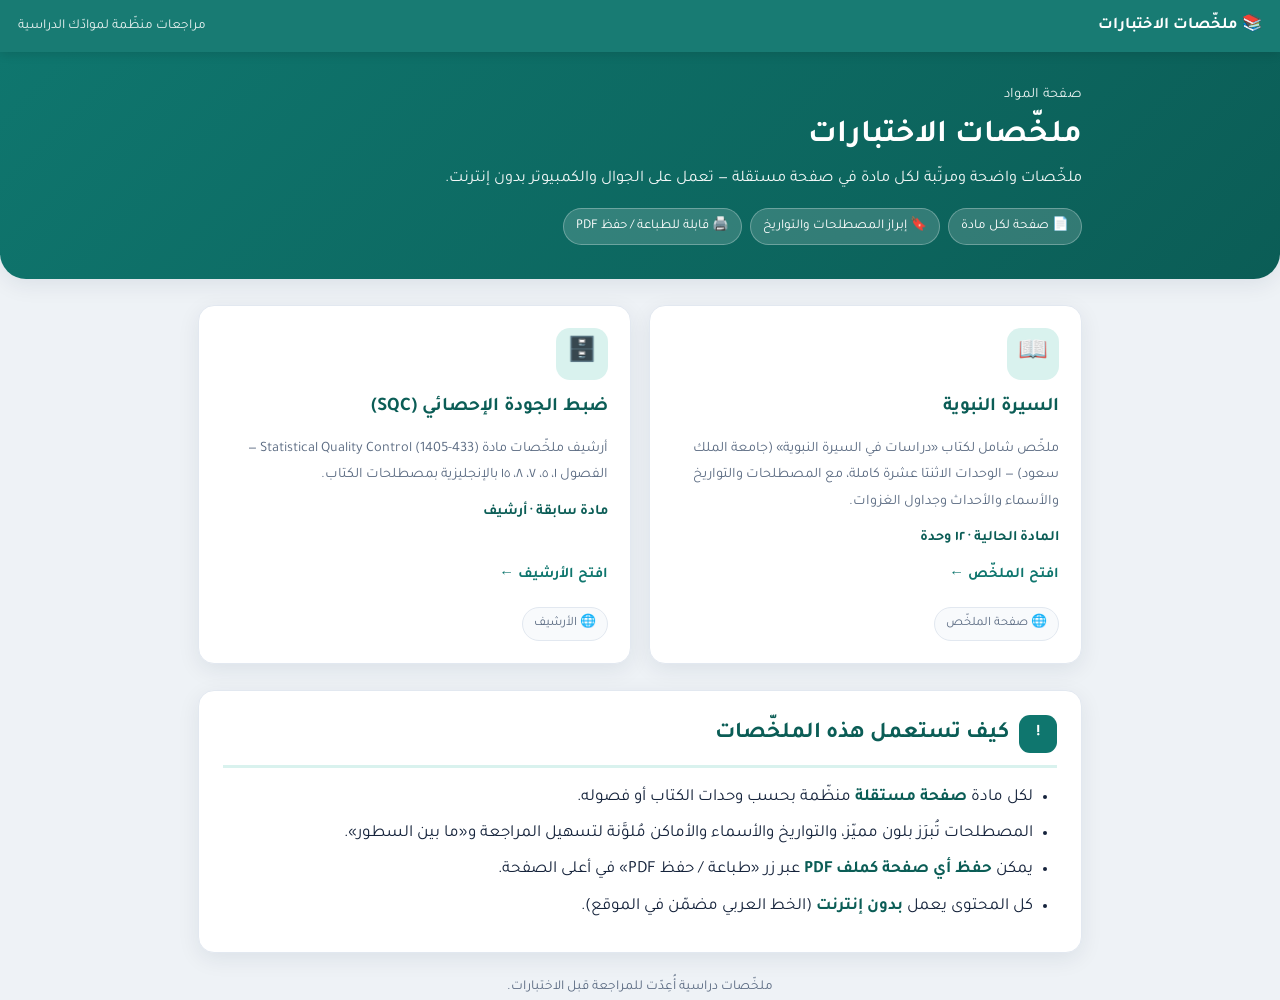
<file: docs/index.html>
<!DOCTYPE html>
<html lang="ar" dir="rtl">
<head>
<meta charset="utf-8">
<meta name="viewport" content="width=device-width, initial-scale=1">
<title>ملخّصات الاختبارات</title>
<meta name="description" content="ملخّصات دراسية منظّمة لموادّ الاختبارات: السيرة النبوية (دراسات في السيرة النبوية)، وأرشيف ضبط الجودة الإحصائي (SQC).">
<link rel="stylesheet" href="assets/fonts.css">
<link rel="stylesheet" href="assets/styles.css">
</head>
<body dir="rtl">
<div class="topbar">
  <span class="brand">📚 ملخّصات الاختبارات</span>
  <span style="font-size:.85rem;opacity:.9">مراجعات منظّمة لموادّك الدراسية</span>
</div>

<header class="hero">
  <div class="wrap">
    <p class="eyebrow">صفحة المواد</p>
    <h1>ملخّصات الاختبارات</h1>
    <p class="sub">ملخّصات واضحة ومرتّبة لكل مادة في صفحة مستقلة — تعمل على الجوال والكمبيوتر بدون إنترنت.</p>
    <div class="chips">
      <span class="chip">📄 صفحة لكل مادة</span>
      <span class="chip">🔖 إبراز المصطلحات والتواريخ</span>
      <span class="chip">🖨️ قابلة للطباعة / حفظ PDF</span>
    </div>
  </div>
</header>

<main class="wrap">
  <div class="cards">

    <div class="card">
      <a class="card-main" href="seerah.html">
        <span class="ico">📖</span>
        <h3>السيرة النبوية</h3>
        <p class="meta">ملخّص شامل لكتاب «دراسات في السيرة النبوية» (جامعة الملك سعود) — الوحدات الاثنتا عشرة كاملة، مع المصطلحات والتواريخ والأسماء والأحداث وجداول الغزوات.</p>
        <p class="meta accent">المادة الحالية · ١٢ وحدة</p>
        <span class="go">افتح الملخّص ←</span>
      </a>
      <div class="dl-row no-print">
        <a class="dl" href="seerah.html">🌐 صفحة الملخّص</a>
      </div>
    </div>

    <div class="card">
      <a class="card-main" href="sqc.html">
        <span class="ico">🗄️</span>
        <h3>ضبط الجودة الإحصائي (SQC)</h3>
        <p class="meta">أرشيف ملخّصات مادة Statistical Quality Control (1405-433) — الفصول ١، ٥، ٧، ٨، ١٥ بالإنجليزية بمصطلحات الكتاب.</p>
        <p class="meta accent">مادة سابقة · أرشيف</p>
        <span class="go">افتح الأرشيف ←</span>
      </a>
      <div class="dl-row no-print">
        <a class="dl" href="sqc.html">🌐 الأرشيف</a>
      </div>
    </div>

  </div>

  <section>
    <h2><span class="num">!</span> كيف تستعمل هذه الملخّصات</h2>
    <ul>
      <li>لكل مادة <strong>صفحة مستقلة</strong> منظّمة بحسب وحدات الكتاب أو فصوله.</li>
      <li>المصطلحات تُبرَز بلون مميّز، والتواريخ والأسماء والأماكن مُلوَّنة لتسهيل المراجعة و«ما بين السطور».</li>
      <li>يمكن <strong>حفظ أي صفحة كملف PDF</strong> عبر زر «طباعة / حفظ PDF» في أعلى الصفحة.</li>
      <li>كل المحتوى يعمل <strong>بدون إنترنت</strong> (الخط العربي مضمّن في الموقع).</li>
    </ul>
  </section>
</main>

<footer class="wrap">
  ملخّصات دراسية أُعِدّت للمراجعة قبل الاختبارات.
</footer>
</body>
</html>
</file>
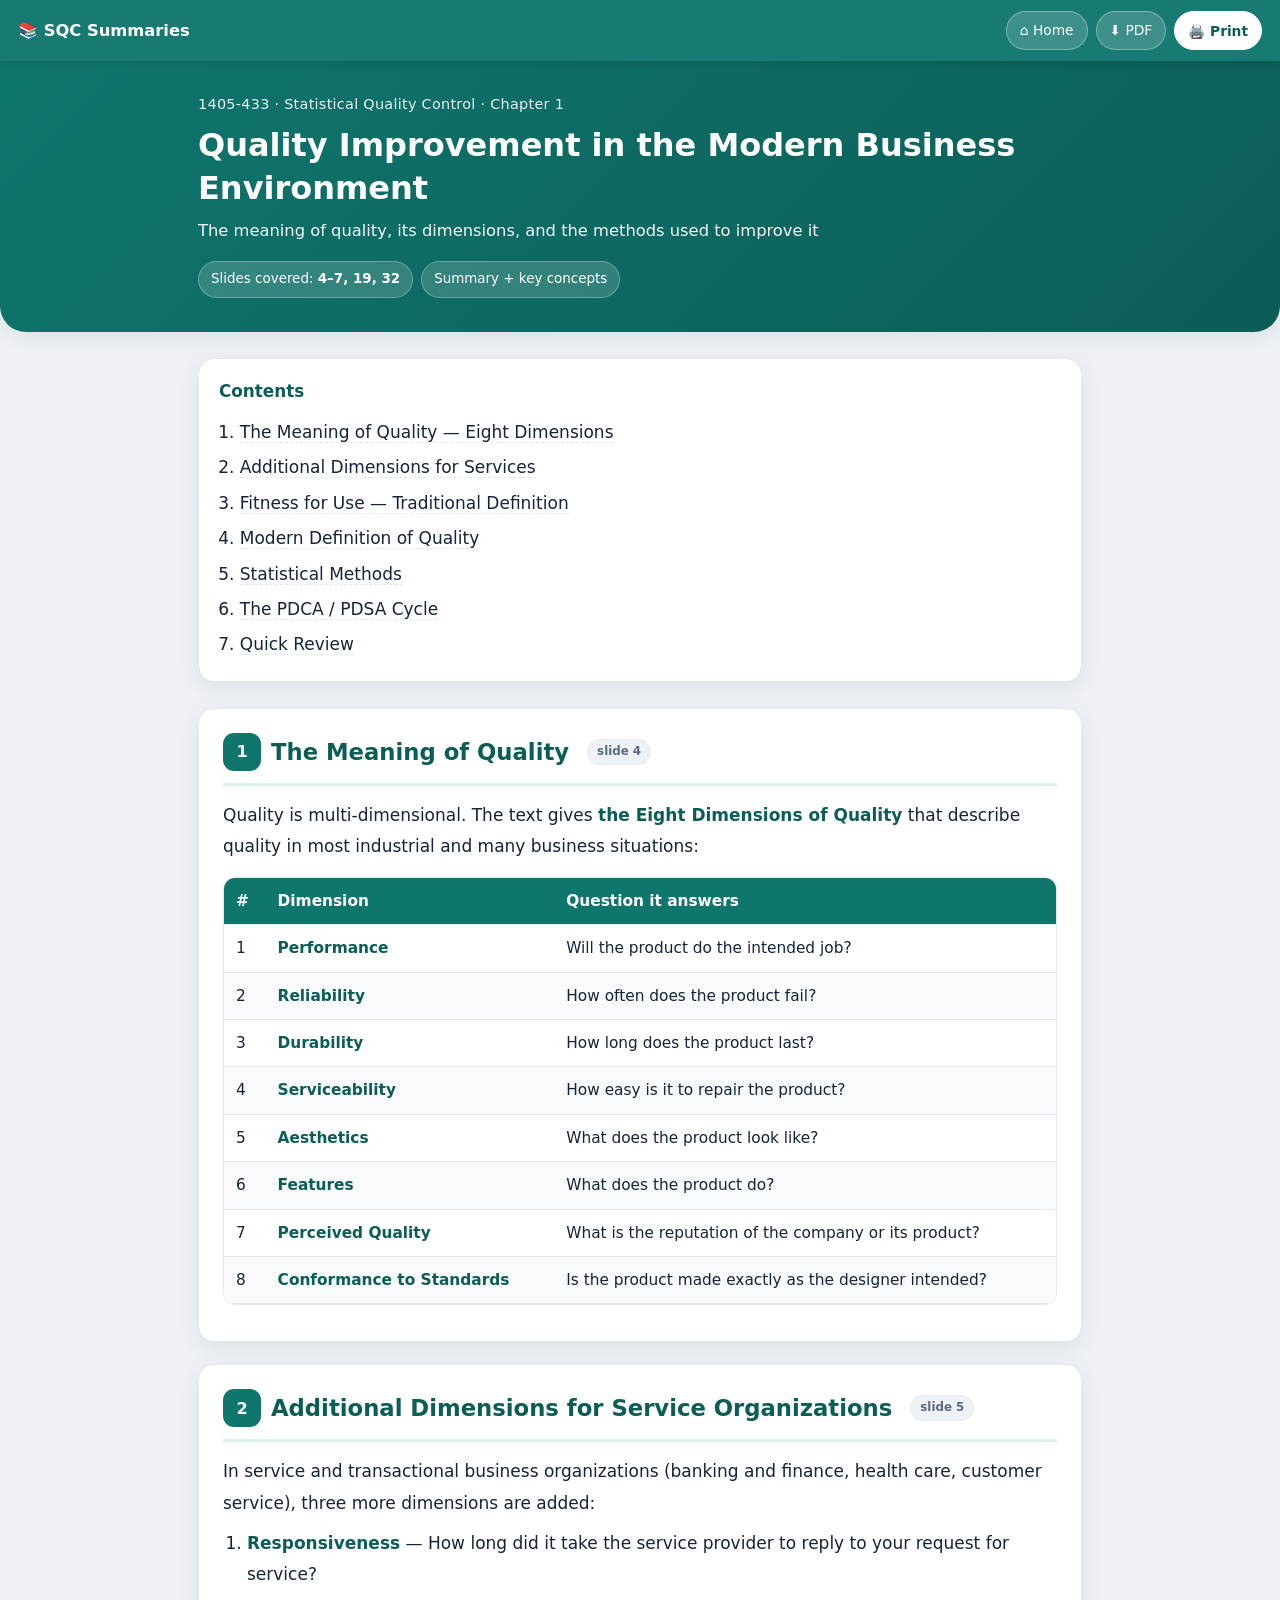
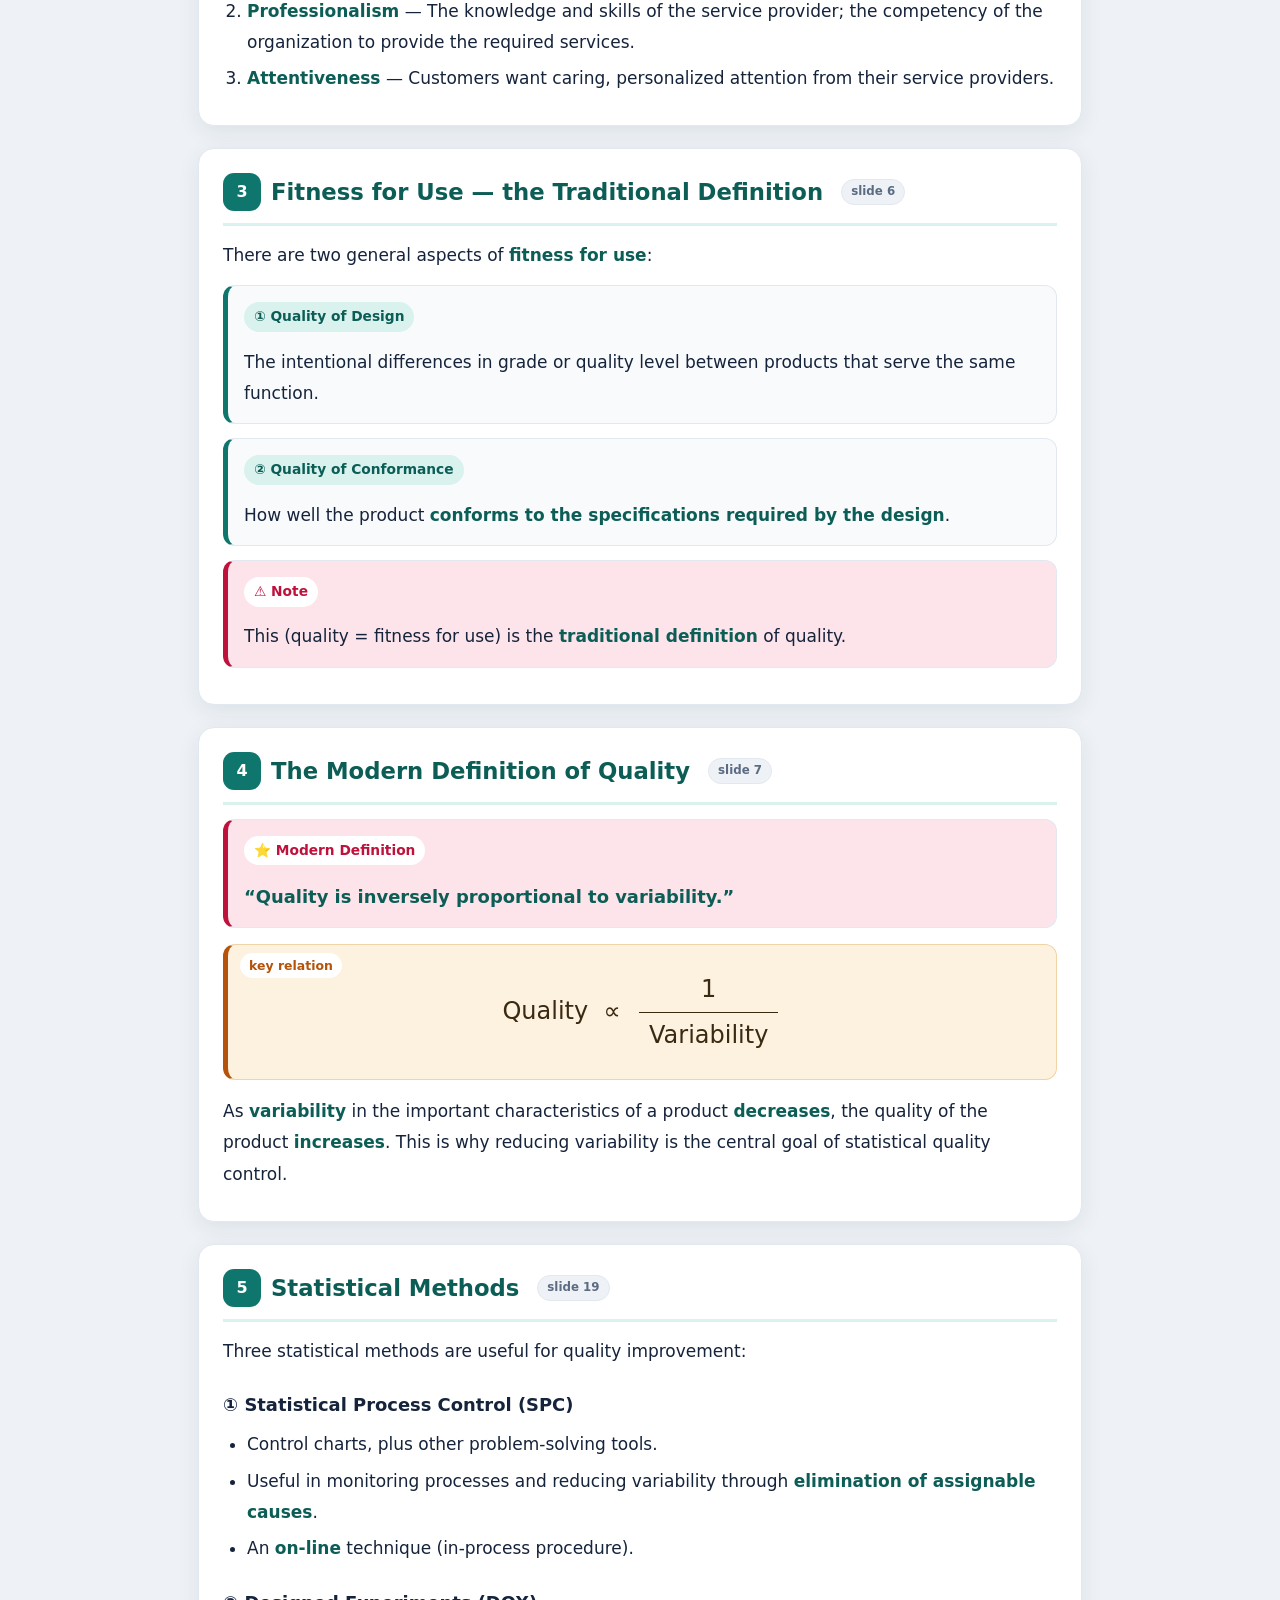
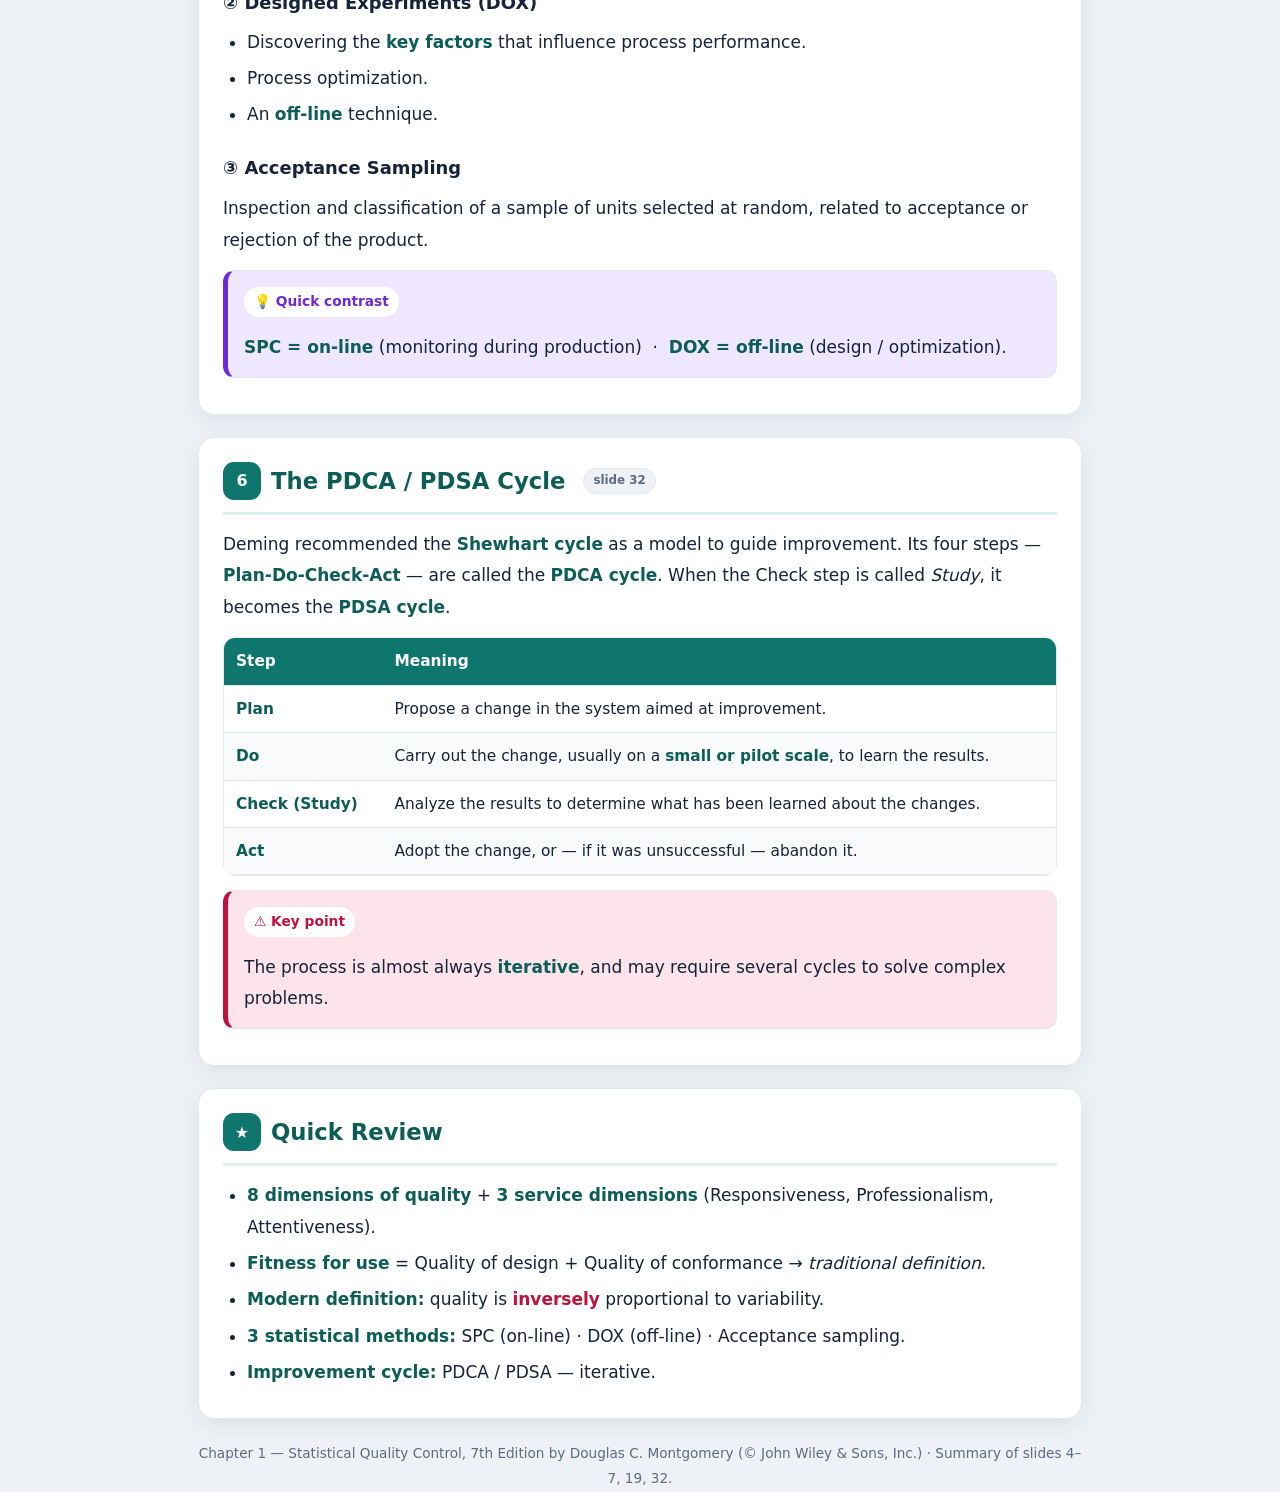
<file: docs/chapter1.html>
<!DOCTYPE html>
<html lang="en" dir="ltr">
<head>
<meta charset="utf-8">
<meta name="viewport" content="width=device-width, initial-scale=1">
<title>Chapter 1 — Quality Improvement (Summary)</title>
<meta name="description" content="Summary of Chapter 1: meaning and dimensions of quality, fitness for use, modern definition, statistical methods, and the PDCA cycle. Slides 4–7, 19, 32.">
<link rel="stylesheet" href="assets/fonts.css">
<link rel="stylesheet" href="assets/styles.css">
</head>
<body dir="ltr">
<div class="topbar">
  <a class="brand" href="sqc.html">📚 SQC Summaries</a>
  <span class="actions no-print">
    <a class="btn" href="sqc.html">⌂ Home</a>
    <a class="btn" href="chapter1.pdf">⬇️ PDF</a>
    <button class="btn btn-solid" onclick="window.print()">🖨️ Print</button>
  </span>
</div>

<header class="hero">
  <div class="wrap">
    <p class="eyebrow">1405-433 · Statistical Quality Control · Chapter 1</p>
    <h1>Quality Improvement in the Modern Business Environment</h1>
    <p class="sub">The meaning of quality, its dimensions, and the methods used to improve it</p>
    <div class="chips">
      <span class="chip">Slides covered: <b>4–7, 19, 32</b></span>
      <span class="chip">Summary + key concepts</span>
    </div>
  </div>
</header>

<main class="wrap">
  <nav class="toc">
    <h2>Contents</h2>
    <ol>
      <li><a href="#s1">The Meaning of Quality — Eight Dimensions</a></li>
      <li><a href="#s2">Additional Dimensions for Services</a></li>
      <li><a href="#s3">Fitness for Use — Traditional Definition</a></li>
      <li><a href="#s4">Modern Definition of Quality</a></li>
      <li><a href="#s5">Statistical Methods</a></li>
      <li><a href="#s6">The PDCA / PDSA Cycle</a></li>
      <li><a href="#s7">Quick Review</a></li>
    </ol>
  </nav>

  <!-- ===== 1 ===== -->
  <section id="s1">
    <h2><span class="num">1</span> The Meaning of Quality <span class="slide-ref">slide 4</span></h2>
    <p>Quality is multi-dimensional. The text gives <strong>the Eight Dimensions of Quality</strong> that describe quality in most industrial and many business situations:</p>
    <div class="tablewrap">
      <table>
        <thead><tr><th>#</th><th>Dimension</th><th>Question it answers</th></tr></thead>
        <tbody>
          <tr><td>1</td><td><strong>Performance</strong></td><td>Will the product do the intended job?</td></tr>
          <tr><td>2</td><td><strong>Reliability</strong></td><td>How often does the product fail?</td></tr>
          <tr><td>3</td><td><strong>Durability</strong></td><td>How long does the product last?</td></tr>
          <tr><td>4</td><td><strong>Serviceability</strong></td><td>How easy is it to repair the product?</td></tr>
          <tr><td>5</td><td><strong>Aesthetics</strong></td><td>What does the product look like?</td></tr>
          <tr><td>6</td><td><strong>Features</strong></td><td>What does the product do?</td></tr>
          <tr><td>7</td><td><strong>Perceived Quality</strong></td><td>What is the reputation of the company or its product?</td></tr>
          <tr><td>8</td><td><strong>Conformance to Standards</strong></td><td>Is the product made exactly as the designer intended?</td></tr>
        </tbody>
      </table>
    </div>
  </section>

  <!-- ===== 2 ===== -->
  <section id="s2">
    <h2><span class="num">2</span> Additional Dimensions for Service Organizations <span class="slide-ref">slide 5</span></h2>
    <p>In service and transactional business organizations (banking and finance, health care, customer service), three more dimensions are added:</p>
    <ol>
      <li><strong>Responsiveness</strong> — How long did it take the service provider to reply to your request for service?</li>
      <li><strong>Professionalism</strong> — The knowledge and skills of the service provider; the competency of the organization to provide the required services.</li>
      <li><strong>Attentiveness</strong> — Customers want caring, personalized attention from their service providers.</li>
    </ol>
  </section>

  <!-- ===== 3 ===== -->
  <section id="s3">
    <h2><span class="num">3</span> Fitness for Use — the Traditional Definition <span class="slide-ref">slide 6</span></h2>
    <p>There are two general aspects of <strong>fitness for use</strong>:</p>
    <div class="box def">
      <span class="tag">① Quality of Design</span>
      <p>The intentional differences in grade or quality level between products that serve the same function.</p>
    </div>
    <div class="box def">
      <span class="tag">② Quality of Conformance</span>
      <p>How well the product <strong>conforms to the specifications required by the design</strong>.</p>
    </div>
    <div class="box important">
      <span class="tag">⚠ Note</span>
      <p>This (quality = fitness for use) is the <strong>traditional definition</strong> of quality.</p>
    </div>
  </section>

  <!-- ===== 4 ===== -->
  <section id="s4">
    <h2><span class="num">4</span> The Modern Definition of Quality <span class="slide-ref">slide 7</span></h2>
    <div class="box important">
      <span class="tag">⭐ Modern Definition</span>
      <p style="font-size:1.12rem"><strong>“Quality is inversely proportional to variability.”</strong></p>
    </div>
    <div class="formula">
      <span class="tag">key relation</span>
      <span class="eq">Quality &nbsp;∝&nbsp; <span class="frac"><span>1</span><span>Variability</span></span></span>
    </div>
    <p>As <strong>variability</strong> in the important characteristics of a product <strong>decreases</strong>, the quality of the product <strong>increases</strong>. This is why reducing variability is the central goal of statistical quality control.</p>
  </section>

  <!-- ===== 5 ===== -->
  <section id="s5">
    <h2><span class="num">5</span> Statistical Methods <span class="slide-ref">slide 19</span></h2>
    <p>Three statistical methods are useful for quality improvement:</p>

    <h3>① Statistical Process Control (SPC)</h3>
    <ul>
      <li>Control charts, plus other problem-solving tools.</li>
      <li>Useful in monitoring processes and reducing variability through <strong>elimination of assignable causes</strong>.</li>
      <li>An <strong>on-line</strong> technique (in-process procedure).</li>
    </ul>

    <h3>② Designed Experiments (DOX)</h3>
    <ul>
      <li>Discovering the <strong>key factors</strong> that influence process performance.</li>
      <li>Process optimization.</li>
      <li>An <strong>off-line</strong> technique.</li>
    </ul>

    <h3>③ Acceptance Sampling</h3>
    <p>Inspection and classification of a sample of units selected at random, related to acceptance or rejection of the product.</p>

    <div class="box tip">
      <span class="tag">💡 Quick contrast</span>
      <p><strong>SPC = on-line</strong> (monitoring during production) &nbsp;·&nbsp; <strong>DOX = off-line</strong> (design / optimization).</p>
    </div>
  </section>

  <!-- ===== 6 ===== -->
  <section id="s6">
    <h2><span class="num">6</span> The PDCA / PDSA Cycle <span class="slide-ref">slide 32</span></h2>
    <p>Deming recommended the <strong>Shewhart cycle</strong> as a model to guide improvement. Its four steps — <strong>Plan-Do-Check-Act</strong> — are called the <strong>PDCA cycle</strong>. When the Check step is called <em>Study</em>, it becomes the <strong>PDSA cycle</strong>.</p>
    <div class="tablewrap">
      <table>
        <thead><tr><th>Step</th><th>Meaning</th></tr></thead>
        <tbody>
          <tr><td><strong>Plan</strong></td><td>Propose a change in the system aimed at improvement.</td></tr>
          <tr><td><strong>Do</strong></td><td>Carry out the change, usually on a <strong>small or pilot scale</strong>, to learn the results.</td></tr>
          <tr><td><strong>Check (Study)</strong></td><td>Analyze the results to determine what has been learned about the changes.</td></tr>
          <tr><td><strong>Act</strong></td><td>Adopt the change, or — if it was unsuccessful — abandon it.</td></tr>
        </tbody>
      </table>
    </div>
    <div class="box important">
      <span class="tag">⚠ Key point</span>
      <p>The process is almost always <strong>iterative</strong>, and may require several cycles to solve complex problems.</p>
    </div>
  </section>

  <!-- ===== 7 ===== -->
  <section id="s7">
    <h2><span class="num">★</span> Quick Review</h2>
    <ul>
      <li><strong>8 dimensions of quality</strong> + <strong>3 service dimensions</strong> (Responsiveness, Professionalism, Attentiveness).</li>
      <li><strong>Fitness for use</strong> = Quality of design + Quality of conformance → <em>traditional definition</em>.</li>
      <li><strong>Modern definition:</strong> quality is <span style="color:var(--rose);font-weight:700">inversely</span> proportional to variability.</li>
      <li><strong>3 statistical methods:</strong> SPC (on-line) · DOX (off-line) · Acceptance sampling.</li>
      <li><strong>Improvement cycle:</strong> PDCA / PDSA — iterative.</li>
    </ul>
  </section>
</main>

<footer class="wrap">
  Chapter 1 — Statistical Quality Control, 7th Edition by Douglas C. Montgomery (© John Wiley &amp; Sons, Inc.) · Summary of slides 4–7, 19, 32.
</footer>
</body>
</html>
</file>
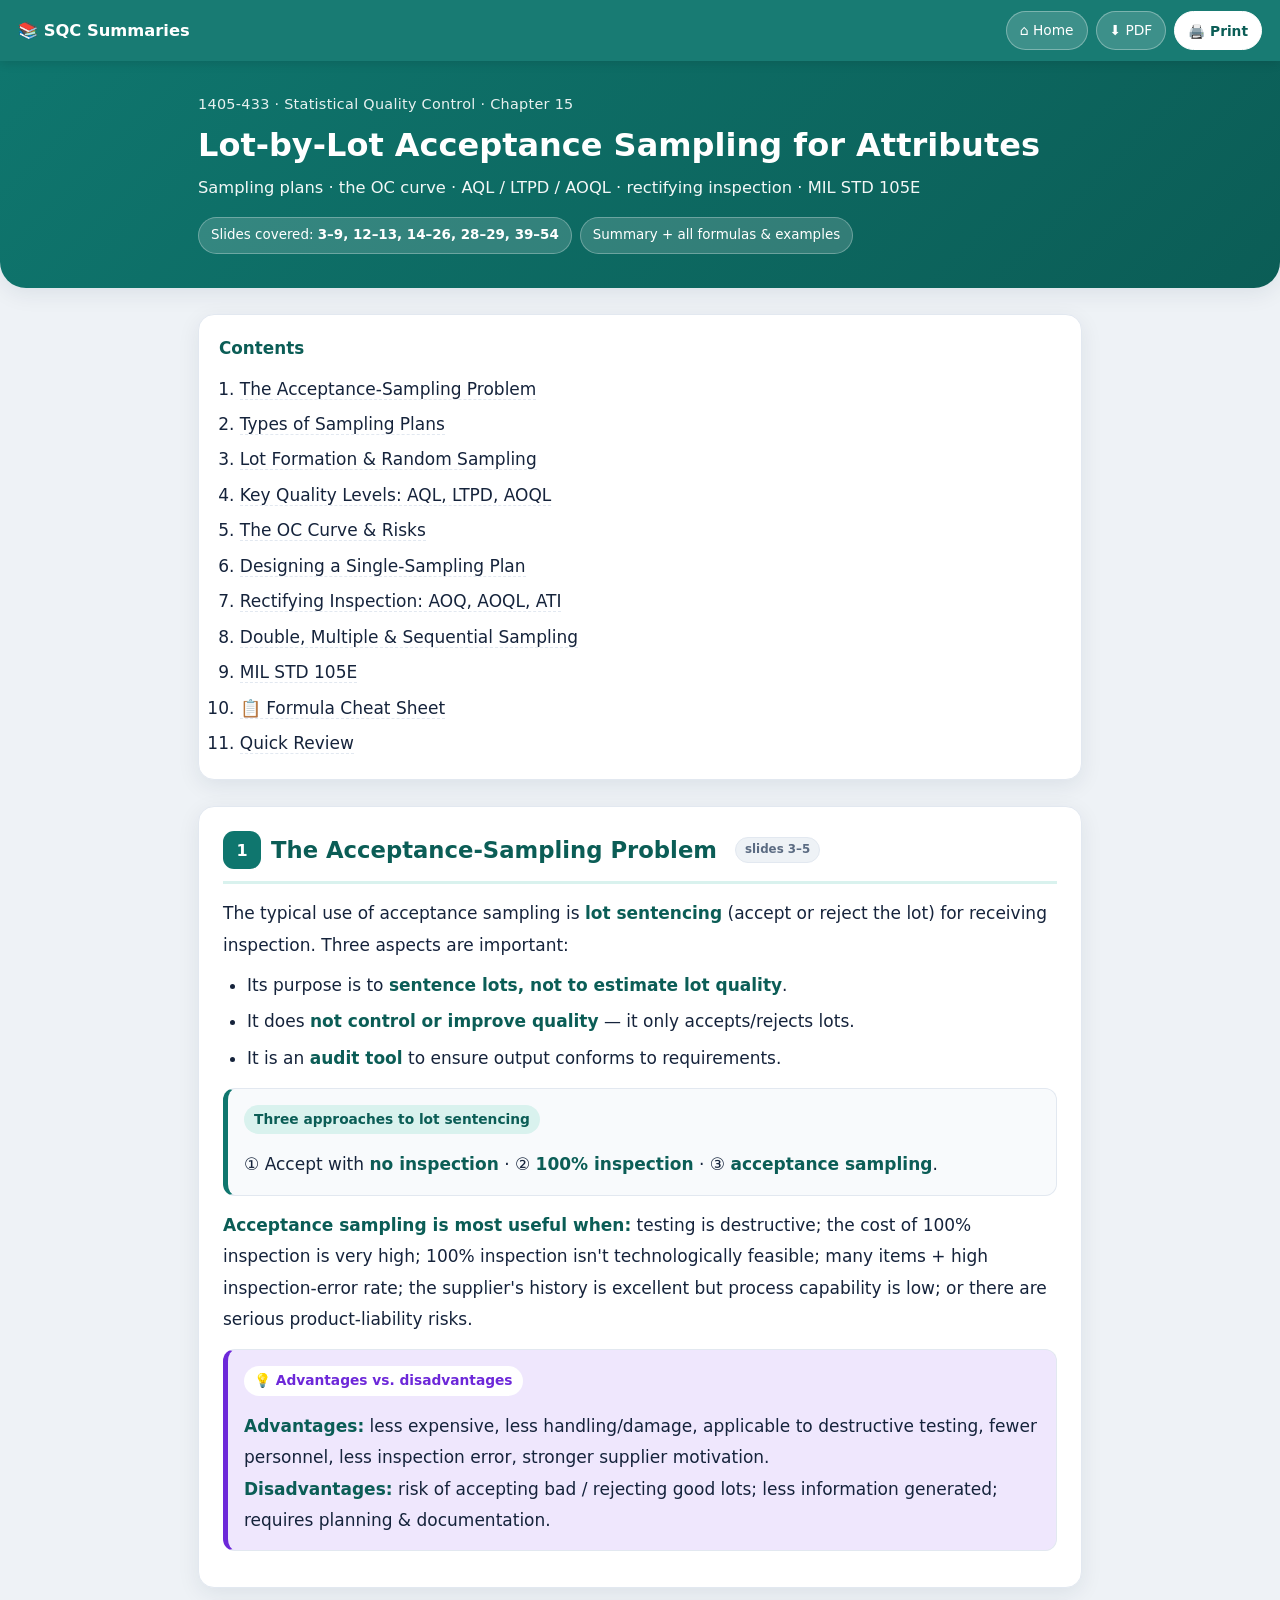
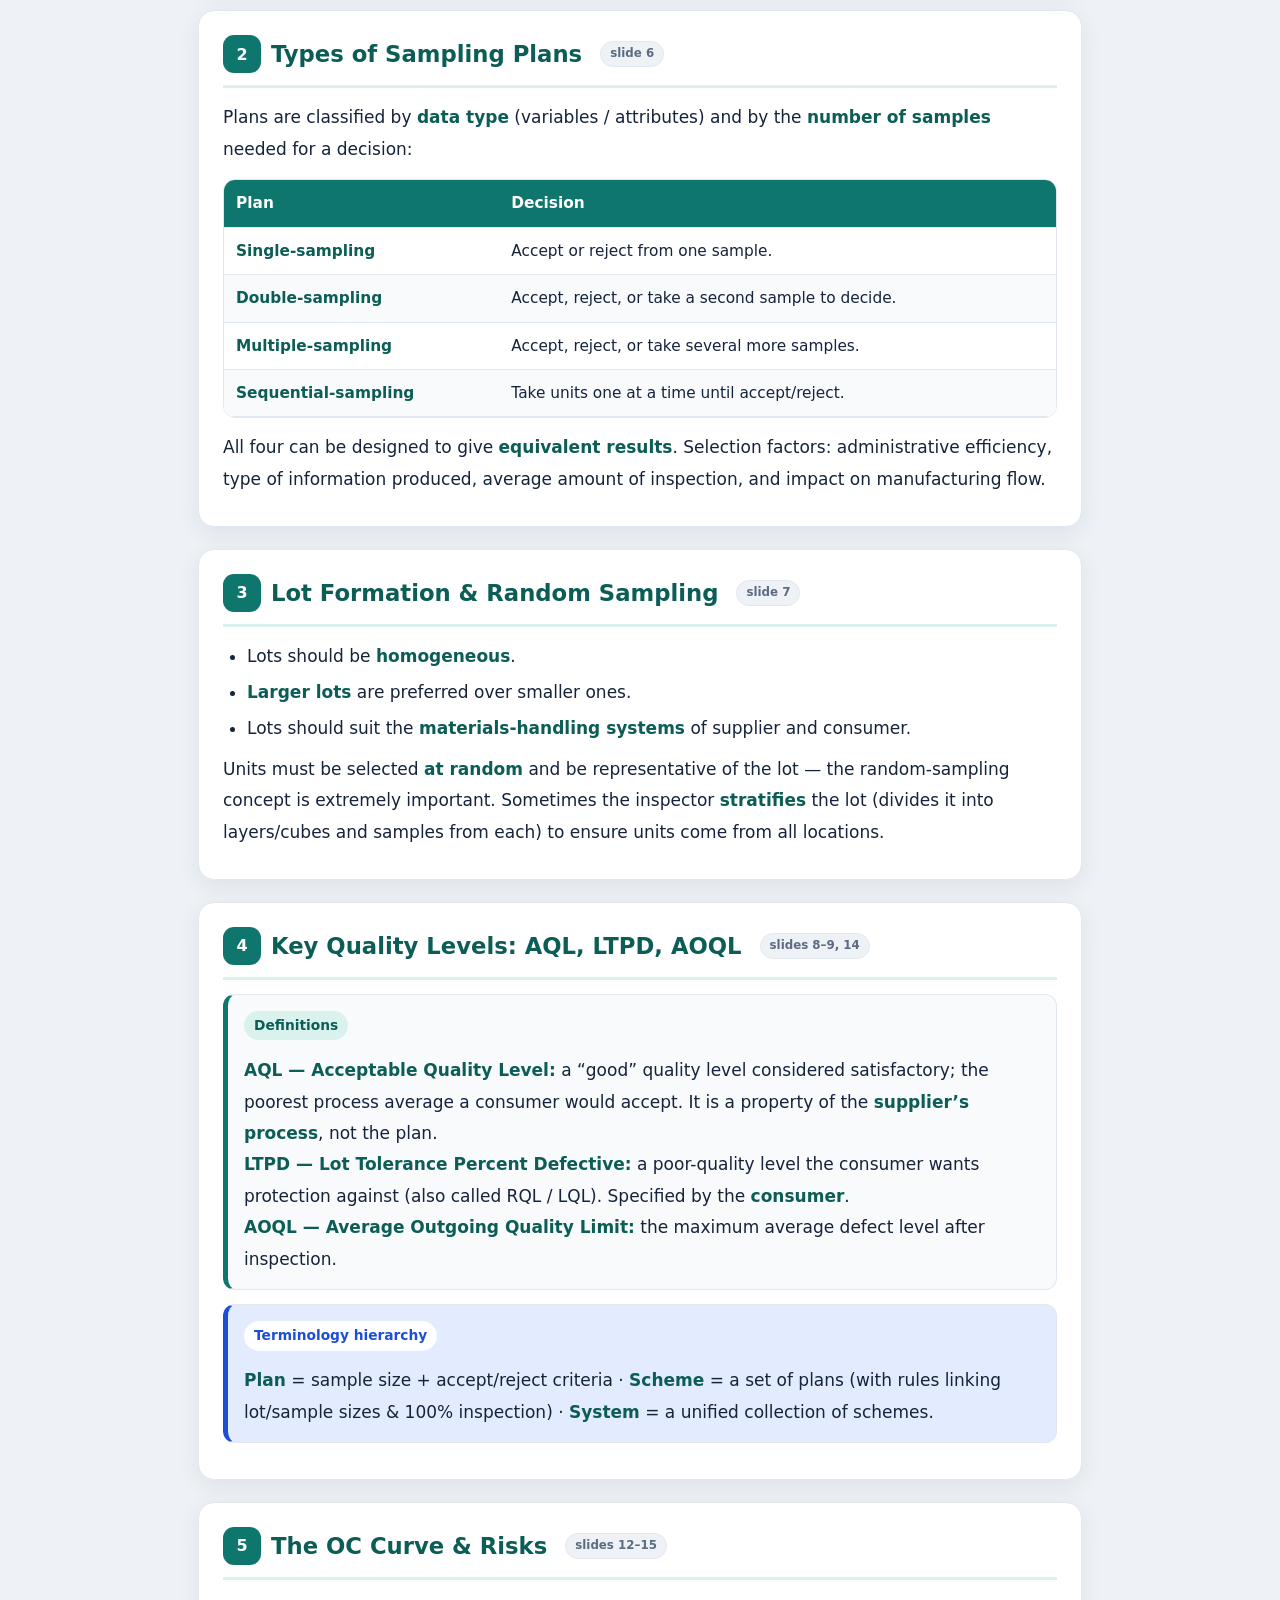
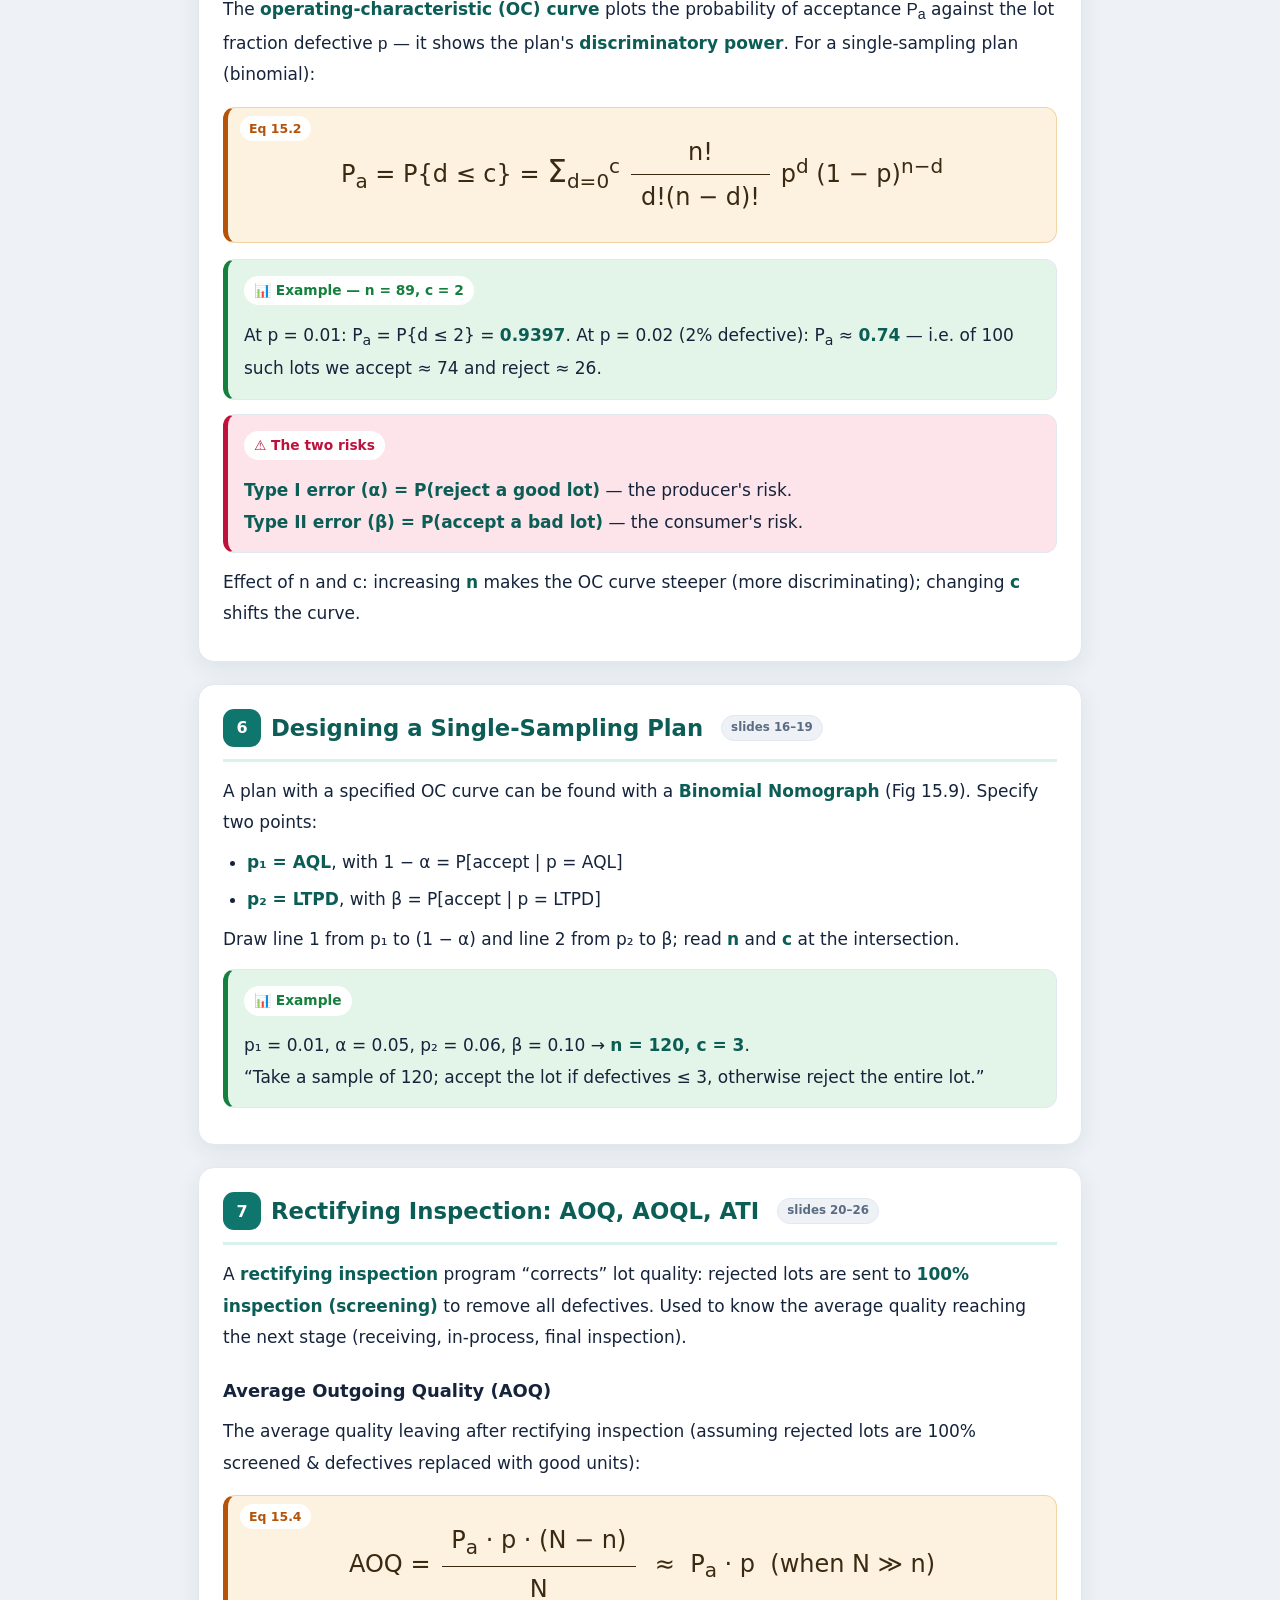
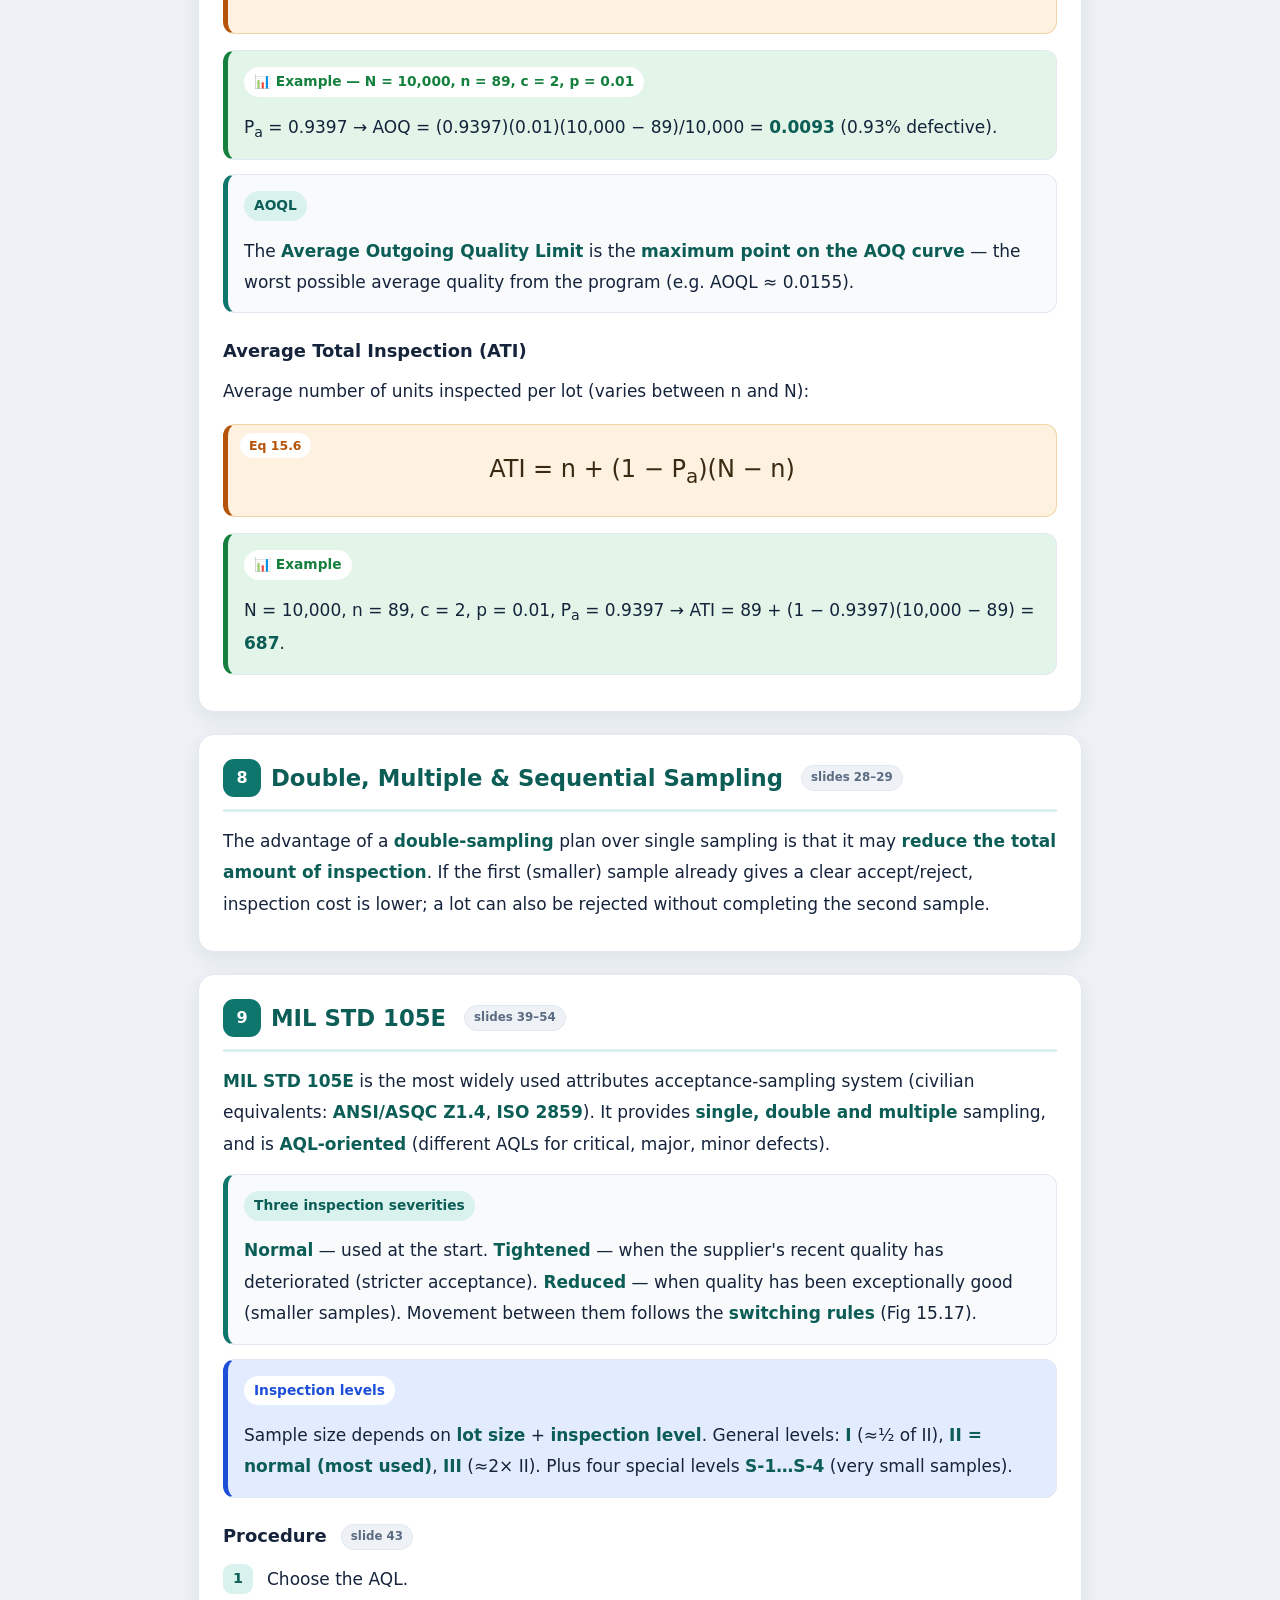
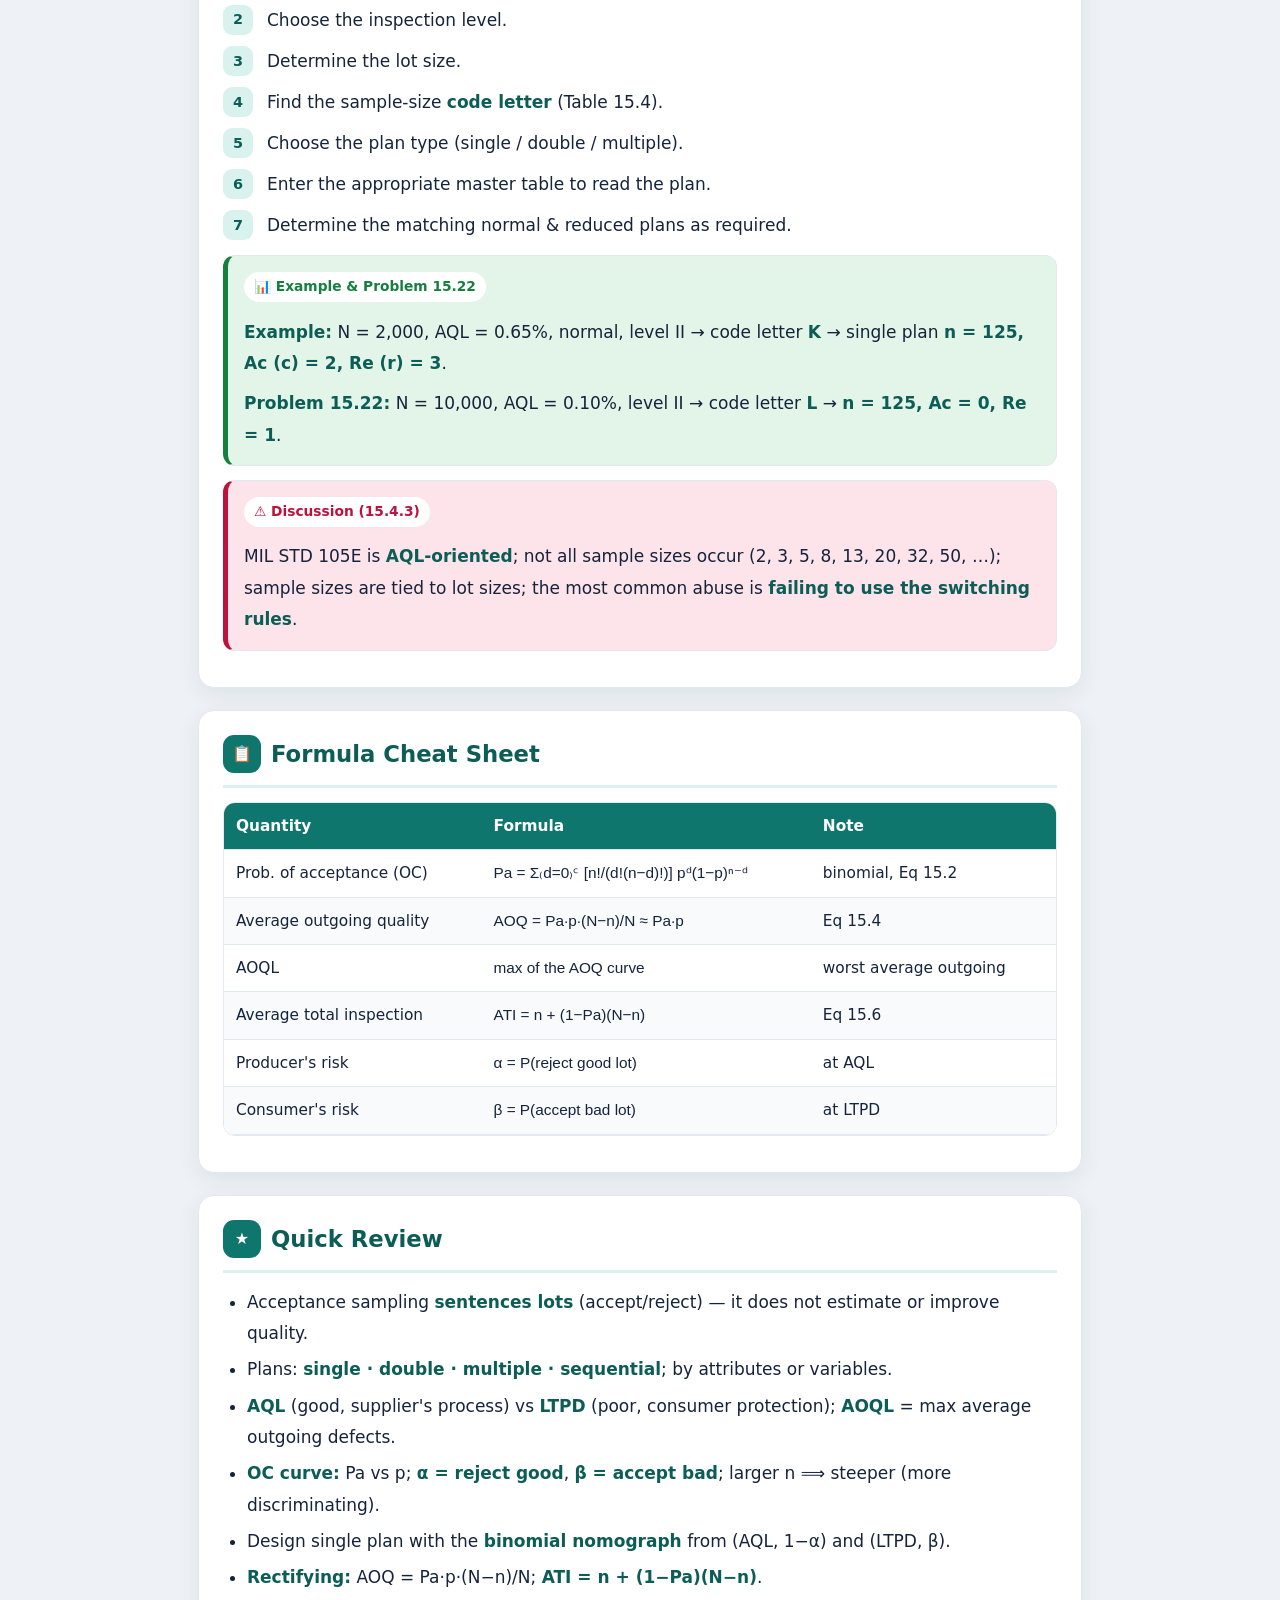
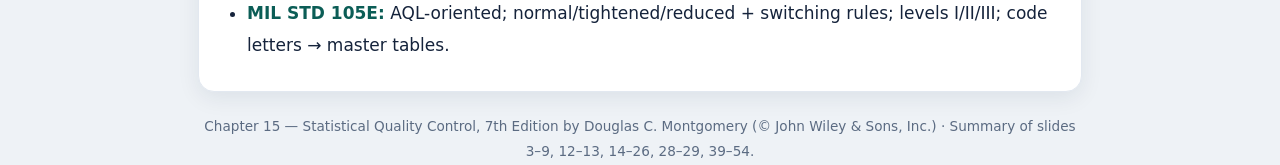
<file: docs/chapter15.html>
<!DOCTYPE html>
<html lang="en" dir="ltr">
<head>
<meta charset="utf-8">
<meta name="viewport" content="width=device-width, initial-scale=1">
<title>Chapter 15 — Lot-by-Lot Acceptance Sampling (Summary)</title>
<meta name="description" content="Summary of Chapter 15: acceptance sampling for attributes — sampling plans, OC curve, AQL/LTPD/AOQL, single-sampling plan design, rectifying inspection (AOQ, ATI), double/multiple/sequential sampling, and MIL STD 105E. Slides 3–9, 12–26, 28–29, 39–54.">
<link rel="stylesheet" href="assets/fonts.css">
<link rel="stylesheet" href="assets/styles.css">
</head>
<body dir="ltr">
<div class="topbar">
  <a class="brand" href="sqc.html">📚 SQC Summaries</a>
  <span class="actions no-print">
    <a class="btn" href="sqc.html">⌂ Home</a>
    <a class="btn" href="chapter15.pdf">⬇️ PDF</a>
    <button class="btn btn-solid" onclick="window.print()">🖨️ Print</button>
  </span>
</div>

<header class="hero">
  <div class="wrap">
    <p class="eyebrow">1405-433 · Statistical Quality Control · Chapter 15</p>
    <h1>Lot-by-Lot Acceptance Sampling for Attributes</h1>
    <p class="sub">Sampling plans · the OC curve · AQL / LTPD / AOQL · rectifying inspection · MIL STD 105E</p>
    <div class="chips">
      <span class="chip">Slides covered: <b>3–9, 12–13, 14–26, 28–29, 39–54</b></span>
      <span class="chip">Summary + all formulas &amp; examples</span>
    </div>
  </div>
</header>

<main class="wrap">
  <nav class="toc">
    <h2>Contents</h2>
    <ol>
      <li><a href="#s1">The Acceptance-Sampling Problem</a></li>
      <li><a href="#s2">Types of Sampling Plans</a></li>
      <li><a href="#s3">Lot Formation &amp; Random Sampling</a></li>
      <li><a href="#s4">Key Quality Levels: AQL, LTPD, AOQL</a></li>
      <li><a href="#s5">The OC Curve &amp; Risks</a></li>
      <li><a href="#s6">Designing a Single-Sampling Plan</a></li>
      <li><a href="#s7">Rectifying Inspection: AOQ, AOQL, ATI</a></li>
      <li><a href="#s8">Double, Multiple &amp; Sequential Sampling</a></li>
      <li><a href="#s9">MIL STD 105E</a></li>
      <li><a href="#s10">📋 Formula Cheat Sheet</a></li>
      <li><a href="#s11">Quick Review</a></li>
    </ol>
  </nav>

  <!-- 1 -->
  <section id="s1">
    <h2><span class="num">1</span> The Acceptance-Sampling Problem <span class="slide-ref">slides 3–5</span></h2>
    <p>The typical use of acceptance sampling is <strong>lot sentencing</strong> (accept or reject the lot) for receiving inspection. Three aspects are important:</p>
    <ul>
      <li>Its purpose is to <strong>sentence lots, not to estimate lot quality</strong>.</li>
      <li>It does <strong>not control or improve quality</strong> — it only accepts/rejects lots.</li>
      <li>It is an <strong>audit tool</strong> to ensure output conforms to requirements.</li>
    </ul>
    <div class="box def">
      <span class="tag">Three approaches to lot sentencing</span>
      <p>① Accept with <strong>no inspection</strong> · ② <strong>100% inspection</strong> · ③ <strong>acceptance sampling</strong>.</p>
    </div>
    <p><strong>Acceptance sampling is most useful when:</strong> testing is destructive; the cost of 100% inspection is very high; 100% inspection isn't technologically feasible; many items + high inspection-error rate; the supplier's history is excellent but process capability is low; or there are serious product-liability risks.</p>
    <div class="box tip">
      <span class="tag">💡 Advantages vs. disadvantages</span>
      <p><strong>Advantages:</strong> less expensive, less handling/damage, applicable to destructive testing, fewer personnel, less inspection error, stronger supplier motivation.<br>
      <strong>Disadvantages:</strong> risk of accepting bad / rejecting good lots; less information generated; requires planning &amp; documentation.</p>
    </div>
  </section>

  <!-- 2 -->
  <section id="s2">
    <h2><span class="num">2</span> Types of Sampling Plans <span class="slide-ref">slide 6</span></h2>
    <p>Plans are classified by <strong>data type</strong> (variables / attributes) and by the <strong>number of samples</strong> needed for a decision:</p>
    <div class="tablewrap">
      <table>
        <thead><tr><th>Plan</th><th>Decision</th></tr></thead>
        <tbody>
          <tr><td><strong>Single-sampling</strong></td><td>Accept or reject from one sample.</td></tr>
          <tr><td><strong>Double-sampling</strong></td><td>Accept, reject, or take a second sample to decide.</td></tr>
          <tr><td><strong>Multiple-sampling</strong></td><td>Accept, reject, or take several more samples.</td></tr>
          <tr><td><strong>Sequential-sampling</strong></td><td>Take units one at a time until accept/reject.</td></tr>
        </tbody>
      </table>
    </div>
    <p>All four can be designed to give <strong>equivalent results</strong>. Selection factors: administrative efficiency, type of information produced, average amount of inspection, and impact on manufacturing flow.</p>
  </section>

  <!-- 3 -->
  <section id="s3">
    <h2><span class="num">3</span> Lot Formation &amp; Random Sampling <span class="slide-ref">slide 7</span></h2>
    <ul>
      <li>Lots should be <strong>homogeneous</strong>.</li>
      <li><strong>Larger lots</strong> are preferred over smaller ones.</li>
      <li>Lots should suit the <strong>materials-handling systems</strong> of supplier and consumer.</li>
    </ul>
    <p>Units must be selected <strong>at random</strong> and be representative of the lot — the random-sampling concept is extremely important. Sometimes the inspector <strong>stratifies</strong> the lot (divides it into layers/cubes and samples from each) to ensure units come from all locations.</p>
  </section>

  <!-- 4 -->
  <section id="s4">
    <h2><span class="num">4</span> Key Quality Levels: AQL, LTPD, AOQL <span class="slide-ref">slides 8–9, 14</span></h2>
    <div class="box def">
      <span class="tag">Definitions</span>
      <p><strong>AQL — Acceptable Quality Level:</strong> a “good” quality level considered satisfactory; the poorest process average a consumer would accept. It is a property of the <strong>supplier’s process</strong>, not the plan.<br>
      <strong>LTPD — Lot Tolerance Percent Defective:</strong> a poor-quality level the consumer wants protection against (also called RQL / LQL). Specified by the <strong>consumer</strong>.<br>
      <strong>AOQL — Average Outgoing Quality Limit:</strong> the maximum average defect level after inspection.</p>
    </div>
    <div class="box note">
      <span class="tag">Terminology hierarchy</span>
      <p><strong>Plan</strong> = sample size + accept/reject criteria · <strong>Scheme</strong> = a set of plans (with rules linking lot/sample sizes &amp; 100% inspection) · <strong>System</strong> = a unified collection of schemes.</p>
    </div>
  </section>

  <!-- 5 -->
  <section id="s5">
    <h2><span class="num">5</span> The OC Curve &amp; Risks <span class="slide-ref">slides 12–15</span></h2>
    <p>The <strong>operating-characteristic (OC) curve</strong> plots the probability of acceptance <span class="en">P<sub>a</sub></span> against the lot fraction defective <span class="en">p</span> — it shows the plan's <strong>discriminatory power</strong>. For a single-sampling plan (binomial):</p>
    <div class="formula">
      <span class="tag">Eq 15.2</span>
      <span class="eq">P<sub>a</sub> = P{d ≤ c} = <span style="font-size:1.3em">Σ</span><sub>d=0</sub><sup>c</sup> <span class="frac"><span>n!</span><span>d!(n − d)!</span></span> p<sup>d</sup> (1 − p)<sup>n−d</sup></span>
    </div>
    <div class="box example">
      <span class="tag">📊 Example — n = 89, c = 2</span>
      <p>At p = 0.01: P<sub>a</sub> = P{d ≤ 2} = <strong>0.9397</strong>. At p = 0.02 (2% defective): P<sub>a</sub> ≈ <strong>0.74</strong> — i.e. of 100 such lots we accept ≈ 74 and reject ≈ 26.</p>
    </div>
    <div class="box important">
      <span class="tag">⚠ The two risks</span>
      <p><strong>Type I error (α) = P(reject a good lot)</strong> — the producer's risk.<br>
      <strong>Type II error (β) = P(accept a bad lot)</strong> — the consumer's risk.</p>
    </div>
    <p>Effect of n and c: increasing <strong>n</strong> makes the OC curve steeper (more discriminating); changing <strong>c</strong> shifts the curve.</p>
  </section>

  <!-- 6 -->
  <section id="s6">
    <h2><span class="num">6</span> Designing a Single-Sampling Plan <span class="slide-ref">slides 16–19</span></h2>
    <p>A plan with a specified OC curve can be found with a <strong>Binomial Nomograph</strong> (Fig 15.9). Specify two points:</p>
    <ul>
      <li><strong>p₁ = AQL</strong>, with 1 − α = P[accept | p = AQL]</li>
      <li><strong>p₂ = LTPD</strong>, with β = P[accept | p = LTPD]</li>
    </ul>
    <p>Draw line 1 from p₁ to (1 − α) and line 2 from p₂ to β; read <strong>n</strong> and <strong>c</strong> at the intersection.</p>
    <div class="box example">
      <span class="tag">📊 Example</span>
      <p>p₁ = 0.01, α = 0.05, p₂ = 0.06, β = 0.10 → <strong>n = 120, c = 3</strong>.<br>
      “Take a sample of 120; accept the lot if defectives ≤ 3, otherwise reject the entire lot.”</p>
    </div>
  </section>

  <!-- 7 -->
  <section id="s7">
    <h2><span class="num">7</span> Rectifying Inspection: AOQ, AOQL, ATI <span class="slide-ref">slides 20–26</span></h2>
    <p>A <strong>rectifying inspection</strong> program “corrects” lot quality: rejected lots are sent to <strong>100% inspection (screening)</strong> to remove all defectives. Used to know the average quality reaching the next stage (receiving, in-process, final inspection).</p>

    <h3>Average Outgoing Quality (AOQ)</h3>
    <p>The average quality leaving after rectifying inspection (assuming rejected lots are 100% screened &amp; defectives replaced with good units):</p>
    <div class="formula">
      <span class="tag">Eq 15.4</span>
      <span class="eq">AOQ = <span class="frac"><span>P<sub>a</sub> · p · (N − n)</span><span>N</span></span> &nbsp;≈&nbsp; P<sub>a</sub> · p &nbsp;(when N ≫ n)</span>
    </div>
    <div class="box example">
      <span class="tag">📊 Example — N = 10,000, n = 89, c = 2, p = 0.01</span>
      <p>P<sub>a</sub> = 0.9397 → AOQ = (0.9397)(0.01)(10,000 − 89)/10,000 = <strong>0.0093</strong> (0.93% defective).</p>
    </div>
    <div class="box def">
      <span class="tag">AOQL</span>
      <p>The <strong>Average Outgoing Quality Limit</strong> is the <strong>maximum point on the AOQ curve</strong> — the worst possible average quality from the program (e.g. AOQL ≈ 0.0155).</p>
    </div>

    <h3>Average Total Inspection (ATI)</h3>
    <p>Average number of units inspected per lot (varies between n and N):</p>
    <div class="formula">
      <span class="tag">Eq 15.6</span>
      <span class="eq">ATI = n + (1 − P<sub>a</sub>)(N − n)</span>
    </div>
    <div class="box example">
      <span class="tag">📊 Example</span>
      <p>N = 10,000, n = 89, c = 2, p = 0.01, P<sub>a</sub> = 0.9397 → ATI = 89 + (1 − 0.9397)(10,000 − 89) = <strong>687</strong>.</p>
    </div>
  </section>

  <!-- 8 -->
  <section id="s8">
    <h2><span class="num">8</span> Double, Multiple &amp; Sequential Sampling <span class="slide-ref">slides 28–29</span></h2>
    <p>The advantage of a <strong>double-sampling</strong> plan over single sampling is that it may <strong>reduce the total amount of inspection</strong>. If the first (smaller) sample already gives a clear accept/reject, inspection cost is lower; a lot can also be rejected without completing the second sample.</p>
  </section>

  <!-- 9 -->
  <section id="s9">
    <h2><span class="num">9</span> MIL STD 105E <span class="slide-ref">slides 39–54</span></h2>
    <p><strong>MIL STD 105E</strong> is the most widely used attributes acceptance-sampling system (civilian equivalents: <strong>ANSI/ASQC Z1.4</strong>, <strong>ISO 2859</strong>). It provides <strong>single, double and multiple</strong> sampling, and is <strong>AQL-oriented</strong> (different AQLs for critical, major, minor defects).</p>
    <div class="box def">
      <span class="tag">Three inspection severities</span>
      <p><strong>Normal</strong> — used at the start. <strong>Tightened</strong> — when the supplier's recent quality has deteriorated (stricter acceptance). <strong>Reduced</strong> — when quality has been exceptionally good (smaller samples). Movement between them follows the <strong>switching rules</strong> (Fig 15.17).</p>
    </div>
    <div class="box note">
      <span class="tag">Inspection levels</span>
      <p>Sample size depends on <strong>lot size</strong> + <strong>inspection level</strong>. General levels: <strong>I</strong> (≈½ of II), <strong>II = normal (most used)</strong>, <strong>III</strong> (≈2× II). Plus four special levels <strong>S-1…S-4</strong> (very small samples).</p>
    </div>
    <h3>Procedure <span class="slide-ref">slide 43</span></h3>
    <ol class="steps">
      <li>Choose the AQL.</li>
      <li>Choose the inspection level.</li>
      <li>Determine the lot size.</li>
      <li>Find the sample-size <strong>code letter</strong> (Table 15.4).</li>
      <li>Choose the plan type (single / double / multiple).</li>
      <li>Enter the appropriate master table to read the plan.</li>
      <li>Determine the matching normal &amp; reduced plans as required.</li>
    </ol>
    <div class="box example">
      <span class="tag">📊 Example &amp; Problem 15.22</span>
      <p><strong>Example:</strong> N = 2,000, AQL = 0.65%, normal, level II → code letter <strong>K</strong> → single plan <strong>n = 125, Ac (c) = 2, Re (r) = 3</strong>.</p>
      <p><strong>Problem 15.22:</strong> N = 10,000, AQL = 0.10%, level II → code letter <strong>L</strong> → <strong>n = 125, Ac = 0, Re = 1</strong>.</p>
    </div>
    <div class="box important">
      <span class="tag">⚠ Discussion (15.4.3)</span>
      <p>MIL STD 105E is <strong>AQL-oriented</strong>; not all sample sizes occur (2, 3, 5, 8, 13, 20, 32, 50, …); sample sizes are tied to lot sizes; the most common abuse is <strong>failing to use the switching rules</strong>.</p>
    </div>
  </section>

  <!-- 10 -->
  <section id="s10">
    <h2><span class="num">📋</span> Formula Cheat Sheet</h2>
    <div class="tablewrap">
      <table>
        <thead><tr><th>Quantity</th><th>Formula</th><th>Note</th></tr></thead>
        <tbody>
          <tr><td>Prob. of acceptance (OC)</td><td class="en">Pa = Σ₍d=0₎ᶜ [n!/(d!(n−d)!)] pᵈ(1−p)ⁿ⁻ᵈ</td><td>binomial, Eq 15.2</td></tr>
          <tr><td>Average outgoing quality</td><td class="en">AOQ = Pa·p·(N−n)/N ≈ Pa·p</td><td>Eq 15.4</td></tr>
          <tr><td>AOQL</td><td class="en">max of the AOQ curve</td><td>worst average outgoing</td></tr>
          <tr><td>Average total inspection</td><td class="en">ATI = n + (1−Pa)(N−n)</td><td>Eq 15.6</td></tr>
          <tr><td>Producer's risk</td><td class="en">α = P(reject good lot)</td><td>at AQL</td></tr>
          <tr><td>Consumer's risk</td><td class="en">β = P(accept bad lot)</td><td>at LTPD</td></tr>
        </tbody>
      </table>
    </div>
  </section>

  <!-- 11 -->
  <section id="s11">
    <h2><span class="num">★</span> Quick Review</h2>
    <ul>
      <li>Acceptance sampling <strong>sentences lots</strong> (accept/reject) — it does not estimate or improve quality.</li>
      <li>Plans: <strong>single · double · multiple · sequential</strong>; by attributes or variables.</li>
      <li><strong>AQL</strong> (good, supplier's process) vs <strong>LTPD</strong> (poor, consumer protection); <strong>AOQL</strong> = max average outgoing defects.</li>
      <li><strong>OC curve:</strong> Pa vs p; <strong>α = reject good</strong>, <strong>β = accept bad</strong>; larger n ⟹ steeper (more discriminating).</li>
      <li>Design single plan with the <strong>binomial nomograph</strong> from (AQL, 1−α) and (LTPD, β).</li>
      <li><strong>Rectifying:</strong> AOQ = Pa·p·(N−n)/N; <strong>ATI = n + (1−Pa)(N−n)</strong>.</li>
      <li><strong>MIL STD 105E:</strong> AQL-oriented; normal/tightened/reduced + switching rules; levels I/II/III; code letters → master tables.</li>
    </ul>
  </section>
</main>

<footer class="wrap">
  Chapter 15 — Statistical Quality Control, 7th Edition by Douglas C. Montgomery (© John Wiley &amp; Sons, Inc.) · Summary of slides 3–9, 12–13, 14–26, 28–29, 39–54.
</footer>
</body>
</html>
</file>
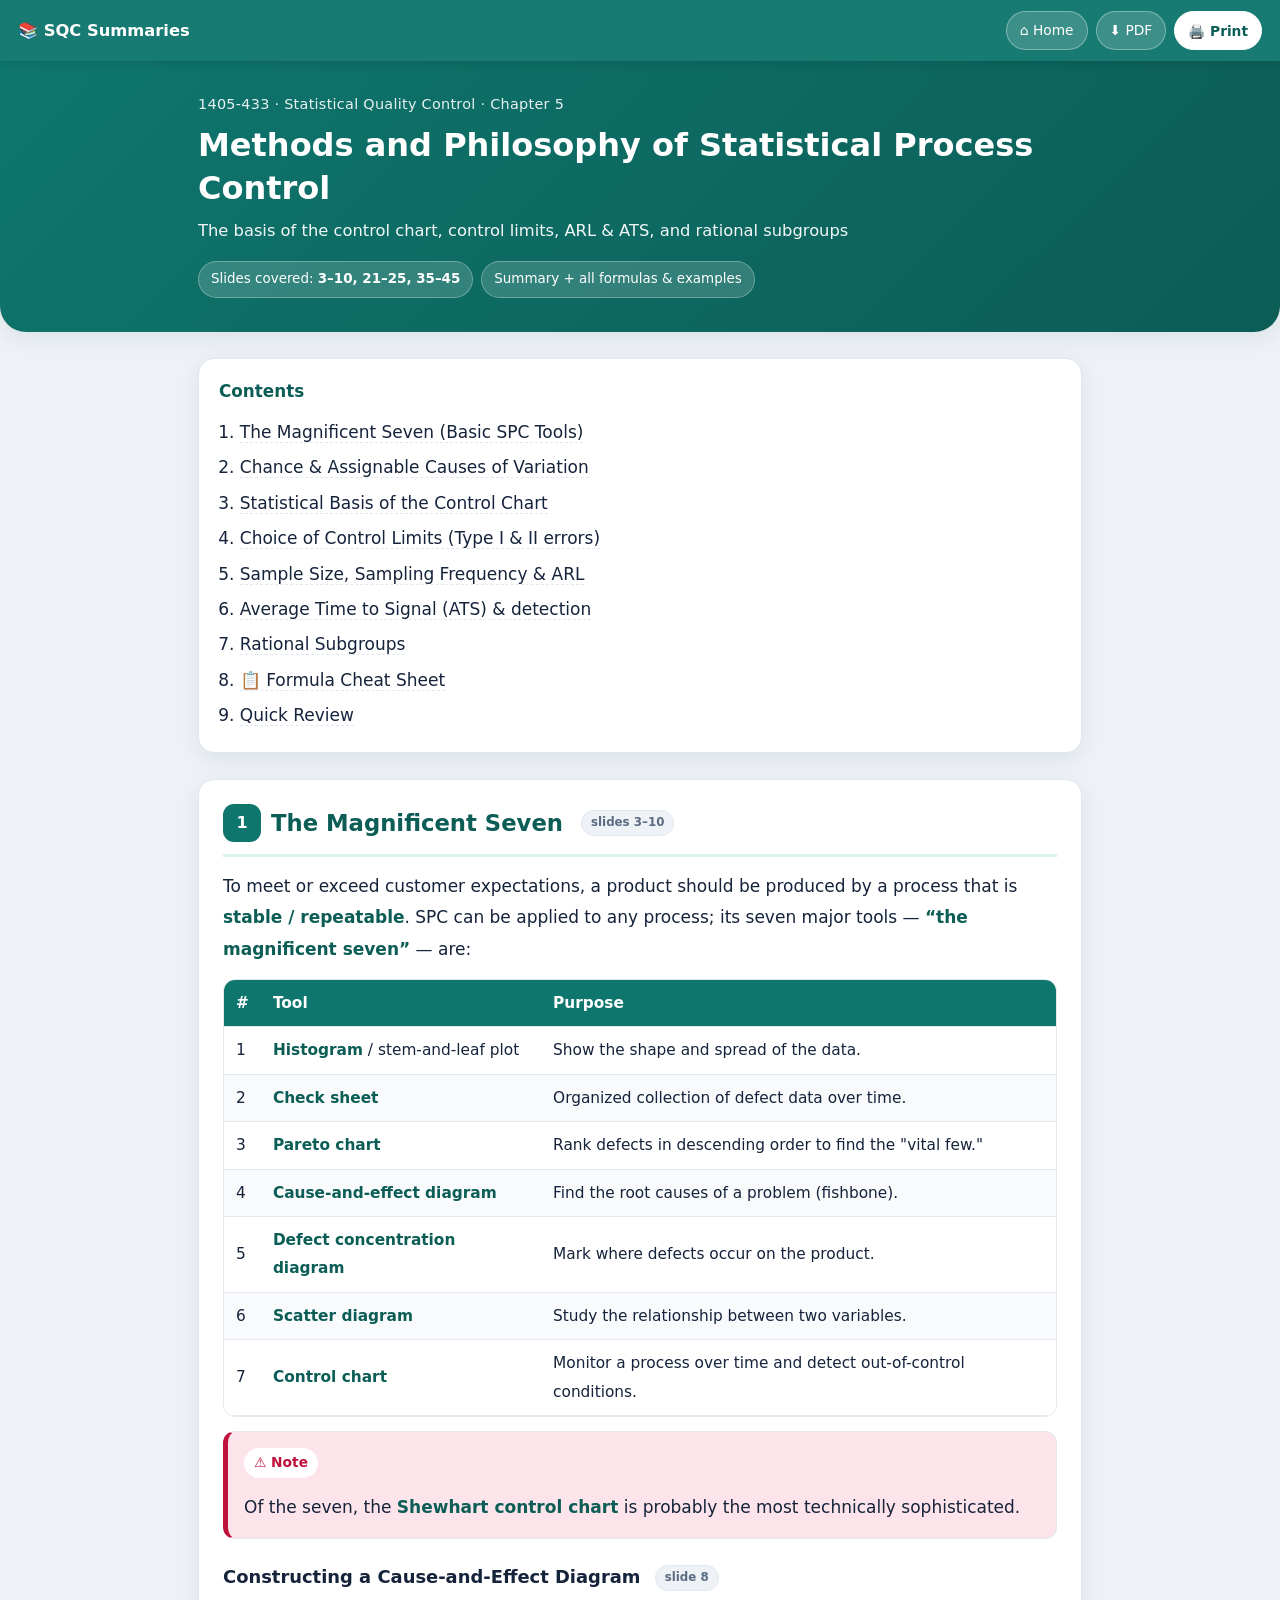
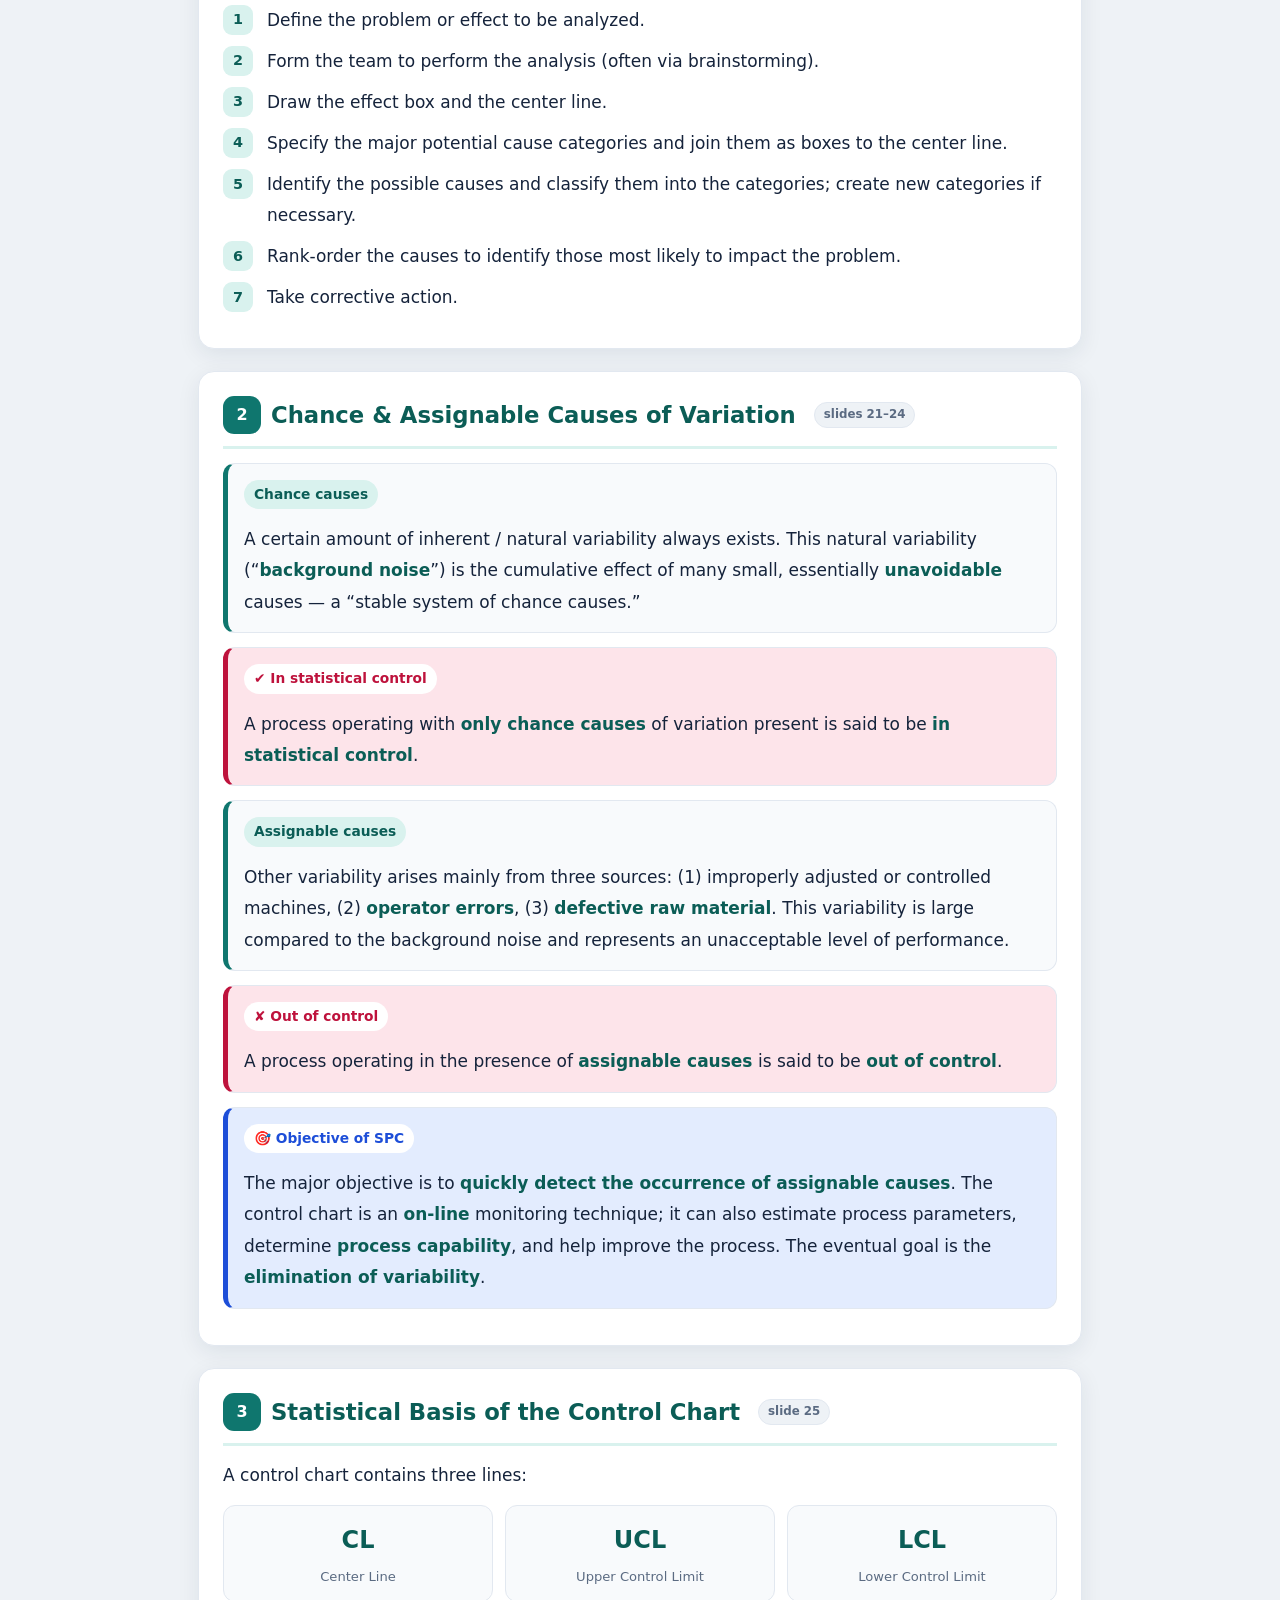
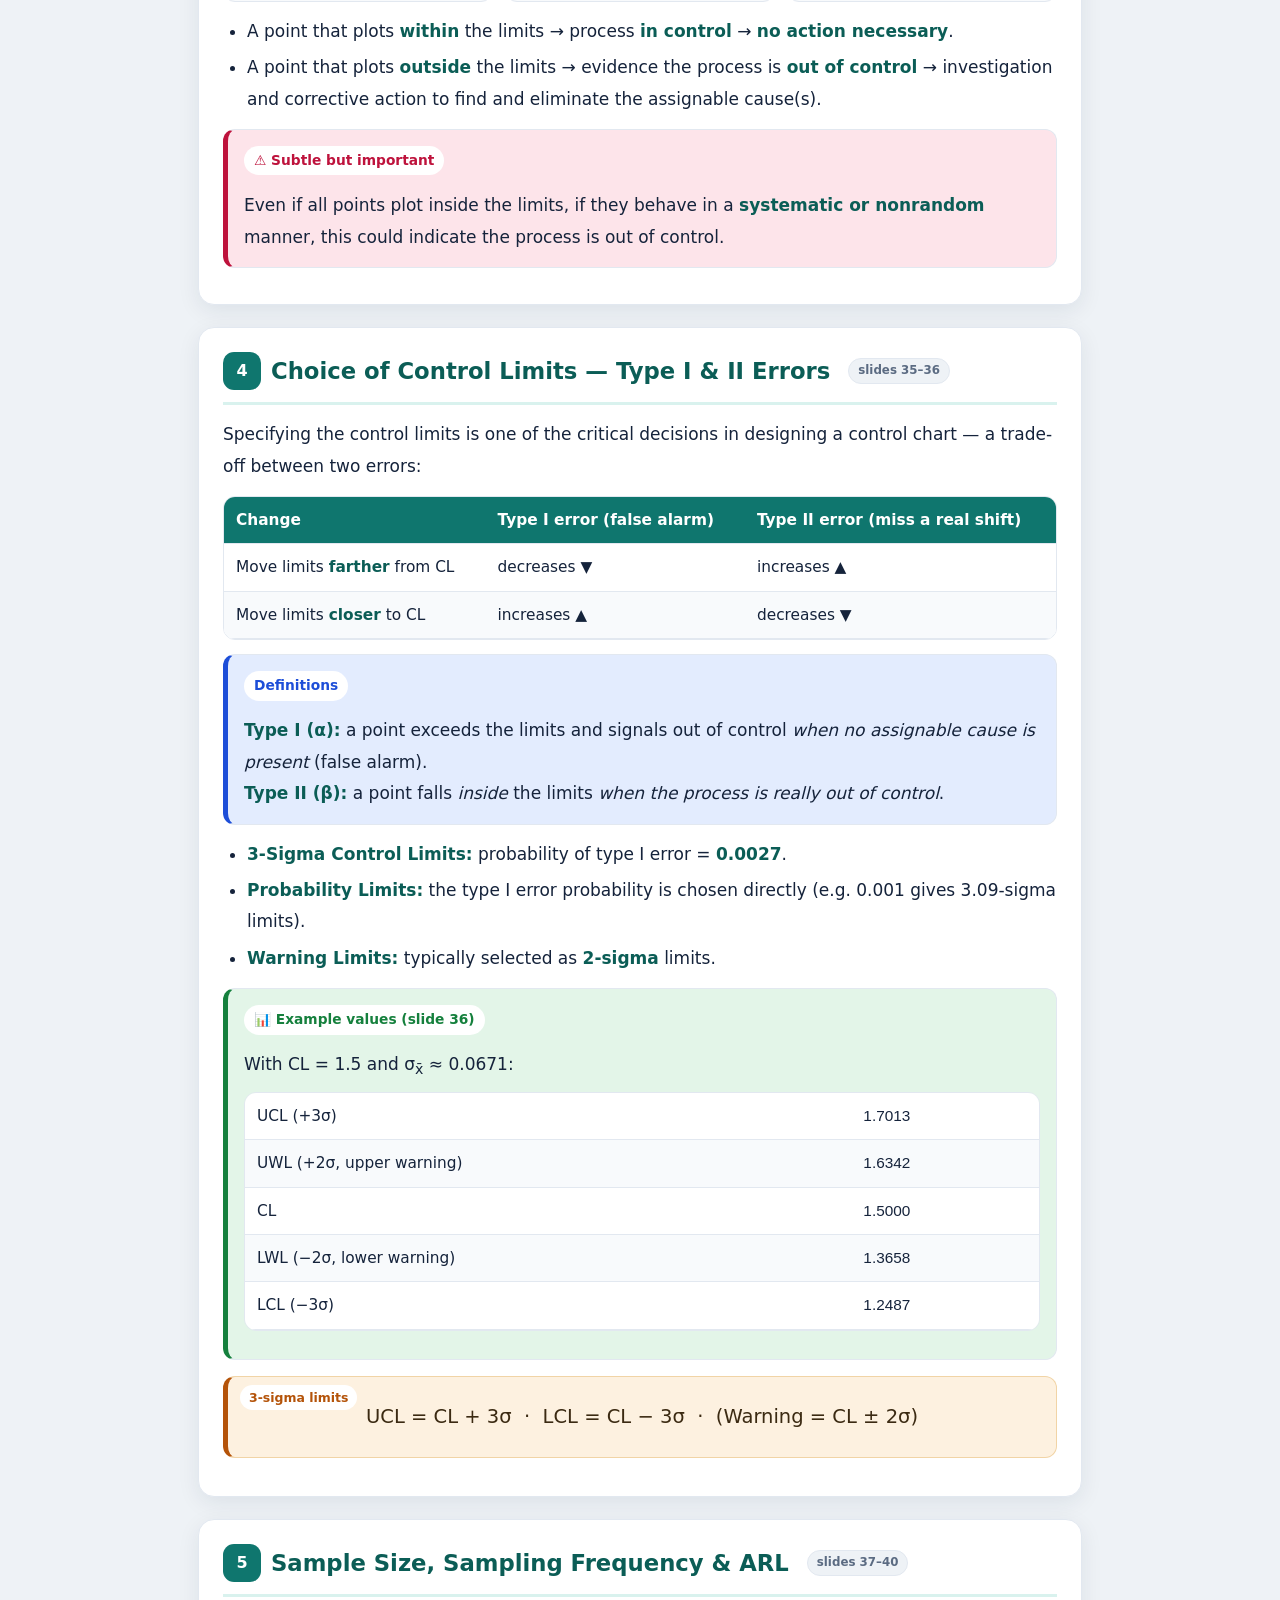
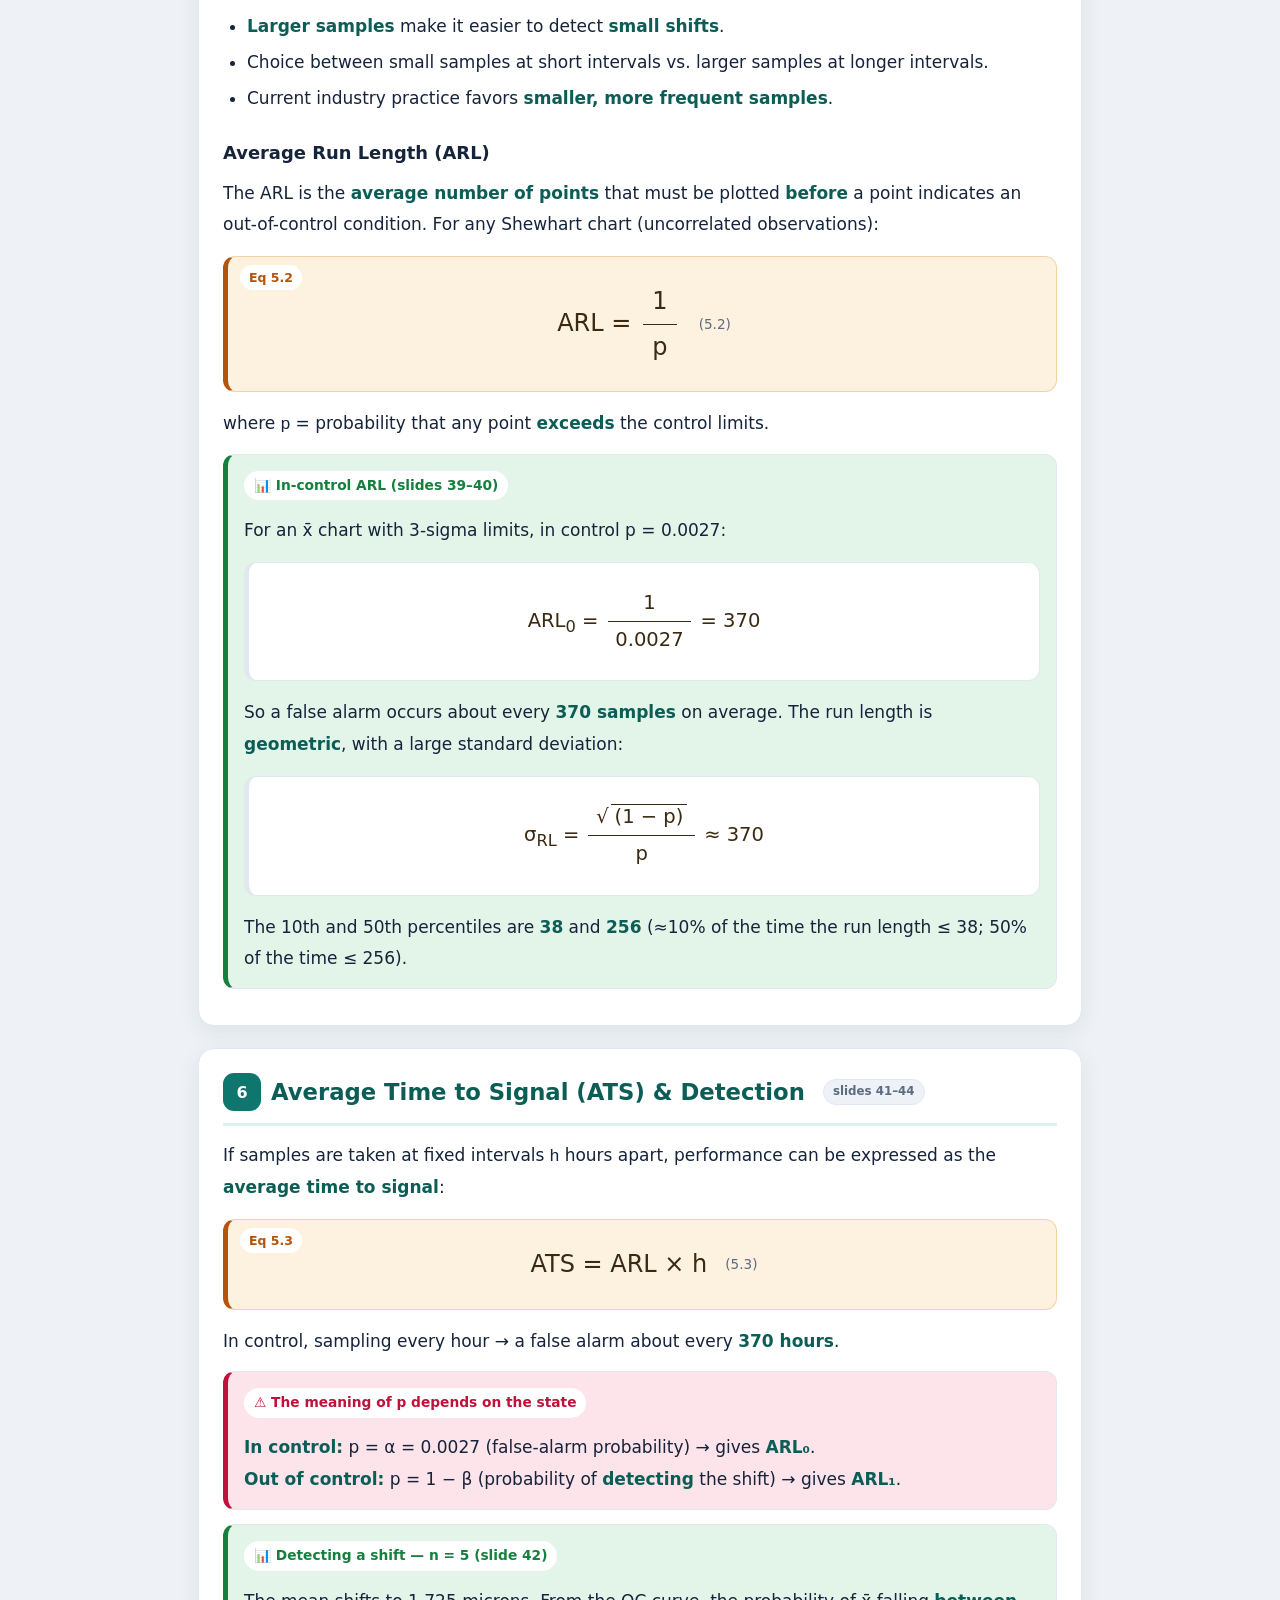
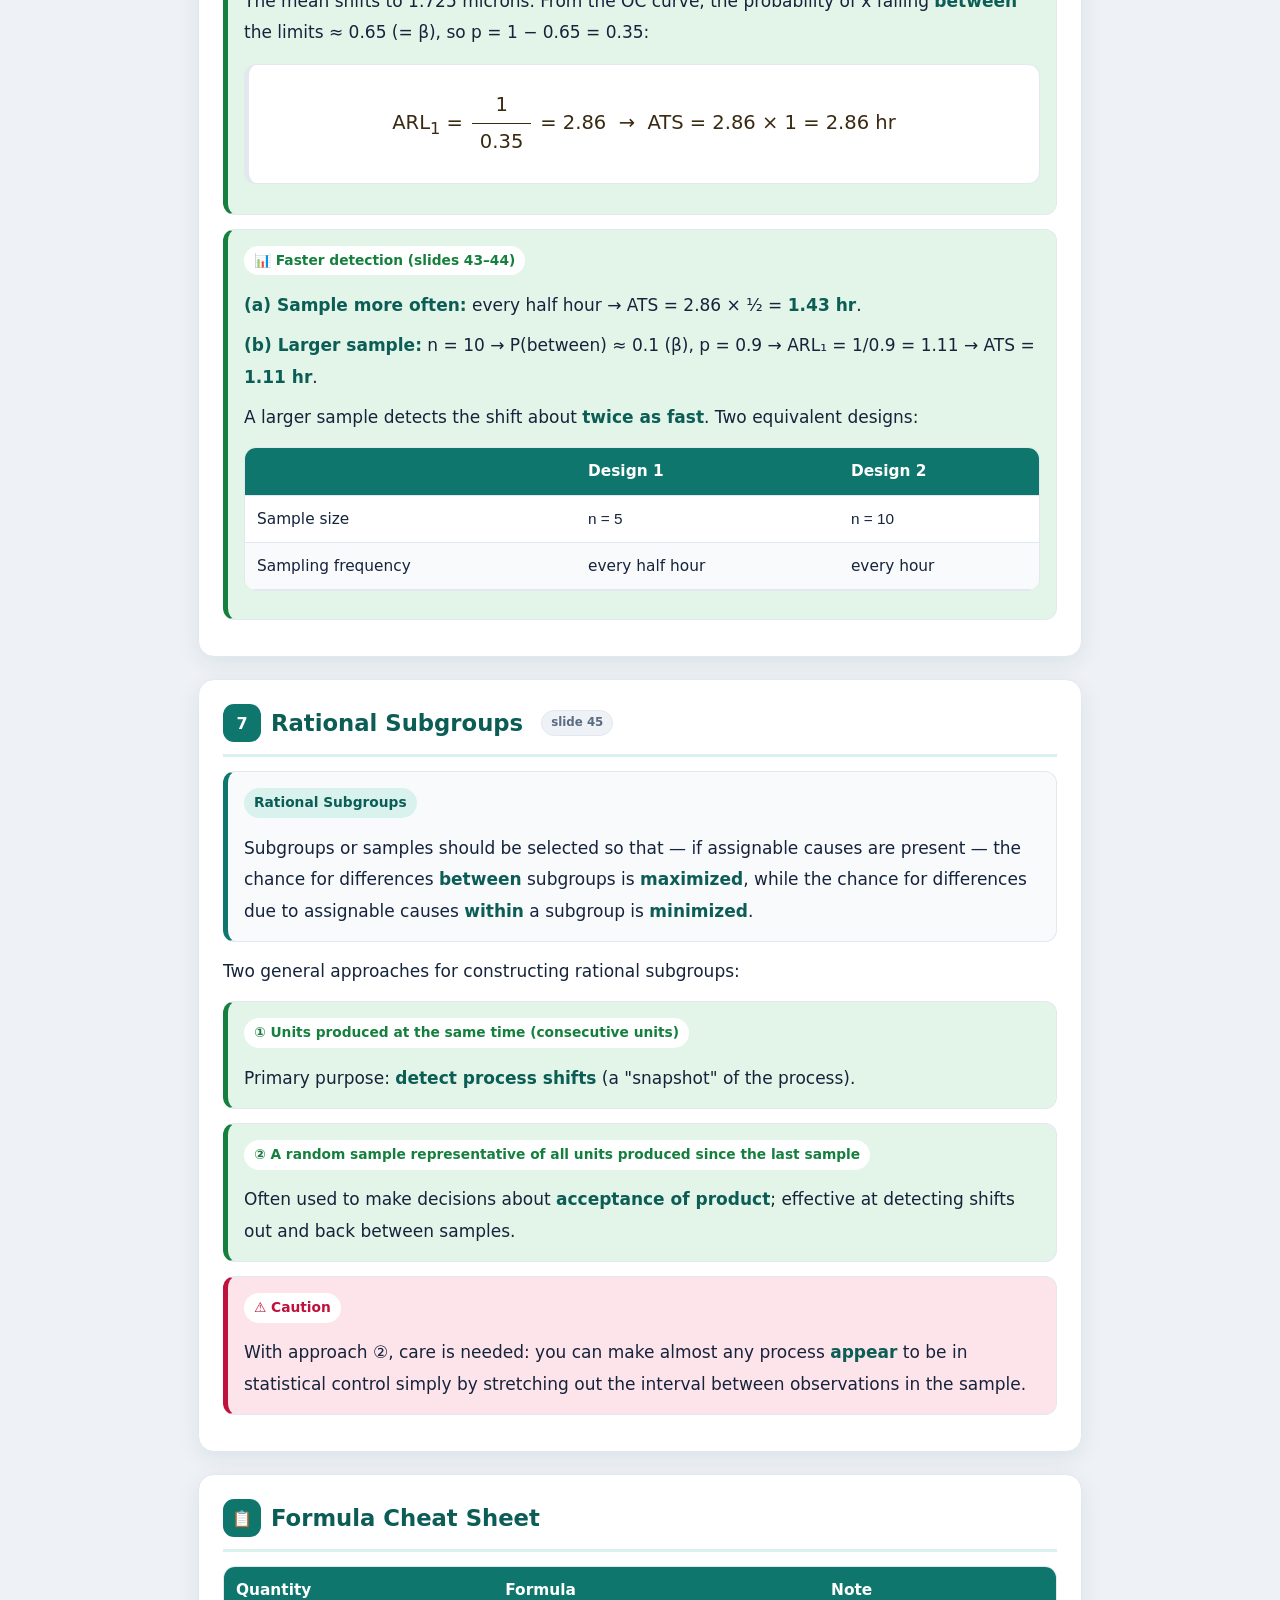
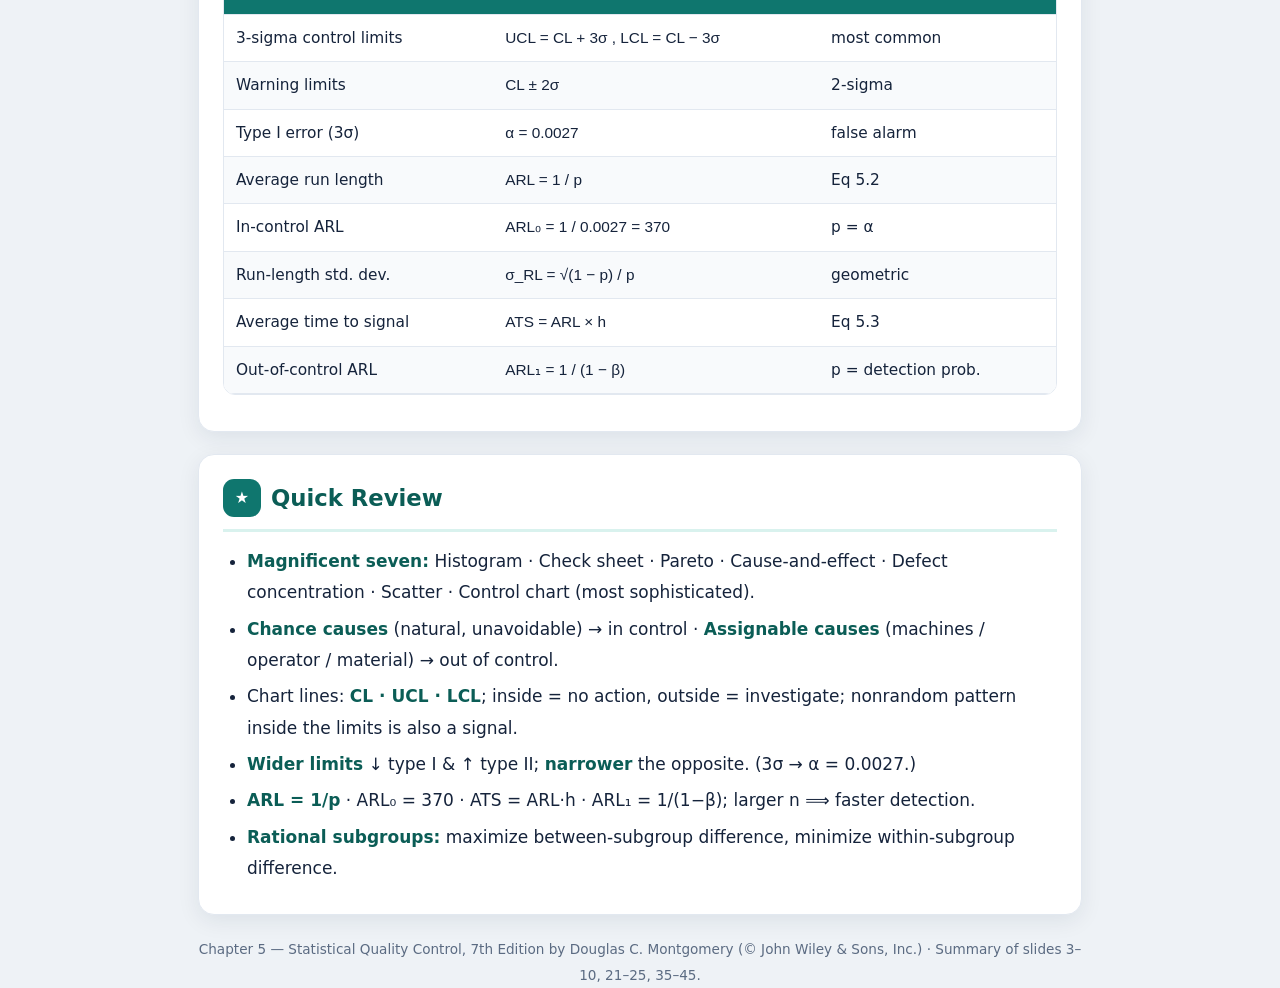
<file: docs/chapter5.html>
<!DOCTYPE html>
<html lang="en" dir="ltr">
<head>
<meta charset="utf-8">
<meta name="viewport" content="width=device-width, initial-scale=1">
<title>Chapter 5 — Methods &amp; Philosophy of SPC (Summary)</title>
<meta name="description" content="Summary of Chapter 5: the magnificent seven SPC tools, chance vs assignable causes, statistical basis of the control chart, choice of control limits, ARL and ATS, rational subgroups. Slides 3–10, 21–25, 35–45.">
<link rel="stylesheet" href="assets/fonts.css">
<link rel="stylesheet" href="assets/styles.css">
</head>
<body dir="ltr">
<div class="topbar">
  <a class="brand" href="sqc.html">📚 SQC Summaries</a>
  <span class="actions no-print">
    <a class="btn" href="sqc.html">⌂ Home</a>
    <a class="btn" href="chapter5.pdf">⬇️ PDF</a>
    <button class="btn btn-solid" onclick="window.print()">🖨️ Print</button>
  </span>
</div>

<header class="hero">
  <div class="wrap">
    <p class="eyebrow">1405-433 · Statistical Quality Control · Chapter 5</p>
    <h1>Methods and Philosophy of Statistical Process Control</h1>
    <p class="sub">The basis of the control chart, control limits, ARL &amp; ATS, and rational subgroups</p>
    <div class="chips">
      <span class="chip">Slides covered: <b>3–10, 21–25, 35–45</b></span>
      <span class="chip">Summary + all formulas &amp; examples</span>
    </div>
  </div>
</header>

<main class="wrap">
  <nav class="toc">
    <h2>Contents</h2>
    <ol>
      <li><a href="#s1">The Magnificent Seven (Basic SPC Tools)</a></li>
      <li><a href="#s2">Chance &amp; Assignable Causes of Variation</a></li>
      <li><a href="#s3">Statistical Basis of the Control Chart</a></li>
      <li><a href="#s4">Choice of Control Limits (Type I &amp; II errors)</a></li>
      <li><a href="#s5">Sample Size, Sampling Frequency &amp; ARL</a></li>
      <li><a href="#s6">Average Time to Signal (ATS) &amp; detection</a></li>
      <li><a href="#s7">Rational Subgroups</a></li>
      <li><a href="#s8">📋 Formula Cheat Sheet</a></li>
      <li><a href="#s9">Quick Review</a></li>
    </ol>
  </nav>

  <!-- ===== 1 ===== -->
  <section id="s1">
    <h2><span class="num">1</span> The Magnificent Seven <span class="slide-ref">slides 3–10</span></h2>
    <p>To meet or exceed customer expectations, a product should be produced by a process that is <strong>stable / repeatable</strong>. SPC can be applied to any process; its seven major tools — <strong>“the magnificent seven”</strong> — are:</p>
    <div class="tablewrap">
      <table>
        <thead><tr><th>#</th><th>Tool</th><th>Purpose</th></tr></thead>
        <tbody>
          <tr><td>1</td><td><strong>Histogram</strong> / stem-and-leaf plot</td><td>Show the shape and spread of the data.</td></tr>
          <tr><td>2</td><td><strong>Check sheet</strong></td><td>Organized collection of defect data over time.</td></tr>
          <tr><td>3</td><td><strong>Pareto chart</strong></td><td>Rank defects in descending order to find the "vital few."</td></tr>
          <tr><td>4</td><td><strong>Cause-and-effect diagram</strong></td><td>Find the root causes of a problem (fishbone).</td></tr>
          <tr><td>5</td><td><strong>Defect concentration diagram</strong></td><td>Mark where defects occur on the product.</td></tr>
          <tr><td>6</td><td><strong>Scatter diagram</strong></td><td>Study the relationship between two variables.</td></tr>
          <tr><td>7</td><td><strong>Control chart</strong></td><td>Monitor a process over time and detect out-of-control conditions.</td></tr>
        </tbody>
      </table>
    </div>
    <div class="box important">
      <span class="tag">⚠ Note</span>
      <p>Of the seven, the <strong>Shewhart control chart</strong> is probably the most technically sophisticated.</p>
    </div>
    <h3>Constructing a Cause-and-Effect Diagram <span class="slide-ref">slide 8</span></h3>
    <ol class="steps">
      <li>Define the problem or effect to be analyzed.</li>
      <li>Form the team to perform the analysis (often via brainstorming).</li>
      <li>Draw the effect box and the center line.</li>
      <li>Specify the major potential cause categories and join them as boxes to the center line.</li>
      <li>Identify the possible causes and classify them into the categories; create new categories if necessary.</li>
      <li>Rank-order the causes to identify those most likely to impact the problem.</li>
      <li>Take corrective action.</li>
    </ol>
  </section>

  <!-- ===== 2 ===== -->
  <section id="s2">
    <h2><span class="num">2</span> Chance &amp; Assignable Causes of Variation <span class="slide-ref">slides 21–24</span></h2>
    <div class="box def">
      <span class="tag">Chance causes</span>
      <p>A certain amount of inherent / natural variability always exists. This natural variability (“<strong>background noise</strong>”) is the cumulative effect of many small, essentially <strong>unavoidable</strong> causes — a “stable system of chance causes.”</p>
    </div>
    <div class="box important">
      <span class="tag">✔ In statistical control</span>
      <p>A process operating with <strong>only chance causes</strong> of variation present is said to be <strong>in statistical control</strong>.</p>
    </div>
    <div class="box def">
      <span class="tag">Assignable causes</span>
      <p>Other variability arises mainly from three sources: (1) improperly adjusted or controlled machines, (2) <strong>operator errors</strong>, (3) <strong>defective raw material</strong>. This variability is large compared to the background noise and represents an unacceptable level of performance.</p>
    </div>
    <div class="box important">
      <span class="tag">✘ Out of control</span>
      <p>A process operating in the presence of <strong>assignable causes</strong> is said to be <strong>out of control</strong>.</p>
    </div>
    <div class="box note">
      <span class="tag">🎯 Objective of SPC</span>
      <p>The major objective is to <strong>quickly detect the occurrence of assignable causes</strong>. The control chart is an <strong>on-line</strong> monitoring technique; it can also estimate process parameters, determine <strong>process capability</strong>, and help improve the process. The eventual goal is the <strong>elimination of variability</strong>.</p>
    </div>
  </section>

  <!-- ===== 3 ===== -->
  <section id="s3">
    <h2><span class="num">3</span> Statistical Basis of the Control Chart <span class="slide-ref">slide 25</span></h2>
    <p>A control chart contains three lines:</p>
    <div class="kpis">
      <div class="kpi"><div class="v">CL</div><div class="l">Center Line</div></div>
      <div class="kpi"><div class="v">UCL</div><div class="l">Upper Control Limit</div></div>
      <div class="kpi"><div class="v">LCL</div><div class="l">Lower Control Limit</div></div>
    </div>
    <ul>
      <li>A point that plots <strong>within</strong> the limits → process <strong>in control</strong> → <strong>no action necessary</strong>.</li>
      <li>A point that plots <strong>outside</strong> the limits → evidence the process is <strong>out of control</strong> → investigation and corrective action to find and eliminate the assignable cause(s).</li>
    </ul>
    <div class="box important">
      <span class="tag">⚠ Subtle but important</span>
      <p>Even if all points plot inside the limits, if they behave in a <strong>systematic or nonrandom</strong> manner, this could indicate the process is out of control.</p>
    </div>
  </section>

  <!-- ===== 4 ===== -->
  <section id="s4">
    <h2><span class="num">4</span> Choice of Control Limits — Type I &amp; II Errors <span class="slide-ref">slides 35–36</span></h2>
    <p>Specifying the control limits is one of the critical decisions in designing a control chart — a trade-off between two errors:</p>
    <div class="tablewrap">
      <table>
        <thead><tr><th>Change</th><th>Type I error (false alarm)</th><th>Type II error (miss a real shift)</th></tr></thead>
        <tbody>
          <tr><td>Move limits <strong>farther</strong> from CL</td><td>decreases ▼</td><td>increases ▲</td></tr>
          <tr><td>Move limits <strong>closer</strong> to CL</td><td>increases ▲</td><td>decreases ▼</td></tr>
        </tbody>
      </table>
    </div>
    <div class="box note">
      <span class="tag">Definitions</span>
      <p><strong>Type I (α):</strong> a point exceeds the limits and signals out of control <em>when no assignable cause is present</em> (false alarm).<br>
      <strong>Type II (β):</strong> a point falls <em>inside</em> the limits <em>when the process is really out of control</em>.</p>
    </div>
    <ul>
      <li><strong>3-Sigma Control Limits:</strong> probability of type I error = <strong>0.0027</strong>.</li>
      <li><strong>Probability Limits:</strong> the type I error probability is chosen directly (e.g. 0.001 gives 3.09-sigma limits).</li>
      <li><strong>Warning Limits:</strong> typically selected as <strong>2-sigma</strong> limits.</li>
    </ul>
    <div class="box example">
      <span class="tag">📊 Example values (slide 36)</span>
      <p>With CL = 1.5 and σ<sub>x̄</sub> ≈ 0.0671:</p>
      <div class="tablewrap" style="margin-top:6px">
        <table><tbody>
          <tr><td>UCL (+3σ)</td><td class="en">1.7013</td></tr>
          <tr><td>UWL (+2σ, upper warning)</td><td class="en">1.6342</td></tr>
          <tr><td>CL</td><td class="en">1.5000</td></tr>
          <tr><td>LWL (−2σ, lower warning)</td><td class="en">1.3658</td></tr>
          <tr><td>LCL (−3σ)</td><td class="en">1.2487</td></tr>
        </tbody></table>
      </div>
    </div>
    <div class="formula small">
      <span class="tag">3-sigma limits</span>
      <span class="eq">UCL = CL + 3σ &nbsp;·&nbsp; LCL = CL − 3σ &nbsp;·&nbsp; (Warning = CL ± 2σ)</span>
    </div>
  </section>

  <!-- ===== 5 ===== -->
  <section id="s5">
    <h2><span class="num">5</span> Sample Size, Sampling Frequency &amp; ARL <span class="slide-ref">slides 37–40</span></h2>
    <ul>
      <li><strong>Larger samples</strong> make it easier to detect <strong>small shifts</strong>.</li>
      <li>Choice between small samples at short intervals vs. larger samples at longer intervals.</li>
      <li>Current industry practice favors <strong>smaller, more frequent samples</strong>.</li>
    </ul>
    <h3>Average Run Length (ARL)</h3>
    <p>The ARL is the <strong>average number of points</strong> that must be plotted <strong>before</strong> a point indicates an out-of-control condition. For any Shewhart chart (uncorrelated observations):</p>
    <div class="formula">
      <span class="tag">Eq 5.2</span>
      <span class="eq">ARL = <span class="frac"><span>1</span><span>p</span></span></span>
      <span class="eqno">(5.2)</span>
    </div>
    <p>where <span class="en">p</span> = probability that any point <strong>exceeds</strong> the control limits.</p>
    <div class="box example">
      <span class="tag">📊 In-control ARL (slides 39–40)</span>
      <p>For an x̄ chart with 3-sigma limits, in control p = 0.0027:</p>
      <div class="formula small" style="background:#fff;border-color:#e2e8f0">
        <span class="eq">ARL<sub>0</sub> = <span class="frac"><span>1</span><span>0.0027</span></span> = 370</span>
      </div>
      <p>So a false alarm occurs about every <strong>370 samples</strong> on average. The run length is <strong>geometric</strong>, with a large standard deviation:</p>
      <div class="formula small" style="background:#fff;border-color:#e2e8f0">
        <span class="eq">σ<sub>RL</sub> = <span class="frac"><span>√<span class="sqrt">(1 − p)</span></span><span>p</span></span> ≈ 370</span>
      </div>
      <p style="margin-bottom:0">The 10th and 50th percentiles are <strong>38</strong> and <strong>256</strong> (≈10% of the time the run length ≤ 38; 50% of the time ≤ 256).</p>
    </div>
  </section>

  <!-- ===== 6 ===== -->
  <section id="s6">
    <h2><span class="num">6</span> Average Time to Signal (ATS) &amp; Detection <span class="slide-ref">slides 41–44</span></h2>
    <p>If samples are taken at fixed intervals <span class="en">h</span> hours apart, performance can be expressed as the <strong>average time to signal</strong>:</p>
    <div class="formula">
      <span class="tag">Eq 5.3</span>
      <span class="eq">ATS = ARL × h</span>
      <span class="eqno">(5.3)</span>
    </div>
    <p>In control, sampling every hour → a false alarm about every <strong>370 hours</strong>.</p>
    <div class="box important">
      <span class="tag">⚠ The meaning of p depends on the state</span>
      <p><strong>In control:</strong> p = α = 0.0027 (false-alarm probability) → gives <strong>ARL₀</strong>.<br>
      <strong>Out of control:</strong> p = 1 − β (probability of <strong>detecting</strong> the shift) → gives <strong>ARL₁</strong>.</p>
    </div>
    <div class="box example">
      <span class="tag">📊 Detecting a shift — n = 5 (slide 42)</span>
      <p>The mean shifts to 1.725 microns. From the OC curve, the probability of x̄ falling <strong>between</strong> the limits ≈ 0.65 (= β), so p = 1 − 0.65 = 0.35:</p>
      <div class="formula small" style="background:#fff;border-color:#e2e8f0">
        <span class="eq">ARL<sub>1</sub> = <span class="frac"><span>1</span><span>0.35</span></span> = 2.86 &nbsp;→&nbsp; ATS = 2.86 × 1 = 2.86 hr</span>
      </div>
    </div>
    <div class="box example">
      <span class="tag">📊 Faster detection (slides 43–44)</span>
      <p><strong>(a) Sample more often:</strong> every half hour → ATS = 2.86 × ½ = <strong>1.43 hr</strong>.</p>
      <p><strong>(b) Larger sample:</strong> n = 10 → P(between) ≈ 0.1 (β), p = 0.9 → ARL₁ = 1/0.9 = 1.11 → ATS = <strong>1.11 hr</strong>.</p>
      <p>A larger sample detects the shift about <strong>twice as fast</strong>. Two equivalent designs:</p>
      <div class="tablewrap">
        <table>
          <thead><tr><th></th><th>Design 1</th><th>Design 2</th></tr></thead>
          <tbody>
            <tr><td>Sample size</td><td class="en">n = 5</td><td class="en">n = 10</td></tr>
            <tr><td>Sampling frequency</td><td>every half hour</td><td>every hour</td></tr>
          </tbody>
        </table>
      </div>
    </div>
  </section>

  <!-- ===== 7 ===== -->
  <section id="s7">
    <h2><span class="num">7</span> Rational Subgroups <span class="slide-ref">slide 45</span></h2>
    <div class="box def">
      <span class="tag">Rational Subgroups</span>
      <p>Subgroups or samples should be selected so that — if assignable causes are present — the chance for differences <strong>between</strong> subgroups is <strong>maximized</strong>, while the chance for differences due to assignable causes <strong>within</strong> a subgroup is <strong>minimized</strong>.</p>
    </div>
    <p>Two general approaches for constructing rational subgroups:</p>
    <div class="box example">
      <span class="tag">① Units produced at the same time (consecutive units)</span>
      <p>Primary purpose: <strong>detect process shifts</strong> (a "snapshot" of the process).</p>
    </div>
    <div class="box example">
      <span class="tag">② A random sample representative of all units produced since the last sample</span>
      <p>Often used to make decisions about <strong>acceptance of product</strong>; effective at detecting shifts out and back between samples.</p>
    </div>
    <div class="box important">
      <span class="tag">⚠ Caution</span>
      <p>With approach ②, care is needed: you can make almost any process <strong>appear</strong> to be in statistical control simply by stretching out the interval between observations in the sample.</p>
    </div>
  </section>

  <!-- ===== 8 ===== -->
  <section id="s8">
    <h2><span class="num">📋</span> Formula Cheat Sheet</h2>
    <div class="tablewrap">
      <table>
        <thead><tr><th>Quantity</th><th>Formula</th><th>Note</th></tr></thead>
        <tbody>
          <tr><td>3-sigma control limits</td><td class="en">UCL = CL + 3σ , LCL = CL − 3σ</td><td>most common</td></tr>
          <tr><td>Warning limits</td><td class="en">CL ± 2σ</td><td>2-sigma</td></tr>
          <tr><td>Type I error (3σ)</td><td class="en">α = 0.0027</td><td>false alarm</td></tr>
          <tr><td>Average run length</td><td class="en">ARL = 1 / p</td><td>Eq 5.2</td></tr>
          <tr><td>In-control ARL</td><td class="en">ARL₀ = 1 / 0.0027 = 370</td><td>p = α</td></tr>
          <tr><td>Run-length std. dev.</td><td class="en">σ_RL = √(1 − p) / p</td><td>geometric</td></tr>
          <tr><td>Average time to signal</td><td class="en">ATS = ARL × h</td><td>Eq 5.3</td></tr>
          <tr><td>Out-of-control ARL</td><td class="en">ARL₁ = 1 / (1 − β)</td><td>p = detection prob.</td></tr>
        </tbody>
      </table>
    </div>
  </section>

  <!-- ===== 9 ===== -->
  <section id="s9">
    <h2><span class="num">★</span> Quick Review</h2>
    <ul>
      <li><strong>Magnificent seven:</strong> Histogram · Check sheet · Pareto · Cause-and-effect · Defect concentration · Scatter · Control chart (most sophisticated).</li>
      <li><strong>Chance causes</strong> (natural, unavoidable) → in control · <strong>Assignable causes</strong> (machines / operator / material) → out of control.</li>
      <li>Chart lines: <strong>CL · UCL · LCL</strong>; inside = no action, outside = investigate; nonrandom pattern inside the limits is also a signal.</li>
      <li><strong>Wider limits</strong> ↓ type I &amp; ↑ type II; <strong>narrower</strong> the opposite. (3σ → α = 0.0027.)</li>
      <li><strong>ARL = 1/p</strong> · ARL₀ = 370 · ATS = ARL·h · ARL₁ = 1/(1−β); larger n ⟹ faster detection.</li>
      <li><strong>Rational subgroups:</strong> maximize between-subgroup difference, minimize within-subgroup difference.</li>
    </ul>
  </section>
</main>

<footer class="wrap">
  Chapter 5 — Statistical Quality Control, 7th Edition by Douglas C. Montgomery (© John Wiley &amp; Sons, Inc.) · Summary of slides 3–10, 21–25, 35–45.
</footer>
</body>
</html>
</file>
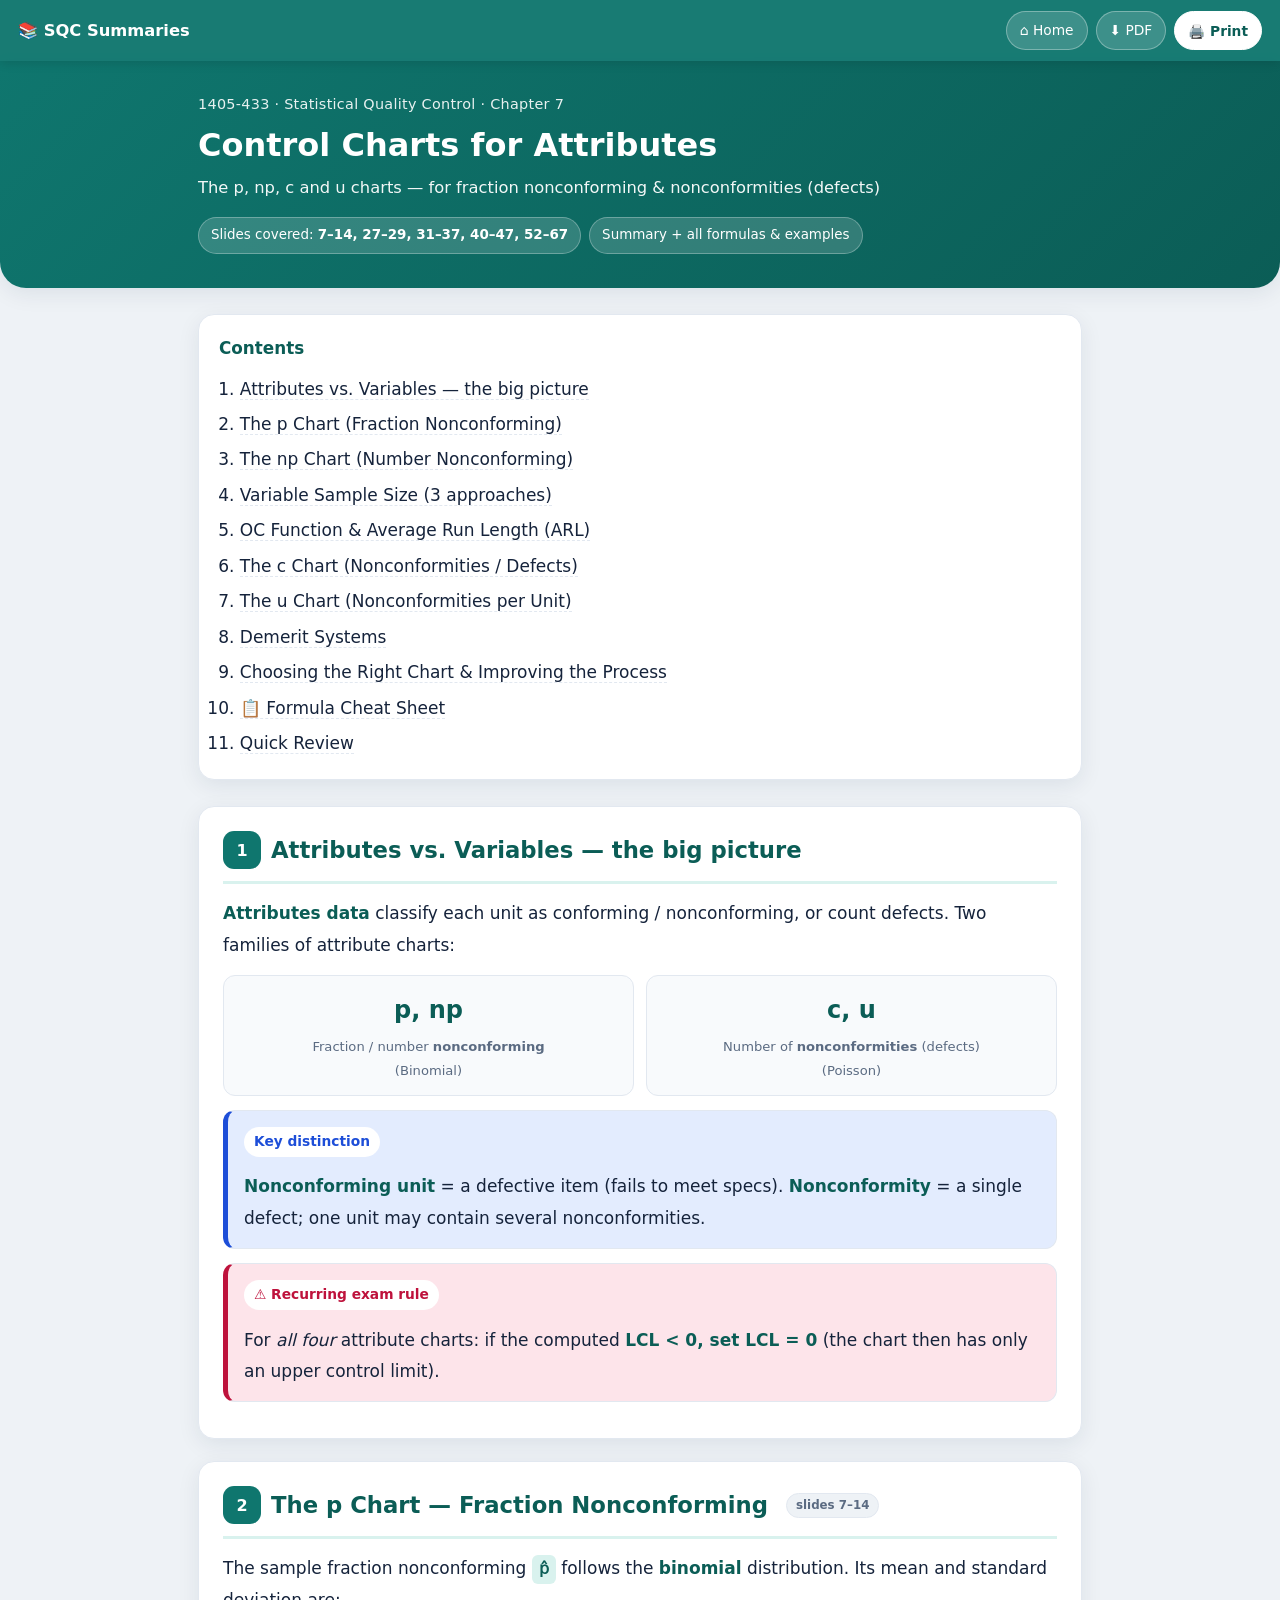
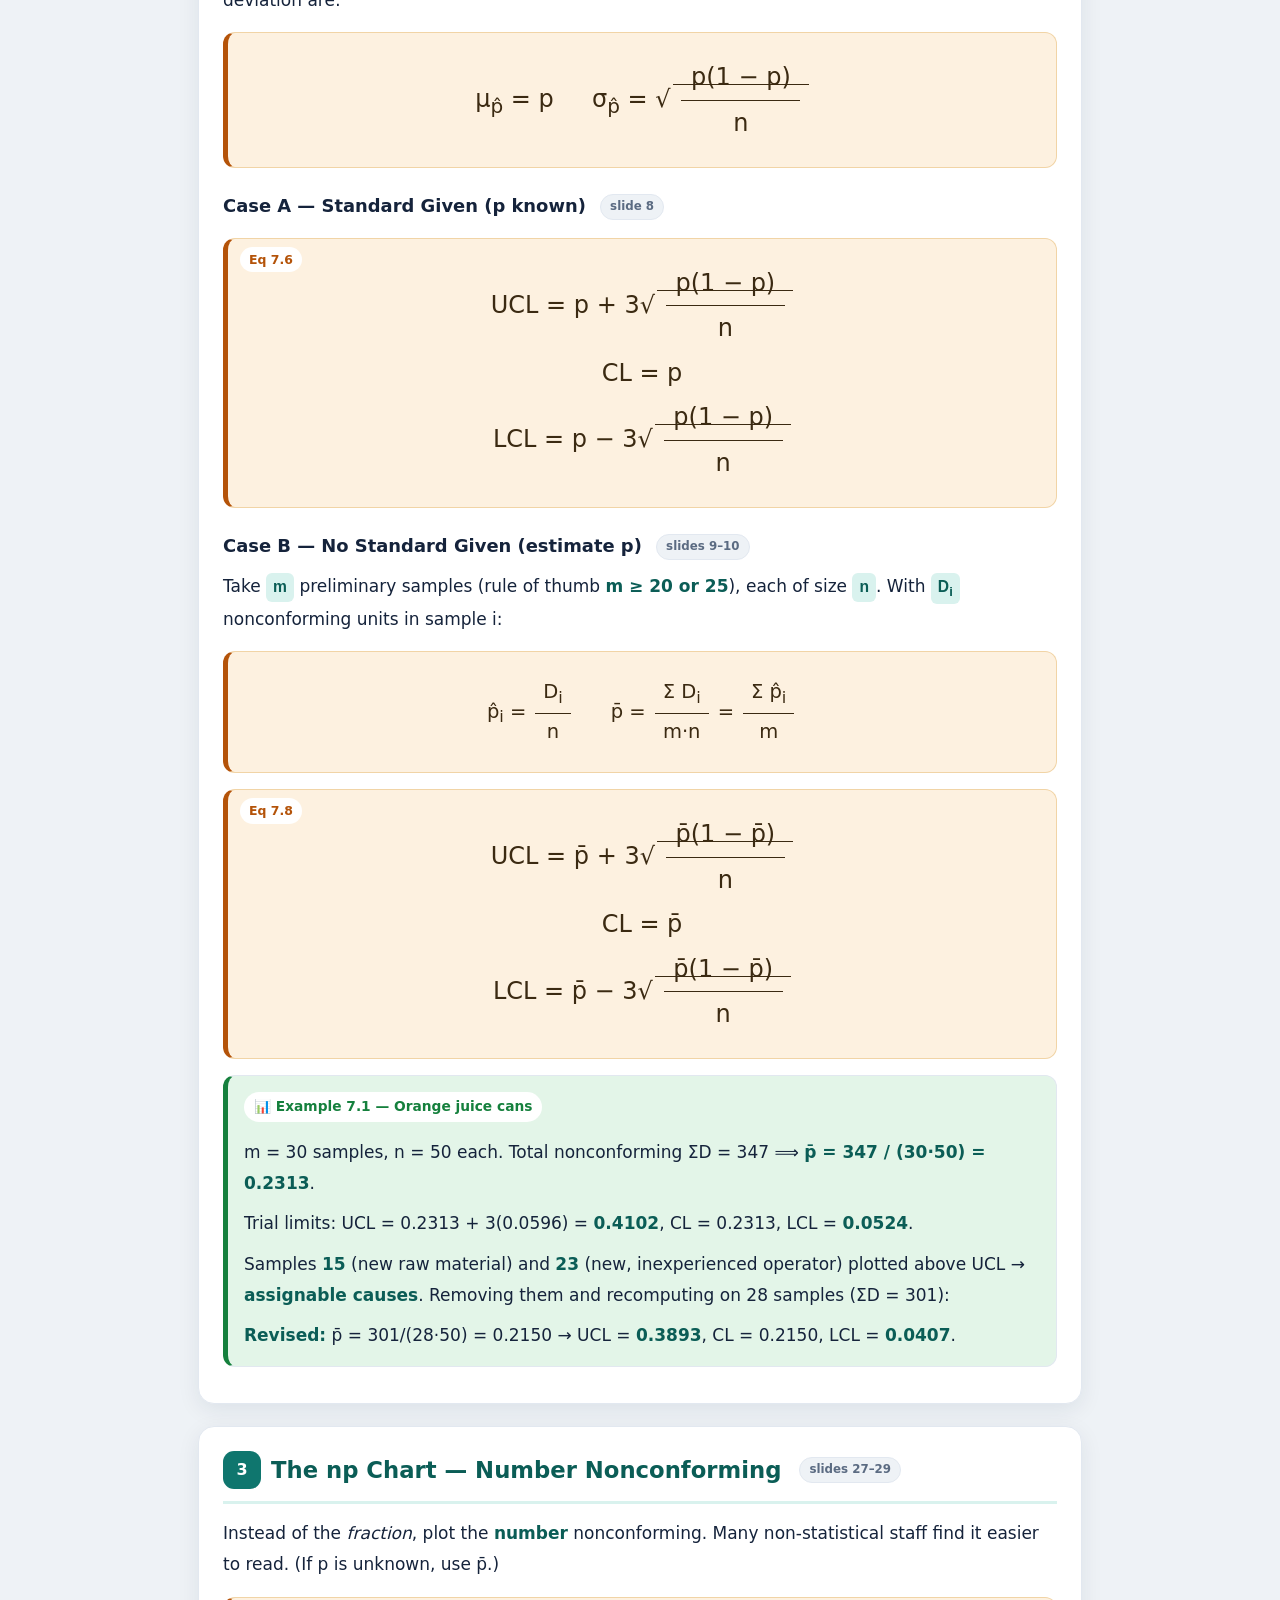
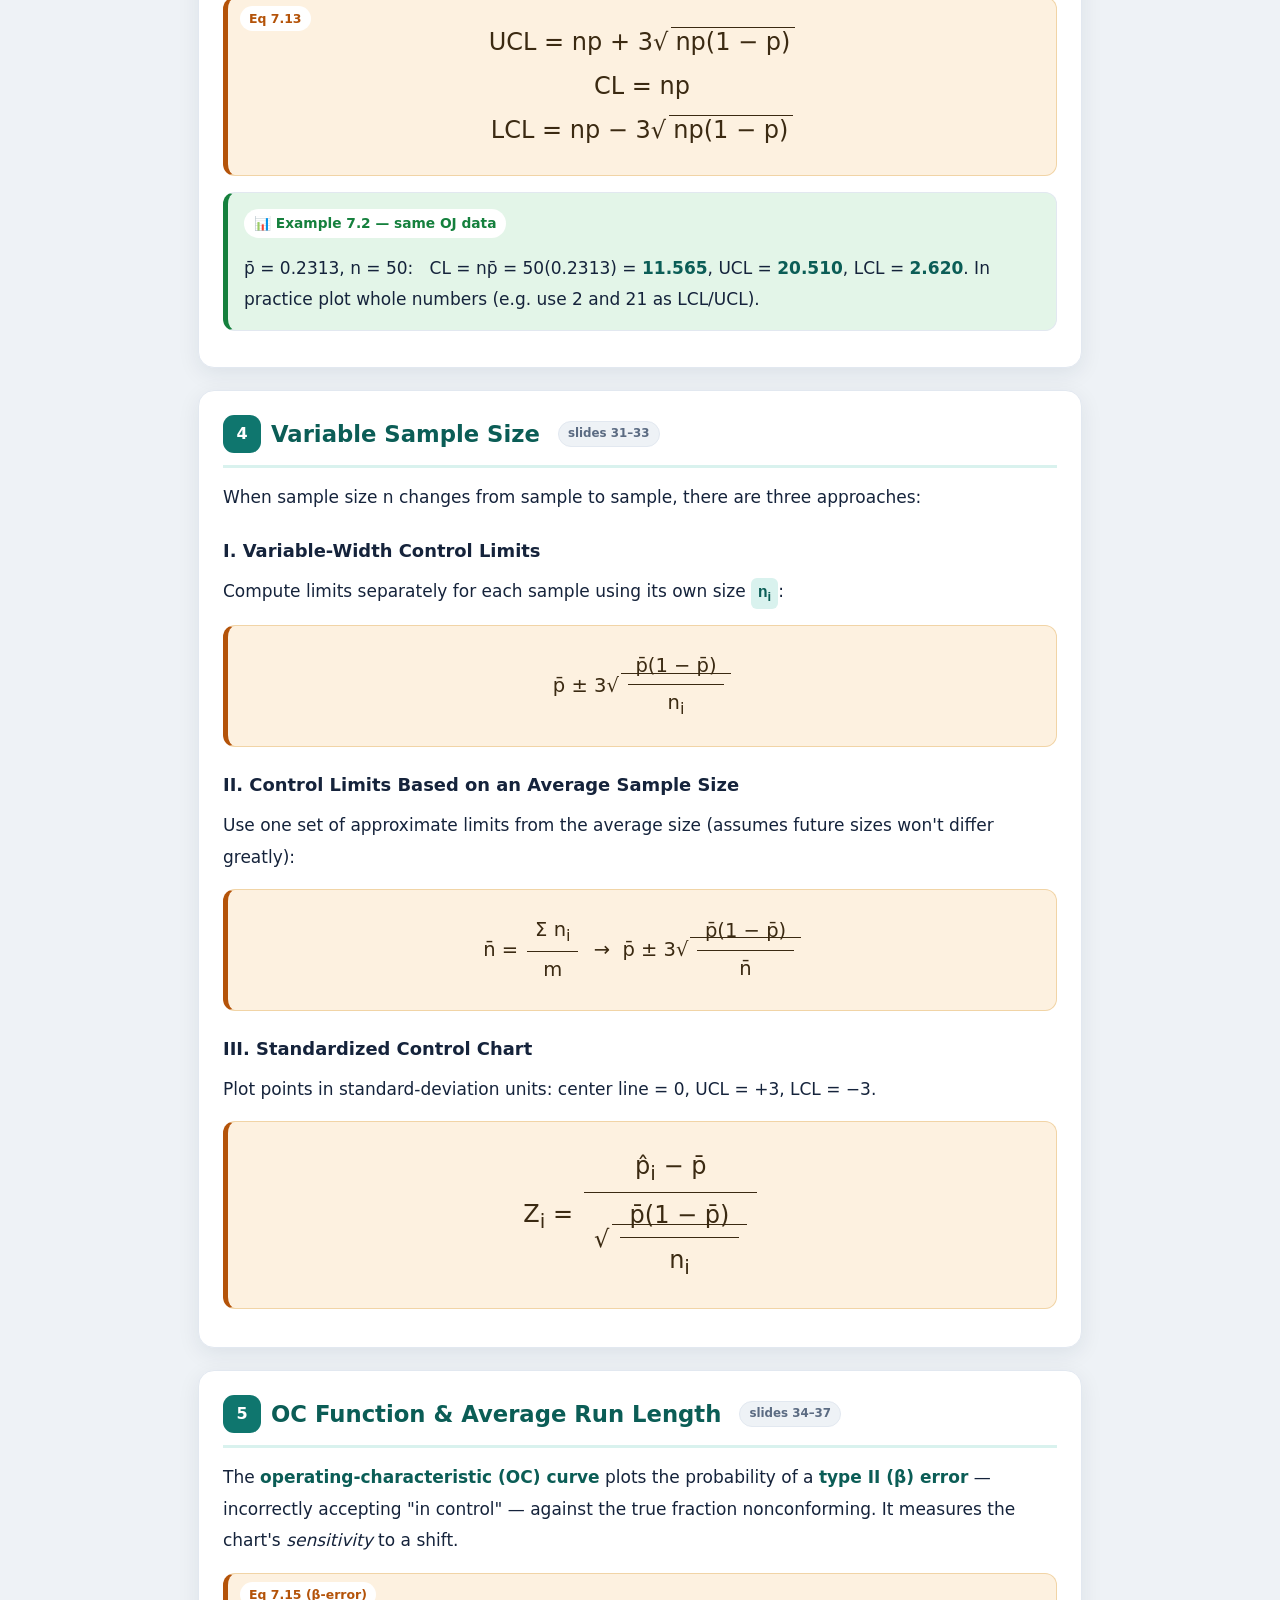
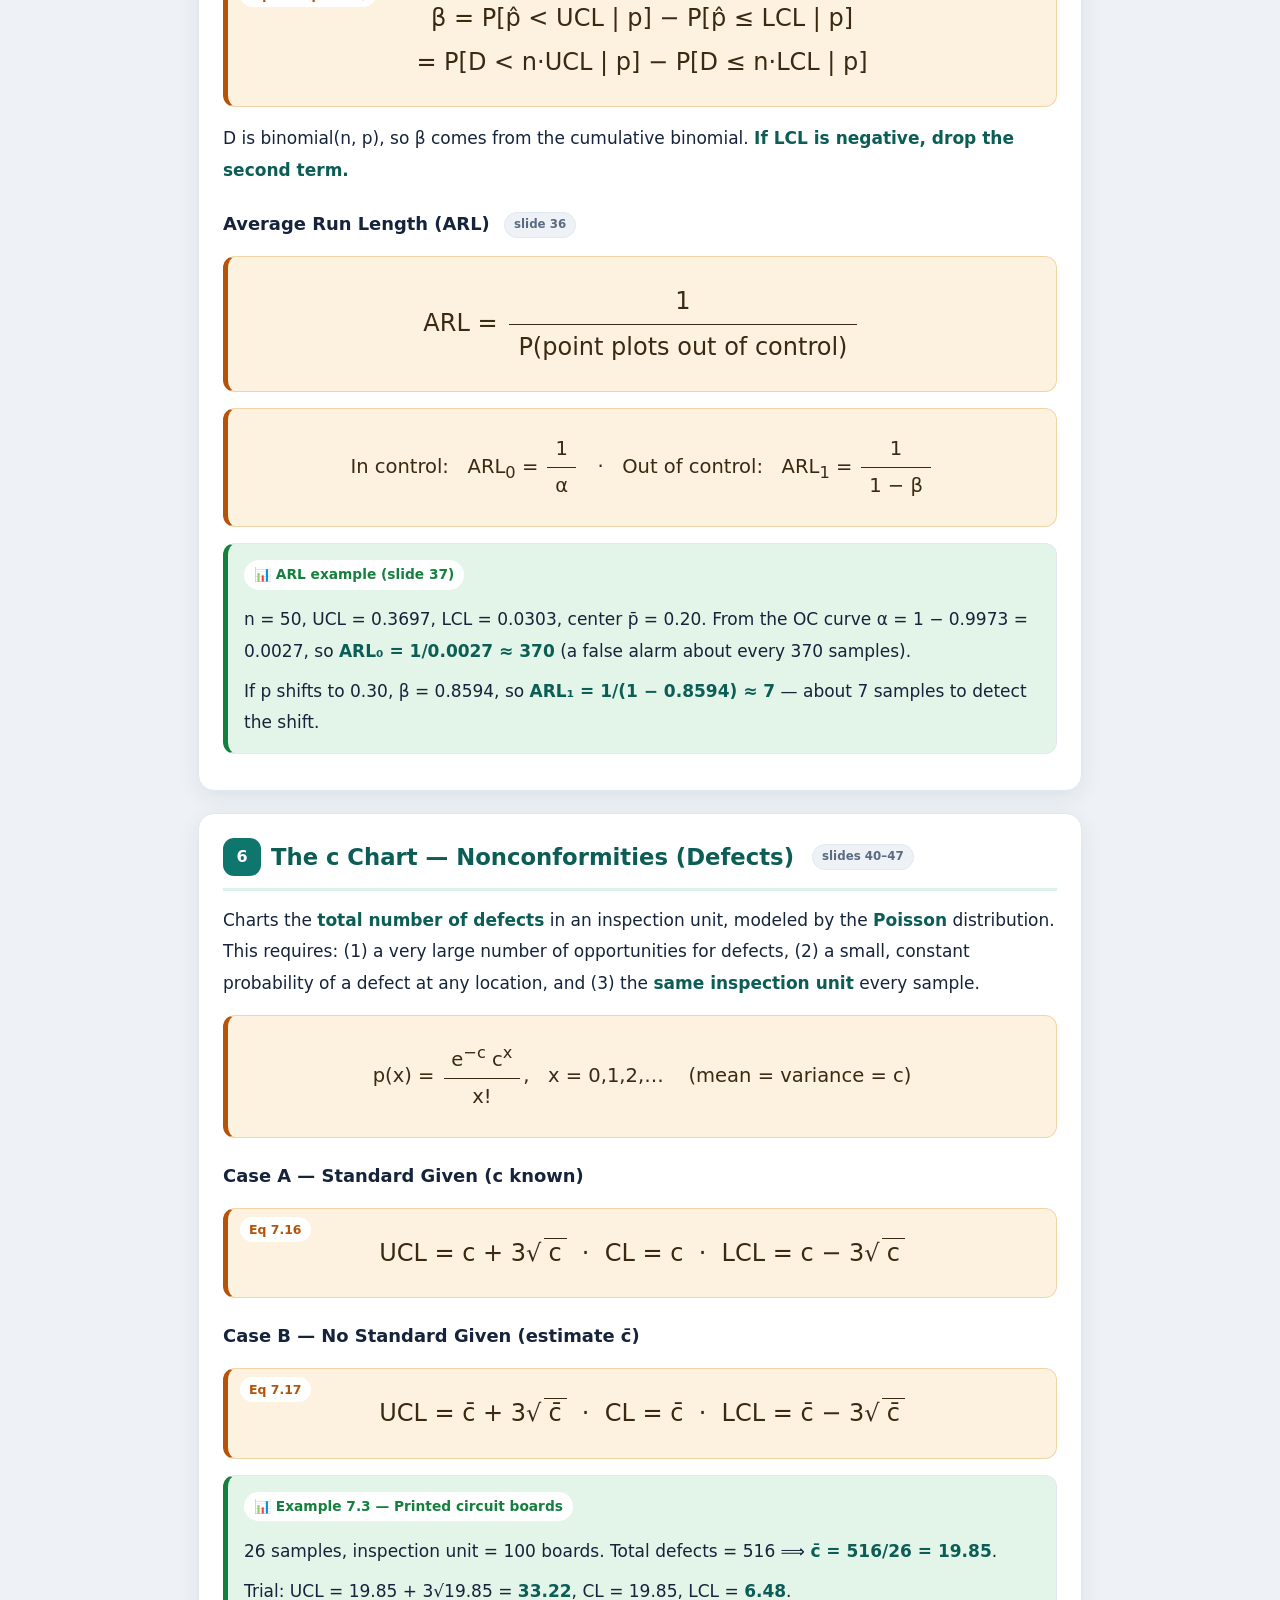
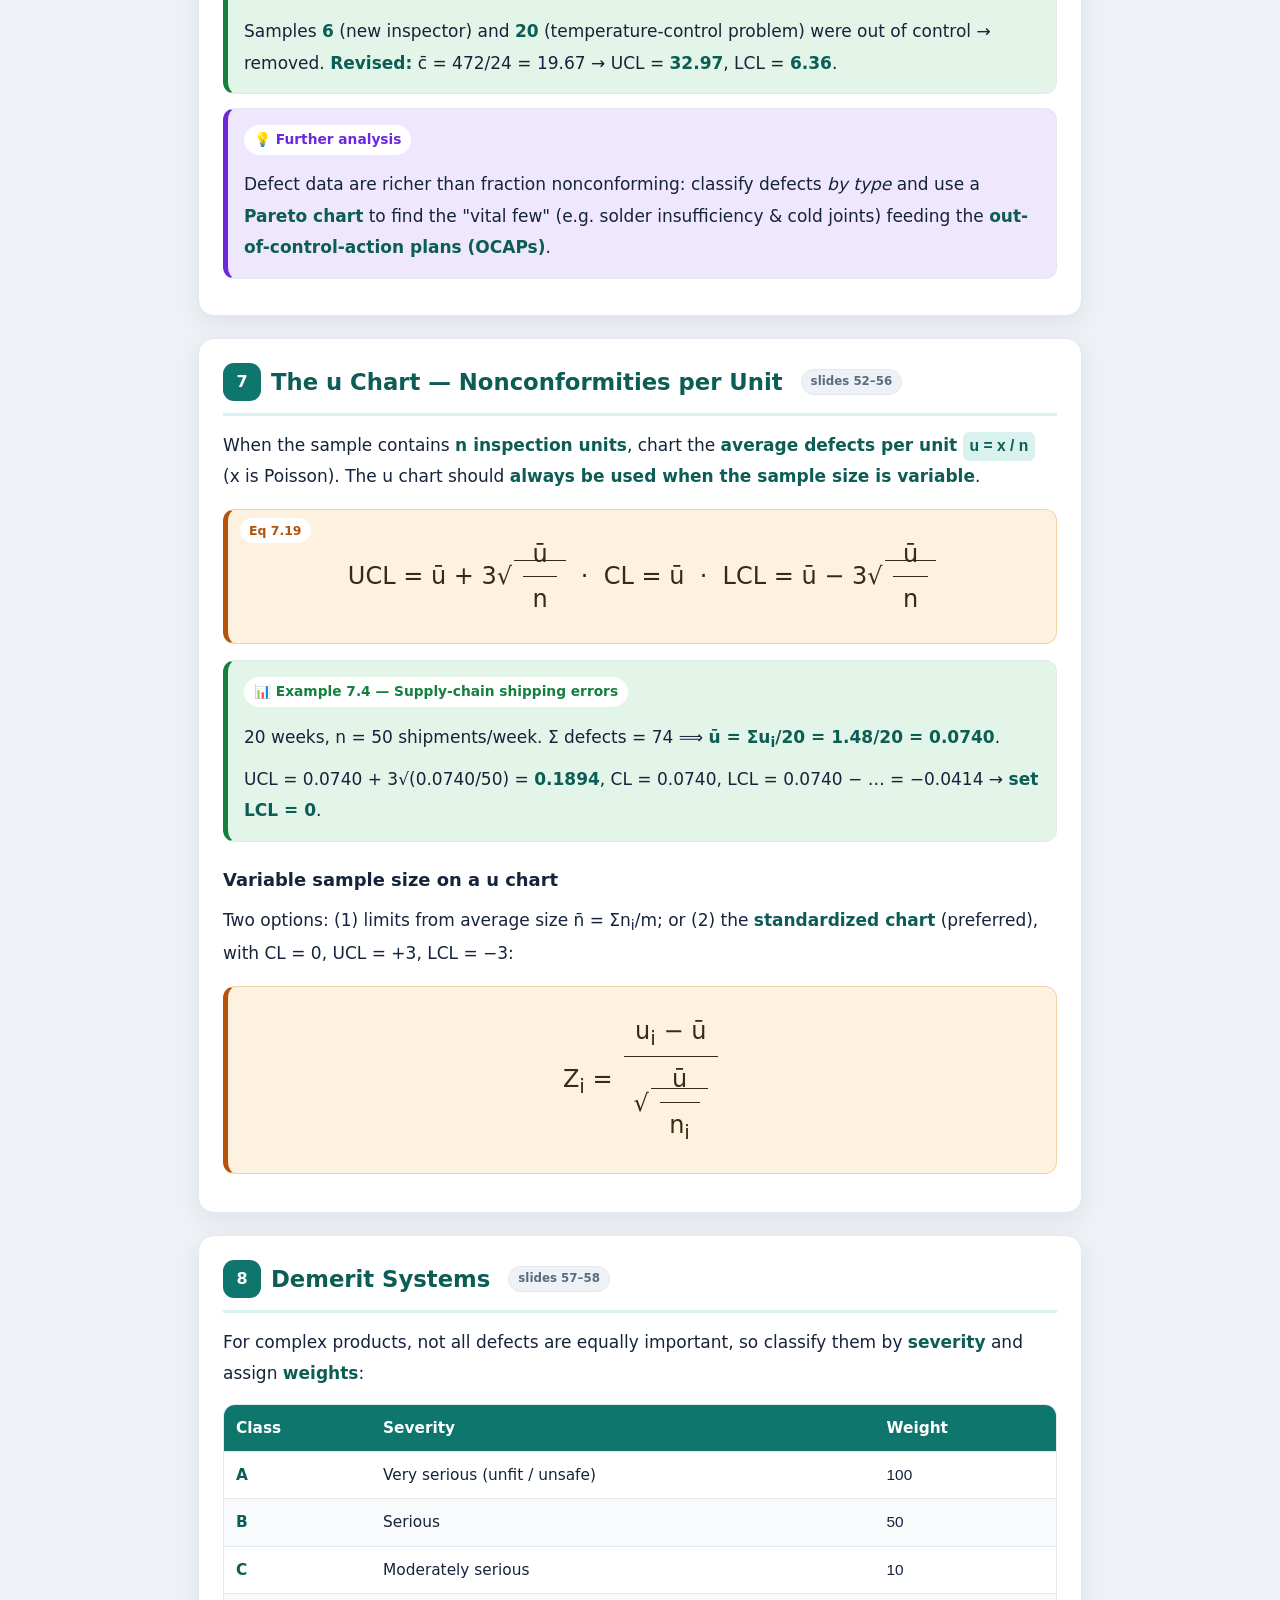
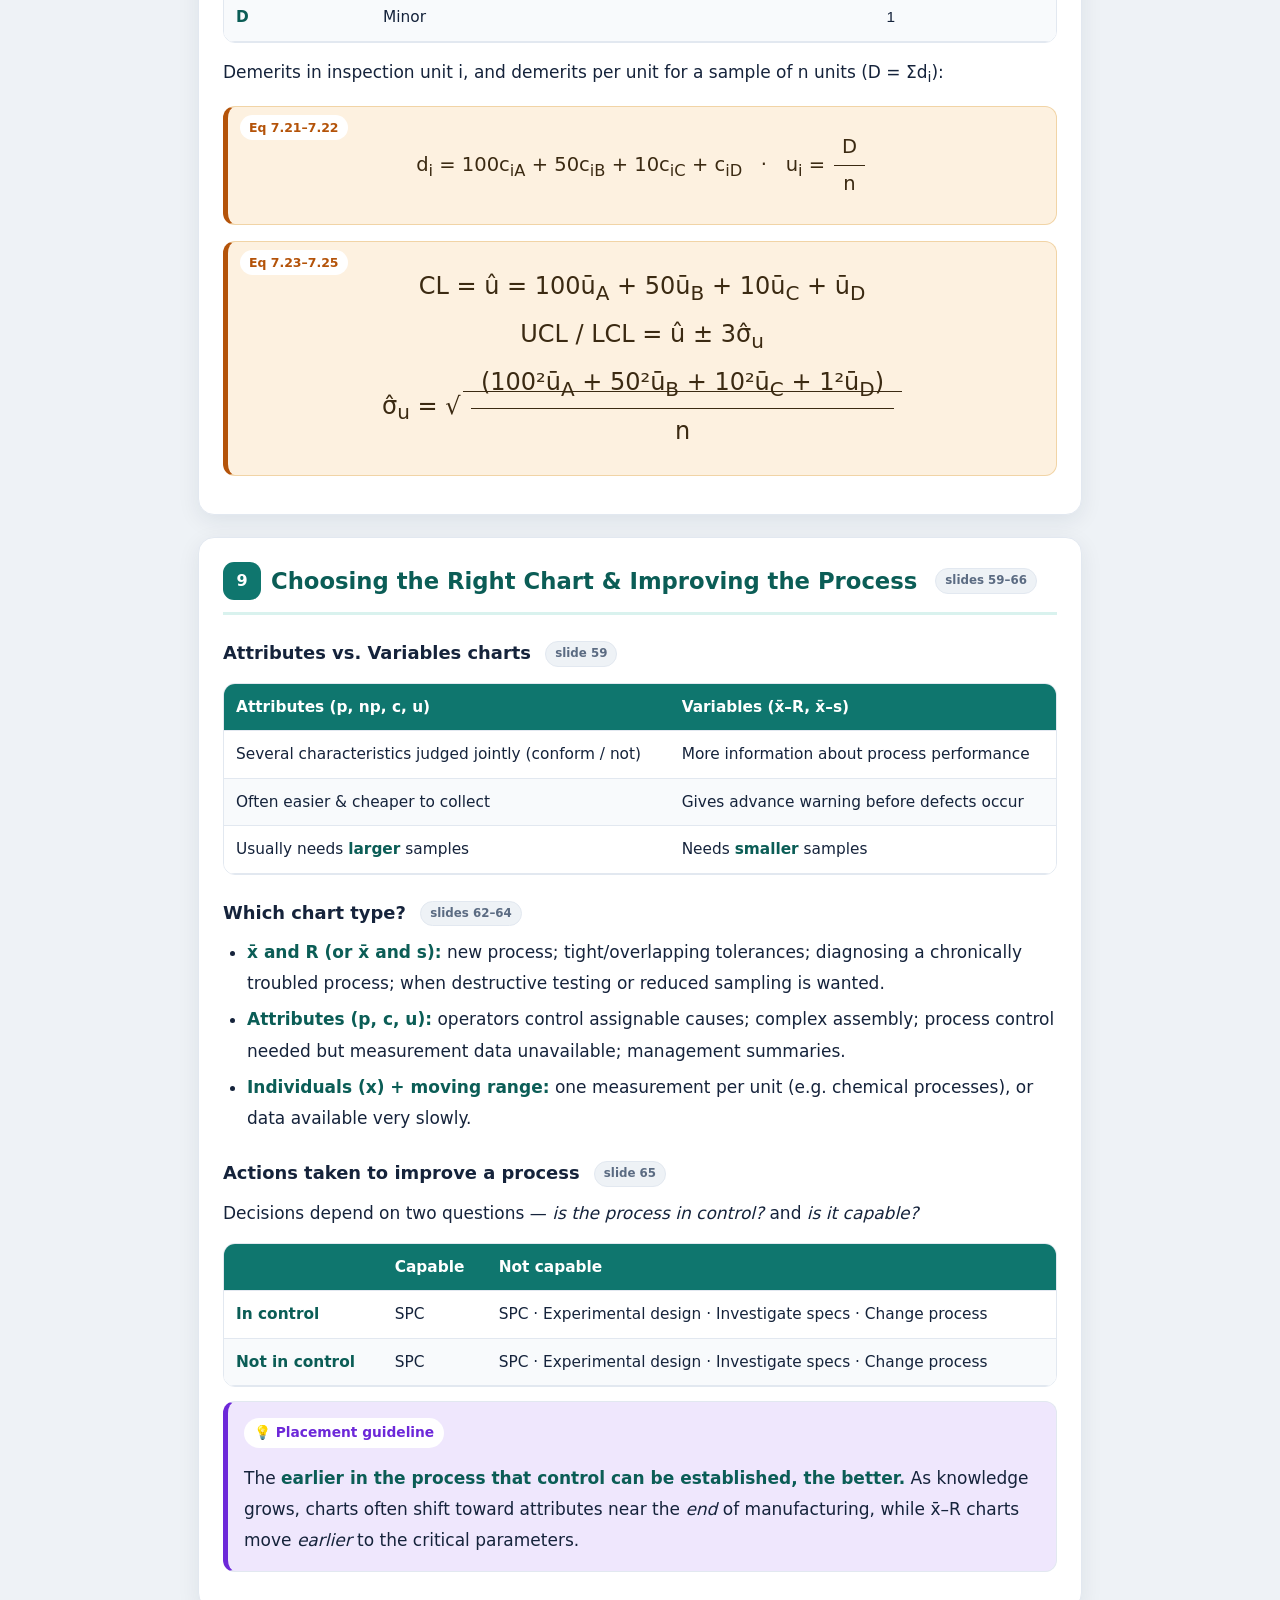
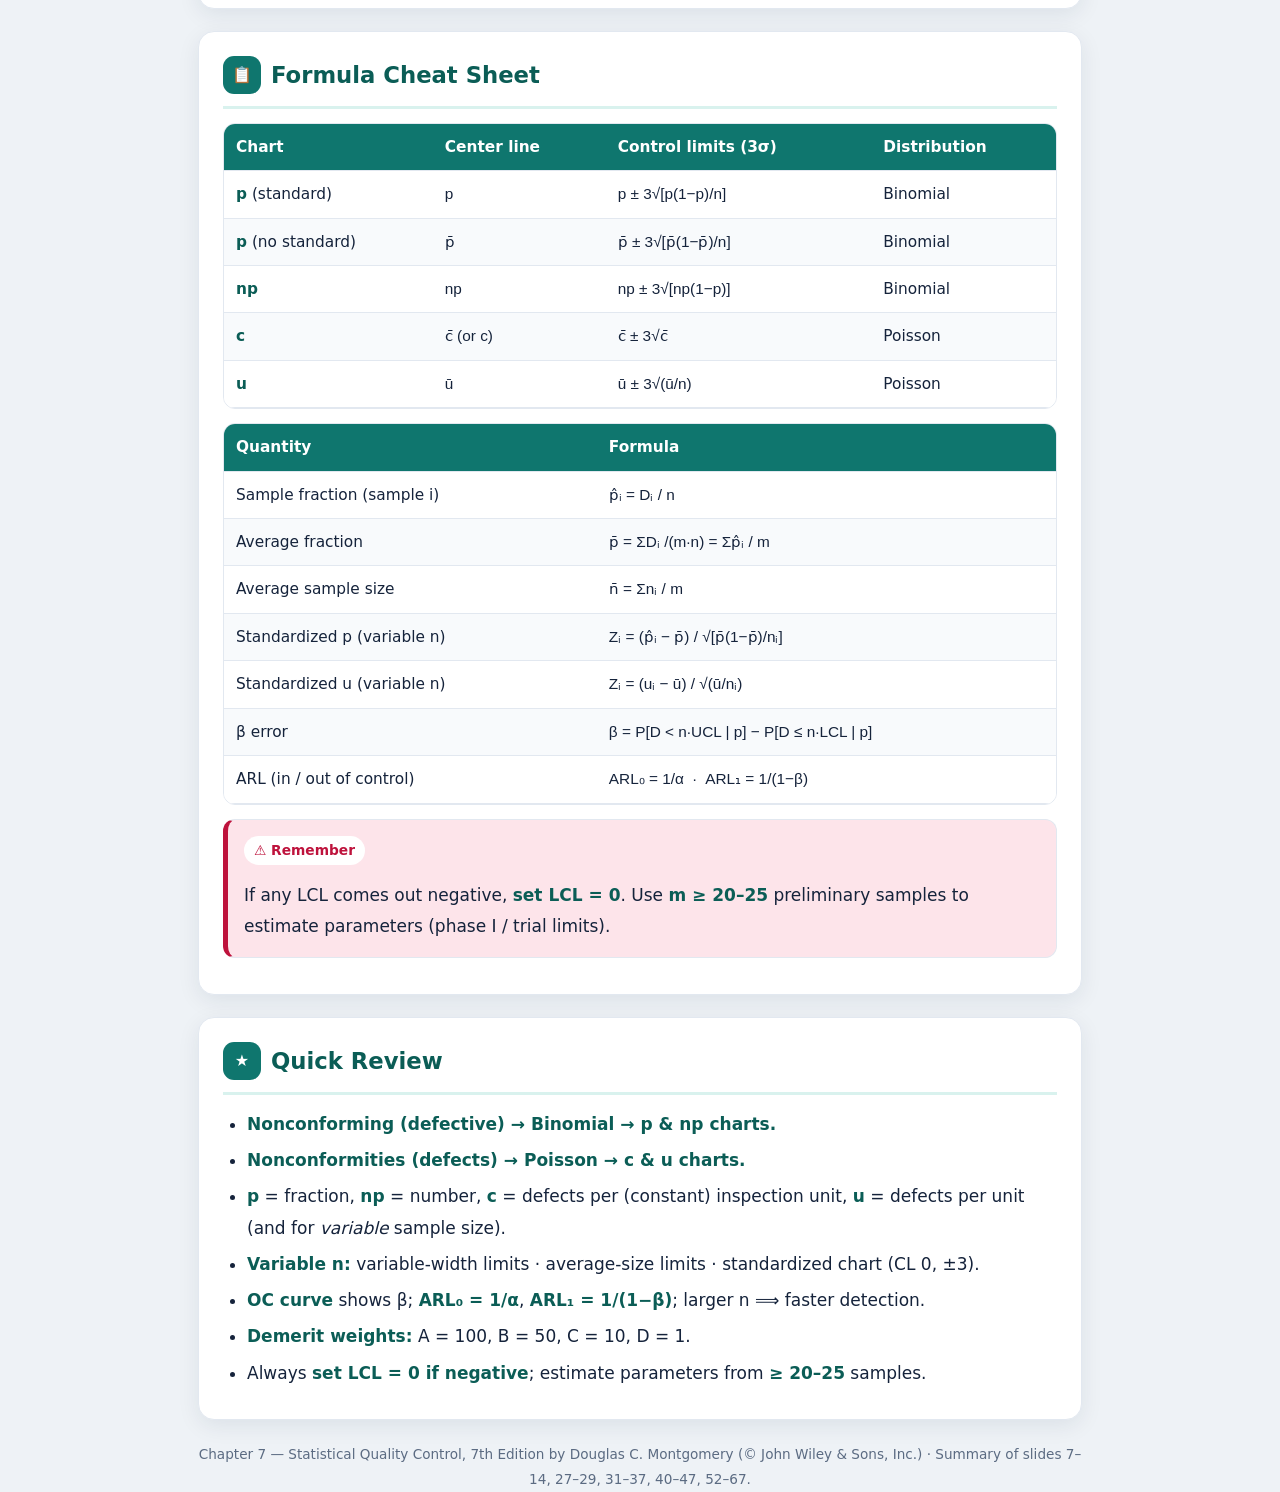
<file: docs/chapter7.html>
<!DOCTYPE html>
<html lang="en" dir="ltr">
<head>
<meta charset="utf-8">
<meta name="viewport" content="width=device-width, initial-scale=1">
<title>Chapter 7 — Control Charts for Attributes (Summary)</title>
<meta name="description" content="Summary of Chapter 7: Control Charts for Attributes — p chart, np chart, c chart, u chart, variable sample size, OC/ARL, demerit systems, with all formulas and worked examples.">
<link rel="stylesheet" href="assets/fonts.css">
<link rel="stylesheet" href="assets/styles.css">
</head>
<body dir="ltr">
<div class="topbar">
  <a class="brand" href="sqc.html">📚 SQC Summaries</a>
  <span class="actions no-print">
    <a class="btn" href="sqc.html">⌂ Home</a>
    <a class="btn" href="chapter7.pdf">⬇️ PDF</a>
    <button class="btn btn-solid" onclick="window.print()">🖨️ Print</button>
  </span>
</div>

<header class="hero">
  <div class="wrap">
    <p class="eyebrow">1405-433 · Statistical Quality Control · Chapter 7</p>
    <h1>Control Charts for Attributes</h1>
    <p class="sub">The p, np, c and u charts — for fraction nonconforming &amp; nonconformities (defects)</p>
    <div class="chips">
      <span class="chip">Slides covered: <b>7–14, 27–29, 31–37, 40–47, 52–67</b></span>
      <span class="chip">Summary + all formulas &amp; examples</span>
    </div>
  </div>
</header>

<main class="wrap">
  <nav class="toc">
    <h2>Contents</h2>
    <ol>
      <li><a href="#s1">Attributes vs. Variables — the big picture</a></li>
      <li><a href="#s2">The p Chart (Fraction Nonconforming)</a></li>
      <li><a href="#s3">The np Chart (Number Nonconforming)</a></li>
      <li><a href="#s4">Variable Sample Size (3 approaches)</a></li>
      <li><a href="#s5">OC Function &amp; Average Run Length (ARL)</a></li>
      <li><a href="#s6">The c Chart (Nonconformities / Defects)</a></li>
      <li><a href="#s7">The u Chart (Nonconformities per Unit)</a></li>
      <li><a href="#s8">Demerit Systems</a></li>
      <li><a href="#s9">Choosing the Right Chart &amp; Improving the Process</a></li>
      <li><a href="#s10">📋 Formula Cheat Sheet</a></li>
      <li><a href="#s11">Quick Review</a></li>
    </ol>
  </nav>

  <!-- ===== Section 1 ===== -->
  <section id="s1">
    <h2><span class="num">1</span> Attributes vs. Variables — the big picture</h2>
    <p><strong>Attributes data</strong> classify each unit as conforming / nonconforming, or count defects. Two families of attribute charts:</p>
    <div class="kpis">
      <div class="kpi"><div class="v">p, np</div><div class="l">Fraction / number <b>nonconforming</b><br>(Binomial)</div></div>
      <div class="kpi"><div class="v">c, u</div><div class="l">Number of <b>nonconformities</b> (defects)<br>(Poisson)</div></div>
    </div>
    <div class="box note">
      <span class="tag">Key distinction</span>
      <p><strong>Nonconforming unit</strong> = a defective item (fails to meet specs). <strong>Nonconformity</strong> = a single defect; one unit may contain several nonconformities.</p>
    </div>
    <div class="box important">
      <span class="tag">⚠ Recurring exam rule</span>
      <p>For <em>all four</em> attribute charts: if the computed <strong>LCL &lt; 0, set LCL = 0</strong> (the chart then has only an upper control limit).</p>
    </div>
  </section>

  <!-- ===== Section 2 ===== -->
  <section id="s2">
    <h2><span class="num">2</span> The p Chart — Fraction Nonconforming <span class="slide-ref">slides 7–14</span></h2>
    <p>The sample fraction nonconforming <span class="term">p̂</span> follows the <strong>binomial</strong> distribution. Its mean and standard deviation are:</p>
    <div class="formula">
      <span class="eq">μ<sub>p̂</sub> = p &nbsp;&nbsp;&nbsp; σ<sub>p̂</sub> = √<span class="sqrt"><span class="frac"><span>p(1 − p)</span><span>n</span></span></span></span>
    </div>

    <h3>Case A — Standard Given (p known) <span class="slide-ref">slide 8</span></h3>
    <div class="formula">
      <span class="tag">Eq 7.6</span>
      <span class="eq">UCL = p + 3√<span class="sqrt"><span class="frac"><span>p(1 − p)</span><span>n</span></span></span><br>
      CL = p<br>
      LCL = p − 3√<span class="sqrt"><span class="frac"><span>p(1 − p)</span><span>n</span></span></span></span>
    </div>

    <h3>Case B — No Standard Given (estimate p) <span class="slide-ref">slides 9–10</span></h3>
    <p>Take <span class="term">m</span> preliminary samples (rule of thumb <strong>m ≥ 20 or 25</strong>), each of size <span class="term">n</span>. With <span class="term">D<sub>i</sub></span> nonconforming units in sample i:</p>
    <div class="formula small">
      <span class="eq">p̂<sub>i</sub> = <span class="frac"><span>D<sub>i</sub></span><span>n</span></span> &nbsp;&nbsp;&nbsp;&nbsp; p̄ = <span class="frac"><span>Σ D<sub>i</sub></span><span>m·n</span></span> = <span class="frac"><span>Σ p̂<sub>i</sub></span><span>m</span></span></span>
    </div>
    <div class="formula">
      <span class="tag">Eq 7.8</span>
      <span class="eq">UCL = p̄ + 3√<span class="sqrt"><span class="frac"><span>p̄(1 − p̄)</span><span>n</span></span></span><br>
      CL = p̄<br>
      LCL = p̄ − 3√<span class="sqrt"><span class="frac"><span>p̄(1 − p̄)</span><span>n</span></span></span></span>
    </div>

    <div class="box example">
      <span class="tag">📊 Example 7.1 — Orange juice cans</span>
      <p>m = 30 samples, n = 50 each. Total nonconforming ΣD = 347 ⟹ <strong>p̄ = 347 / (30·50) = 0.2313</strong>.</p>
      <p>Trial limits: UCL = 0.2313 + 3(0.0596) = <strong>0.4102</strong>, CL = 0.2313, LCL = <strong>0.0524</strong>.</p>
      <p>Samples <strong>15</strong> (new raw material) and <strong>23</strong> (new, inexperienced operator) plotted above UCL → <strong>assignable causes</strong>. Removing them and recomputing on 28 samples (ΣD = 301):</p>
      <p><strong>Revised:</strong> p̄ = 301/(28·50) = 0.2150 → UCL = <strong>0.3893</strong>, CL = 0.2150, LCL = <strong>0.0407</strong>.</p>
    </div>
  </section>

  <!-- ===== Section 3 ===== -->
  <section id="s3">
    <h2><span class="num">3</span> The np Chart — Number Nonconforming <span class="slide-ref">slides 27–29</span></h2>
    <p>Instead of the <em>fraction</em>, plot the <strong>number</strong> nonconforming. Many non-statistical staff find it easier to read. (If p is unknown, use p̄.)</p>
    <div class="formula">
      <span class="tag">Eq 7.13</span>
      <span class="eq">UCL = np + 3√<span class="sqrt">np(1 − p)</span><br>
      CL = np<br>
      LCL = np − 3√<span class="sqrt">np(1 − p)</span></span>
    </div>
    <div class="box example">
      <span class="tag">📊 Example 7.2 — same OJ data</span>
      <p>p̄ = 0.2313, n = 50: &nbsp; CL = np̄ = 50(0.2313) = <strong>11.565</strong>, UCL = <strong>20.510</strong>, LCL = <strong>2.620</strong>. In practice plot whole numbers (e.g. use 2 and 21 as LCL/UCL).</p>
    </div>
  </section>

  <!-- ===== Section 4 ===== -->
  <section id="s4">
    <h2><span class="num">4</span> Variable Sample Size <span class="slide-ref">slides 31–33</span></h2>
    <p>When sample size n changes from sample to sample, there are three approaches:</p>

    <h3>I. Variable-Width Control Limits</h3>
    <p>Compute limits separately for each sample using its own size <span class="term">n<sub>i</sub></span>:</p>
    <div class="formula small">
      <span class="eq">p̄ ± 3√<span class="sqrt"><span class="frac"><span>p̄(1 − p̄)</span><span>n<sub>i</sub></span></span></span></span>
    </div>

    <h3>II. Control Limits Based on an Average Sample Size</h3>
    <p>Use one set of approximate limits from the average size (assumes future sizes won't differ greatly):</p>
    <div class="formula small">
      <span class="eq">n̄ = <span class="frac"><span>Σ n<sub>i</sub></span><span>m</span></span> &nbsp;→&nbsp; p̄ ± 3√<span class="sqrt"><span class="frac"><span>p̄(1 − p̄)</span><span>n̄</span></span></span></span>
    </div>

    <h3>III. Standardized Control Chart</h3>
    <p>Plot points in standard-deviation units: center line = 0, UCL = +3, LCL = −3.</p>
    <div class="formula">
      <span class="eq">Z<sub>i</sub> = <span class="frac"><span>p̂<sub>i</sub> − p̄</span><span>√<span class="sqrt"><span class="frac"><span>p̄(1 − p̄)</span><span>n<sub>i</sub></span></span></span></span></span></span>
    </div>
  </section>

  <!-- ===== Section 5 ===== -->
  <section id="s5">
    <h2><span class="num">5</span> OC Function &amp; Average Run Length <span class="slide-ref">slides 34–37</span></h2>
    <p>The <strong>operating-characteristic (OC) curve</strong> plots the probability of a <strong>type II (β) error</strong> — incorrectly accepting "in control" — against the true fraction nonconforming. It measures the chart's <em>sensitivity</em> to a shift.</p>
    <div class="formula">
      <span class="tag">Eq 7.15 (β-error)</span>
      <span class="eq">β = P[p̂ &lt; UCL | p] − P[p̂ ≤ LCL | p]<br>
      = P[D &lt; n·UCL | p] − P[D ≤ n·LCL | p]</span>
    </div>
    <p>D is binomial(n, p), so β comes from the cumulative binomial. <strong>If LCL is negative, drop the second term.</strong></p>

    <h3>Average Run Length (ARL) <span class="slide-ref">slide 36</span></h3>
    <div class="formula">
      <span class="eq">ARL = <span class="frac"><span>1</span><span>P(point plots out of control)</span></span></span>
    </div>
    <div class="formula small">
      <span class="eq">In control: &nbsp; ARL<sub>0</sub> = <span class="frac"><span>1</span><span>α</span></span> &nbsp;&nbsp;·&nbsp;&nbsp; Out of control: &nbsp; ARL<sub>1</sub> = <span class="frac"><span>1</span><span>1 − β</span></span></span>
    </div>
    <div class="box example">
      <span class="tag">📊 ARL example (slide 37)</span>
      <p>n = 50, UCL = 0.3697, LCL = 0.0303, center p̄ = 0.20. From the OC curve α = 1 − 0.9973 = 0.0027, so <strong>ARL₀ = 1/0.0027 ≈ 370</strong> (a false alarm about every 370 samples).</p>
      <p>If p shifts to 0.30, β = 0.8594, so <strong>ARL₁ = 1/(1 − 0.8594) ≈ 7</strong> — about 7 samples to detect the shift.</p>
    </div>
  </section>

  <!-- ===== Section 6 ===== -->
  <section id="s6">
    <h2><span class="num">6</span> The c Chart — Nonconformities (Defects) <span class="slide-ref">slides 40–47</span></h2>
    <p>Charts the <strong>total number of defects</strong> in an inspection unit, modeled by the <strong>Poisson</strong> distribution. This requires: (1) a very large number of opportunities for defects, (2) a small, constant probability of a defect at any location, and (3) the <strong>same inspection unit</strong> every sample.</p>
    <div class="formula small">
      <span class="eq">p(x) = <span class="frac"><span>e<sup>−c</sup> c<sup>x</sup></span><span>x!</span></span>, &nbsp; x = 0,1,2,… &nbsp;&nbsp; (mean = variance = c)</span>
    </div>

    <h3>Case A — Standard Given (c known)</h3>
    <div class="formula">
      <span class="tag">Eq 7.16</span>
      <span class="eq">UCL = c + 3√<span class="sqrt">c</span> &nbsp;·&nbsp; CL = c &nbsp;·&nbsp; LCL = c − 3√<span class="sqrt">c</span></span>
    </div>

    <h3>Case B — No Standard Given (estimate c̄)</h3>
    <div class="formula">
      <span class="tag">Eq 7.17</span>
      <span class="eq">UCL = c̄ + 3√<span class="sqrt">c̄</span> &nbsp;·&nbsp; CL = c̄ &nbsp;·&nbsp; LCL = c̄ − 3√<span class="sqrt">c̄</span></span>
    </div>

    <div class="box example">
      <span class="tag">📊 Example 7.3 — Printed circuit boards</span>
      <p>26 samples, inspection unit = 100 boards. Total defects = 516 ⟹ <strong>c̄ = 516/26 = 19.85</strong>.</p>
      <p>Trial: UCL = 19.85 + 3√19.85 = <strong>33.22</strong>, CL = 19.85, LCL = <strong>6.48</strong>.</p>
      <p>Samples <strong>6</strong> (new inspector) and <strong>20</strong> (temperature-control problem) were out of control → removed. <strong>Revised:</strong> c̄ = 472/24 = 19.67 → UCL = <strong>32.97</strong>, LCL = <strong>6.36</strong>.</p>
    </div>
    <div class="box tip">
      <span class="tag">💡 Further analysis</span>
      <p>Defect data are richer than fraction nonconforming: classify defects <em>by type</em> and use a <strong>Pareto chart</strong> to find the "vital few" (e.g. solder insufficiency &amp; cold joints) feeding the <strong>out-of-control-action plans (OCAPs)</strong>.</p>
    </div>
  </section>

  <!-- ===== Section 7 ===== -->
  <section id="s7">
    <h2><span class="num">7</span> The u Chart — Nonconformities per Unit <span class="slide-ref">slides 52–56</span></h2>
    <p>When the sample contains <strong>n inspection units</strong>, chart the <strong>average defects per unit</strong> <span class="term">u = x / n</span> (x is Poisson). The u chart should <strong>always be used when the sample size is variable</strong>.</p>
    <div class="formula">
      <span class="tag">Eq 7.19</span>
      <span class="eq">UCL = ū + 3√<span class="sqrt"><span class="frac"><span>ū</span><span>n</span></span></span> &nbsp;·&nbsp; CL = ū &nbsp;·&nbsp; LCL = ū − 3√<span class="sqrt"><span class="frac"><span>ū</span><span>n</span></span></span></span>
    </div>
    <div class="box example">
      <span class="tag">📊 Example 7.4 — Supply-chain shipping errors</span>
      <p>20 weeks, n = 50 shipments/week. Σ defects = 74 ⟹ <strong>ū = Σu<sub>i</sub>/20 = 1.48/20 = 0.0740</strong>.</p>
      <p>UCL = 0.0740 + 3√(0.0740/50) = <strong>0.1894</strong>, CL = 0.0740, LCL = 0.0740 − … = −0.0414 → <strong>set LCL = 0</strong>.</p>
    </div>
    <h3>Variable sample size on a u chart</h3>
    <p>Two options: (1) limits from average size n̄ = Σn<sub>i</sub>/m; or (2) the <strong>standardized chart</strong> (preferred), with CL = 0, UCL = +3, LCL = −3:</p>
    <div class="formula">
      <span class="eq">Z<sub>i</sub> = <span class="frac"><span>u<sub>i</sub> − ū</span><span>√<span class="sqrt"><span class="frac"><span>ū</span><span>n<sub>i</sub></span></span></span></span></span></span>
    </div>
  </section>

  <!-- ===== Section 8 ===== -->
  <section id="s8">
    <h2><span class="num">8</span> Demerit Systems <span class="slide-ref">slides 57–58</span></h2>
    <p>For complex products, not all defects are equally important, so classify them by <strong>severity</strong> and assign <strong>weights</strong>:</p>
    <div class="tablewrap">
      <table>
        <thead><tr><th>Class</th><th>Severity</th><th>Weight</th></tr></thead>
        <tbody>
          <tr><td><strong>A</strong></td><td>Very serious (unfit / unsafe)</td><td class="en">100</td></tr>
          <tr><td><strong>B</strong></td><td>Serious</td><td class="en">50</td></tr>
          <tr><td><strong>C</strong></td><td>Moderately serious</td><td class="en">10</td></tr>
          <tr><td><strong>D</strong></td><td>Minor</td><td class="en">1</td></tr>
        </tbody>
      </table>
    </div>
    <p>Demerits in inspection unit i, and demerits per unit for a sample of n units (D = Σd<sub>i</sub>):</p>
    <div class="formula small">
      <span class="tag">Eq 7.21–7.22</span>
      <span class="eq">d<sub>i</sub> = 100c<sub>iA</sub> + 50c<sub>iB</sub> + 10c<sub>iC</sub> + c<sub>iD</sub> &nbsp;&nbsp;·&nbsp;&nbsp; u<sub>i</sub> = <span class="frac"><span>D</span><span>n</span></span></span>
    </div>
    <div class="formula">
      <span class="tag">Eq 7.23–7.25</span>
      <span class="eq">CL = û = 100ū<sub>A</sub> + 50ū<sub>B</sub> + 10ū<sub>C</sub> + ū<sub>D</sub><br>
      UCL / LCL = û ± 3σ̂<sub>u</sub><br>
      σ̂<sub>u</sub> = √<span class="sqrt"><span class="frac"><span>(100²ū<sub>A</sub> + 50²ū<sub>B</sub> + 10²ū<sub>C</sub> + 1²ū<sub>D</sub>)</span><span>n</span></span></span></span>
    </div>
  </section>

  <!-- ===== Section 9 ===== -->
  <section id="s9">
    <h2><span class="num">9</span> Choosing the Right Chart &amp; Improving the Process <span class="slide-ref">slides 59–66</span></h2>

    <h3>Attributes vs. Variables charts <span class="slide-ref">slide 59</span></h3>
    <div class="tablewrap">
      <table>
        <thead><tr><th>Attributes (p, np, c, u)</th><th>Variables (x̄–R, x̄–s)</th></tr></thead>
        <tbody>
          <tr><td>Several characteristics judged jointly (conform / not)</td><td>More information about process performance</td></tr>
          <tr><td>Often easier &amp; cheaper to collect</td><td>Gives advance warning before defects occur</td></tr>
          <tr><td>Usually needs <strong>larger</strong> samples</td><td>Needs <strong>smaller</strong> samples</td></tr>
        </tbody>
      </table>
    </div>

    <h3>Which chart type? <span class="slide-ref">slides 62–64</span></h3>
    <ul>
      <li><strong>x̄ and R (or x̄ and s):</strong> new process; tight/overlapping tolerances; diagnosing a chronically troubled process; when destructive testing or reduced sampling is wanted.</li>
      <li><strong>Attributes (p, c, u):</strong> operators control assignable causes; complex assembly; process control needed but measurement data unavailable; management summaries.</li>
      <li><strong>Individuals (x) + moving range:</strong> one measurement per unit (e.g. chemical processes), or data available very slowly.</li>
    </ul>

    <h3>Actions taken to improve a process <span class="slide-ref">slide 65</span></h3>
    <p>Decisions depend on two questions — <em>is the process in control?</em> and <em>is it capable?</em></p>
    <div class="tablewrap">
      <table>
        <thead><tr><th></th><th>Capable</th><th>Not capable</th></tr></thead>
        <tbody>
          <tr><td><strong>In control</strong></td><td>SPC</td><td>SPC · Experimental design · Investigate specs · Change process</td></tr>
          <tr><td><strong>Not in control</strong></td><td>SPC</td><td>SPC · Experimental design · Investigate specs · Change process</td></tr>
        </tbody>
      </table>
    </div>
    <div class="box tip">
      <span class="tag">💡 Placement guideline</span>
      <p>The <strong>earlier in the process that control can be established, the better.</strong> As knowledge grows, charts often shift toward attributes near the <em>end</em> of manufacturing, while x̄–R charts move <em>earlier</em> to the critical parameters.</p>
    </div>
  </section>

  <!-- ===== Section 10: Cheat sheet ===== -->
  <section id="s10">
    <h2><span class="num">📋</span> Formula Cheat Sheet</h2>
    <div class="tablewrap">
      <table>
        <thead><tr><th>Chart</th><th>Center line</th><th>Control limits (3σ)</th><th>Distribution</th></tr></thead>
        <tbody>
          <tr><td><strong>p</strong> (standard)</td><td class="en">p</td><td class="en">p ± 3√[p(1−p)/n]</td><td>Binomial</td></tr>
          <tr><td><strong>p</strong> (no standard)</td><td class="en">p̄</td><td class="en">p̄ ± 3√[p̄(1−p̄)/n]</td><td>Binomial</td></tr>
          <tr><td><strong>np</strong></td><td class="en">np</td><td class="en">np ± 3√[np(1−p)]</td><td>Binomial</td></tr>
          <tr><td><strong>c</strong></td><td class="en">c̄ (or c)</td><td class="en">c̄ ± 3√c̄</td><td>Poisson</td></tr>
          <tr><td><strong>u</strong></td><td class="en">ū</td><td class="en">ū ± 3√(ū/n)</td><td>Poisson</td></tr>
        </tbody>
      </table>
    </div>
    <div class="tablewrap">
      <table>
        <thead><tr><th>Quantity</th><th>Formula</th></tr></thead>
        <tbody>
          <tr><td>Sample fraction (sample i)</td><td class="en">p̂ᵢ = Dᵢ / n</td></tr>
          <tr><td>Average fraction</td><td class="en">p̄ = ΣDᵢ /(m·n) = Σp̂ᵢ / m</td></tr>
          <tr><td>Average sample size</td><td class="en">n̄ = Σnᵢ / m</td></tr>
          <tr><td>Standardized p (variable n)</td><td class="en">Zᵢ = (p̂ᵢ − p̄) / √[p̄(1−p̄)/nᵢ]</td></tr>
          <tr><td>Standardized u (variable n)</td><td class="en">Zᵢ = (uᵢ − ū) / √(ū/nᵢ)</td></tr>
          <tr><td>β error</td><td class="en">β = P[D &lt; n·UCL | p] − P[D ≤ n·LCL | p]</td></tr>
          <tr><td>ARL (in / out of control)</td><td class="en">ARL₀ = 1/α &nbsp;·&nbsp; ARL₁ = 1/(1−β)</td></tr>
        </tbody>
      </table>
    </div>
    <div class="box important">
      <span class="tag">⚠ Remember</span>
      <p>If any LCL comes out negative, <strong>set LCL = 0</strong>. Use <strong>m ≥ 20–25</strong> preliminary samples to estimate parameters (phase I / trial limits).</p>
    </div>
  </section>

  <!-- ===== Section 11 ===== -->
  <section id="s11">
    <h2><span class="num">★</span> Quick Review</h2>
    <ul>
      <li><strong>Nonconforming (defective) → Binomial → p &amp; np charts.</strong></li>
      <li><strong>Nonconformities (defects) → Poisson → c &amp; u charts.</strong></li>
      <li><strong>p</strong> = fraction, <strong>np</strong> = number, <strong>c</strong> = defects per (constant) inspection unit, <strong>u</strong> = defects per unit (and for <em>variable</em> sample size).</li>
      <li><strong>Variable n:</strong> variable-width limits · average-size limits · standardized chart (CL 0, ±3).</li>
      <li><strong>OC curve</strong> shows β; <strong>ARL₀ = 1/α</strong>, <strong>ARL₁ = 1/(1−β)</strong>; larger n ⟹ faster detection.</li>
      <li><strong>Demerit weights:</strong> A = 100, B = 50, C = 10, D = 1.</li>
      <li>Always <strong>set LCL = 0 if negative</strong>; estimate parameters from <strong>≥ 20–25</strong> samples.</li>
    </ul>
  </section>
</main>

<footer class="wrap">
  Chapter 7 — Statistical Quality Control, 7th Edition by Douglas C. Montgomery (© John Wiley &amp; Sons, Inc.) · Summary of slides 7–14, 27–29, 31–37, 40–47, 52–67.
</footer>
</body>
</html>
</file>
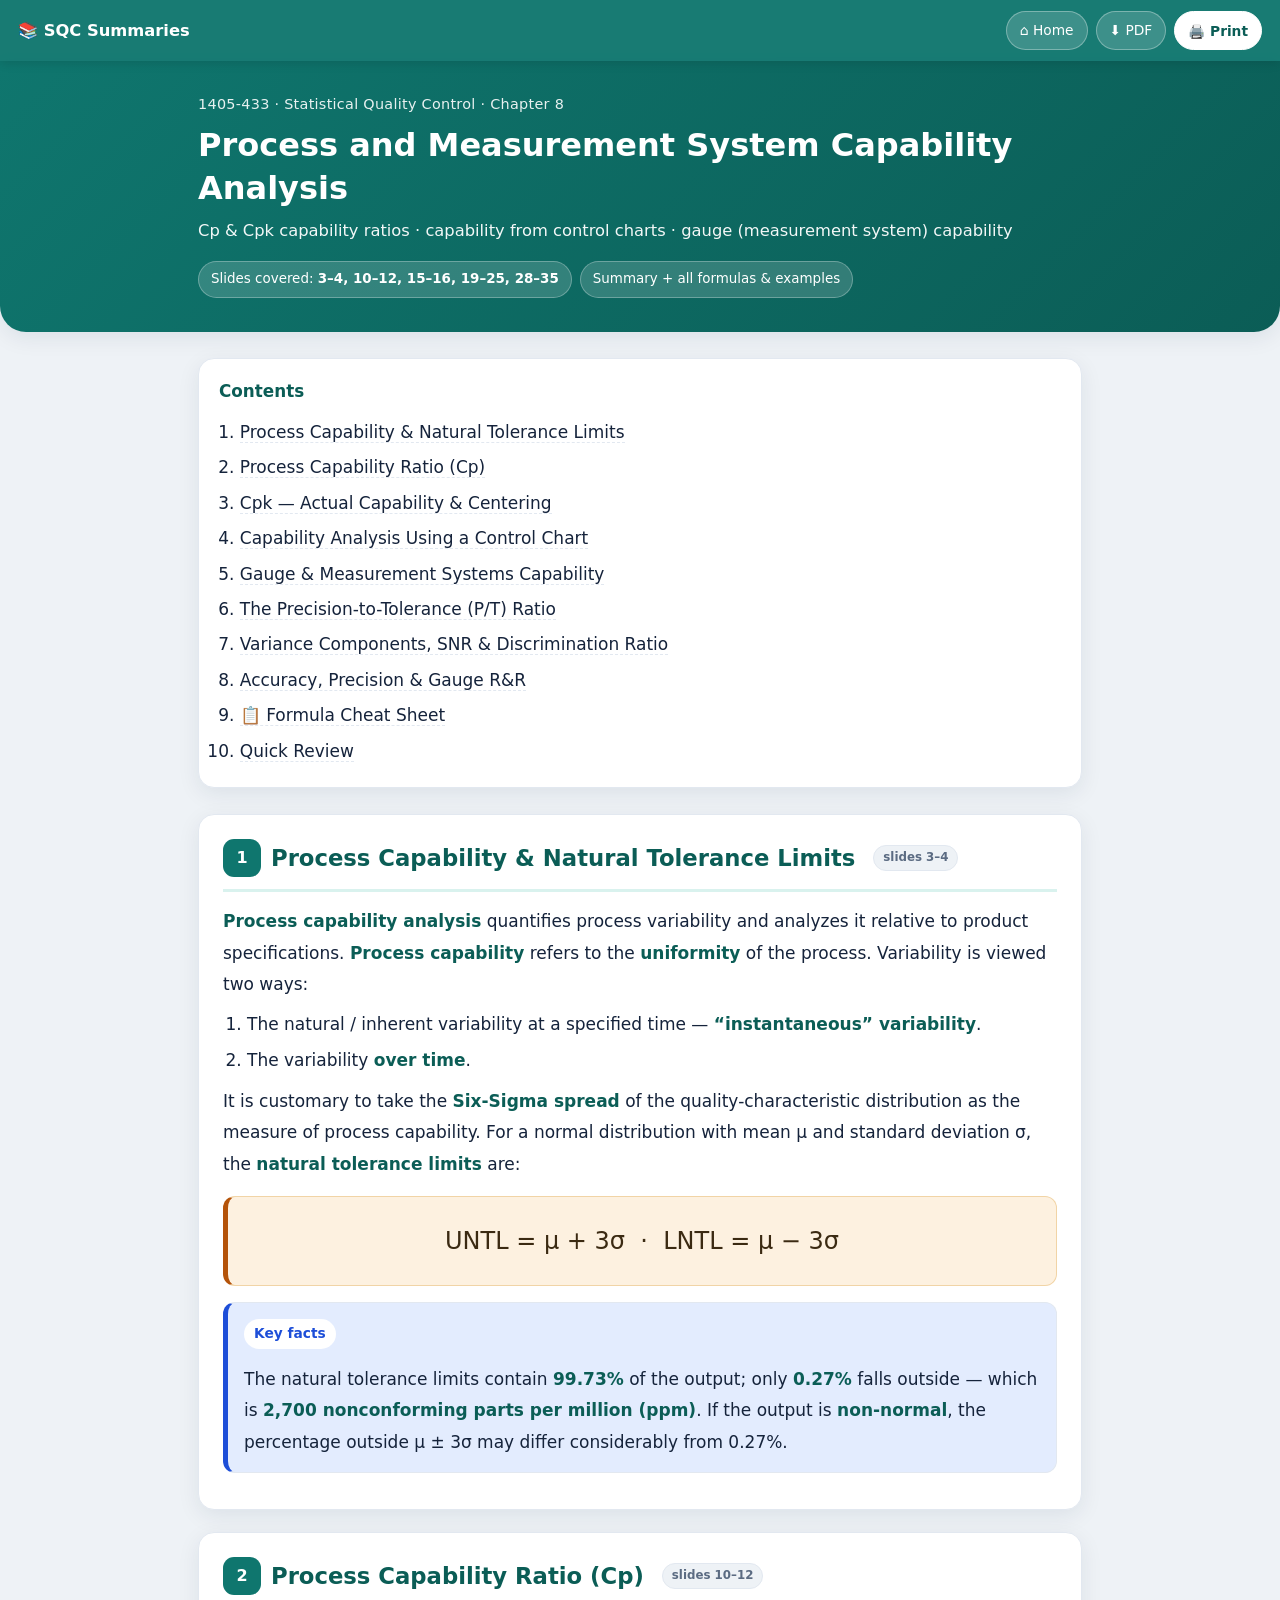
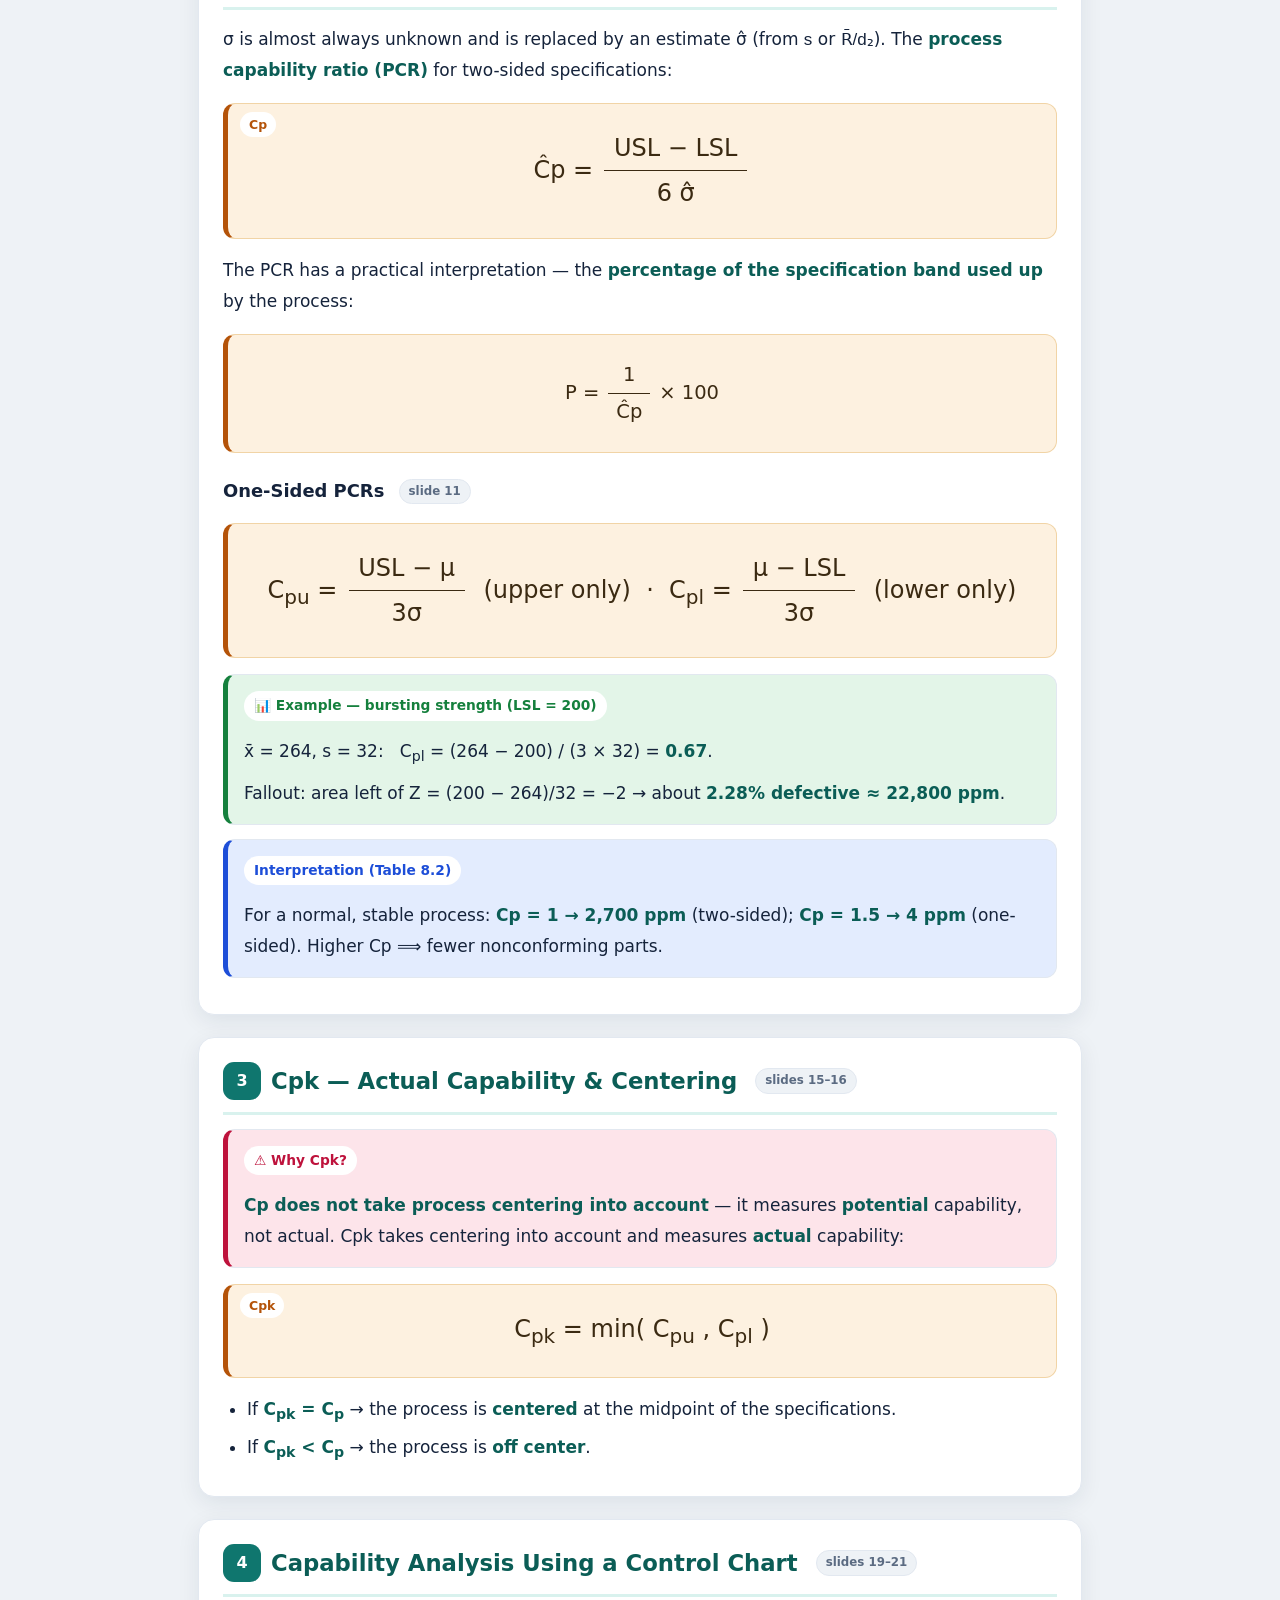
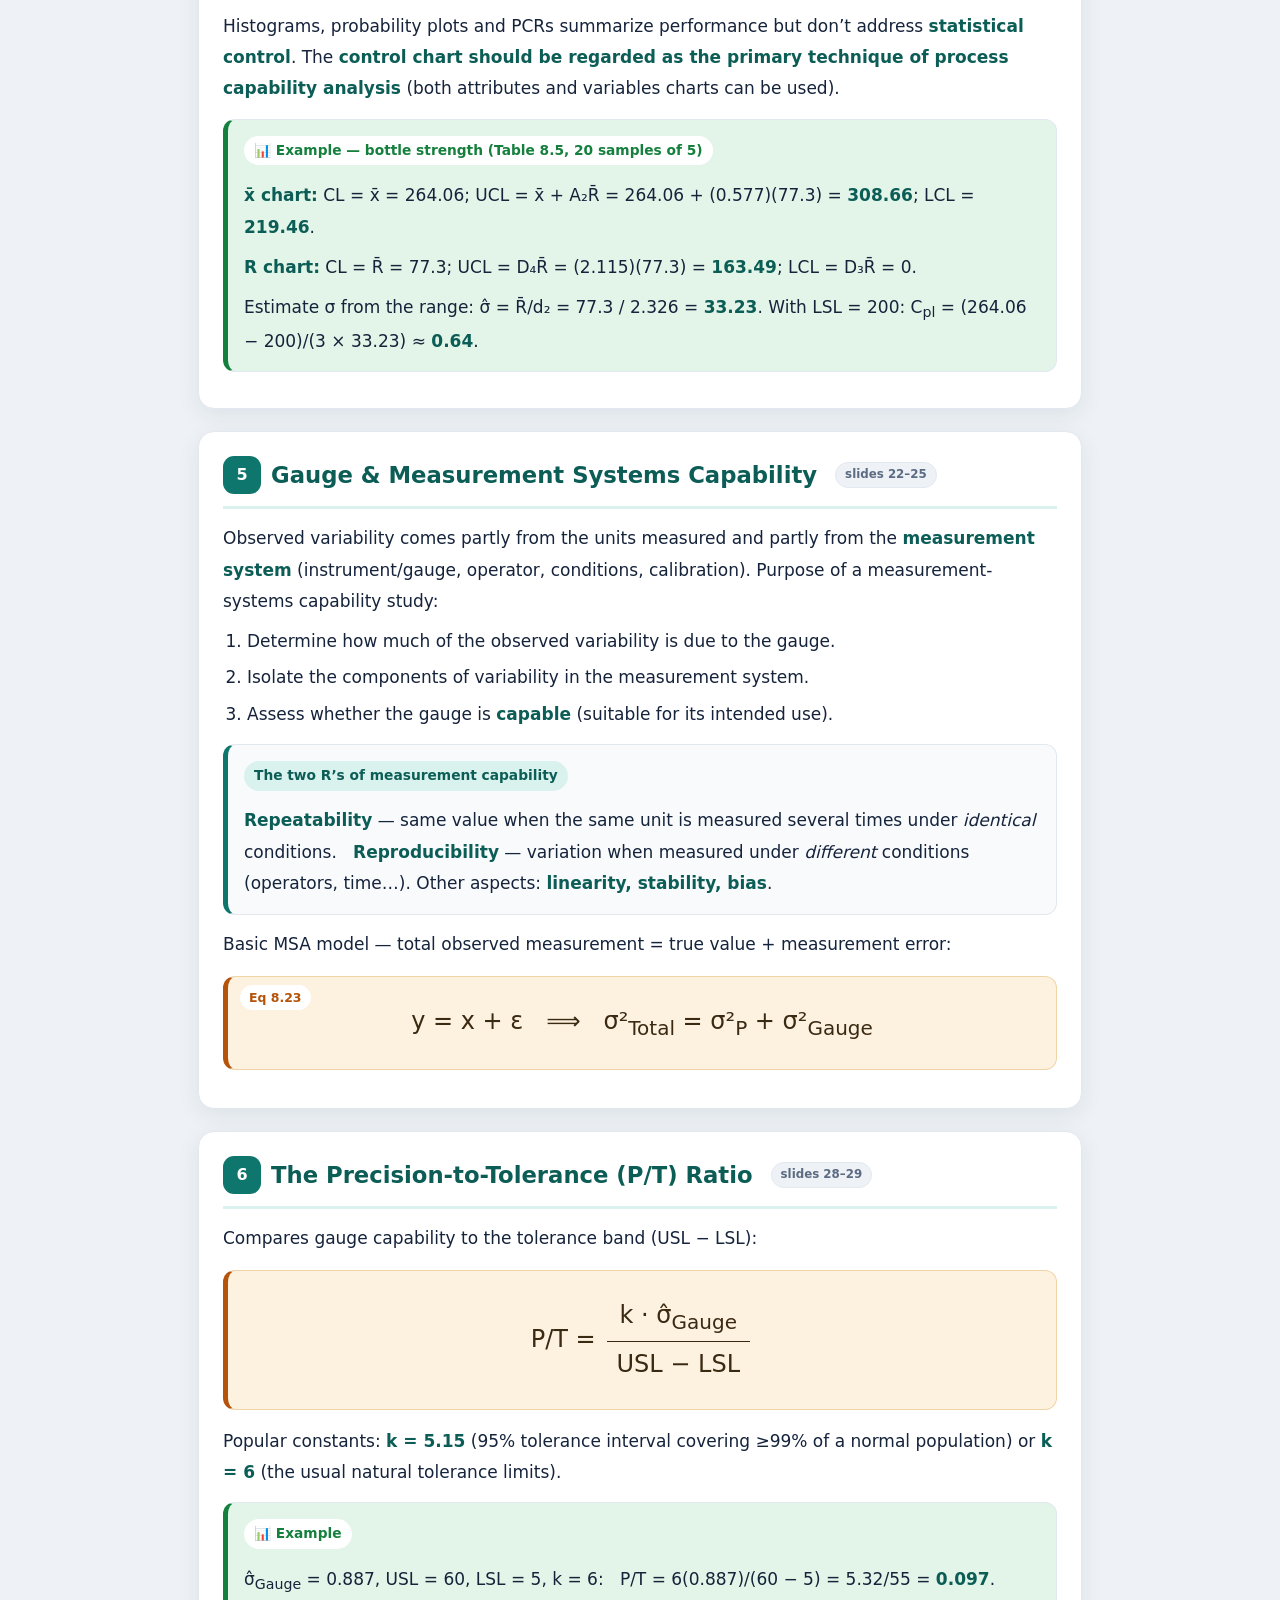
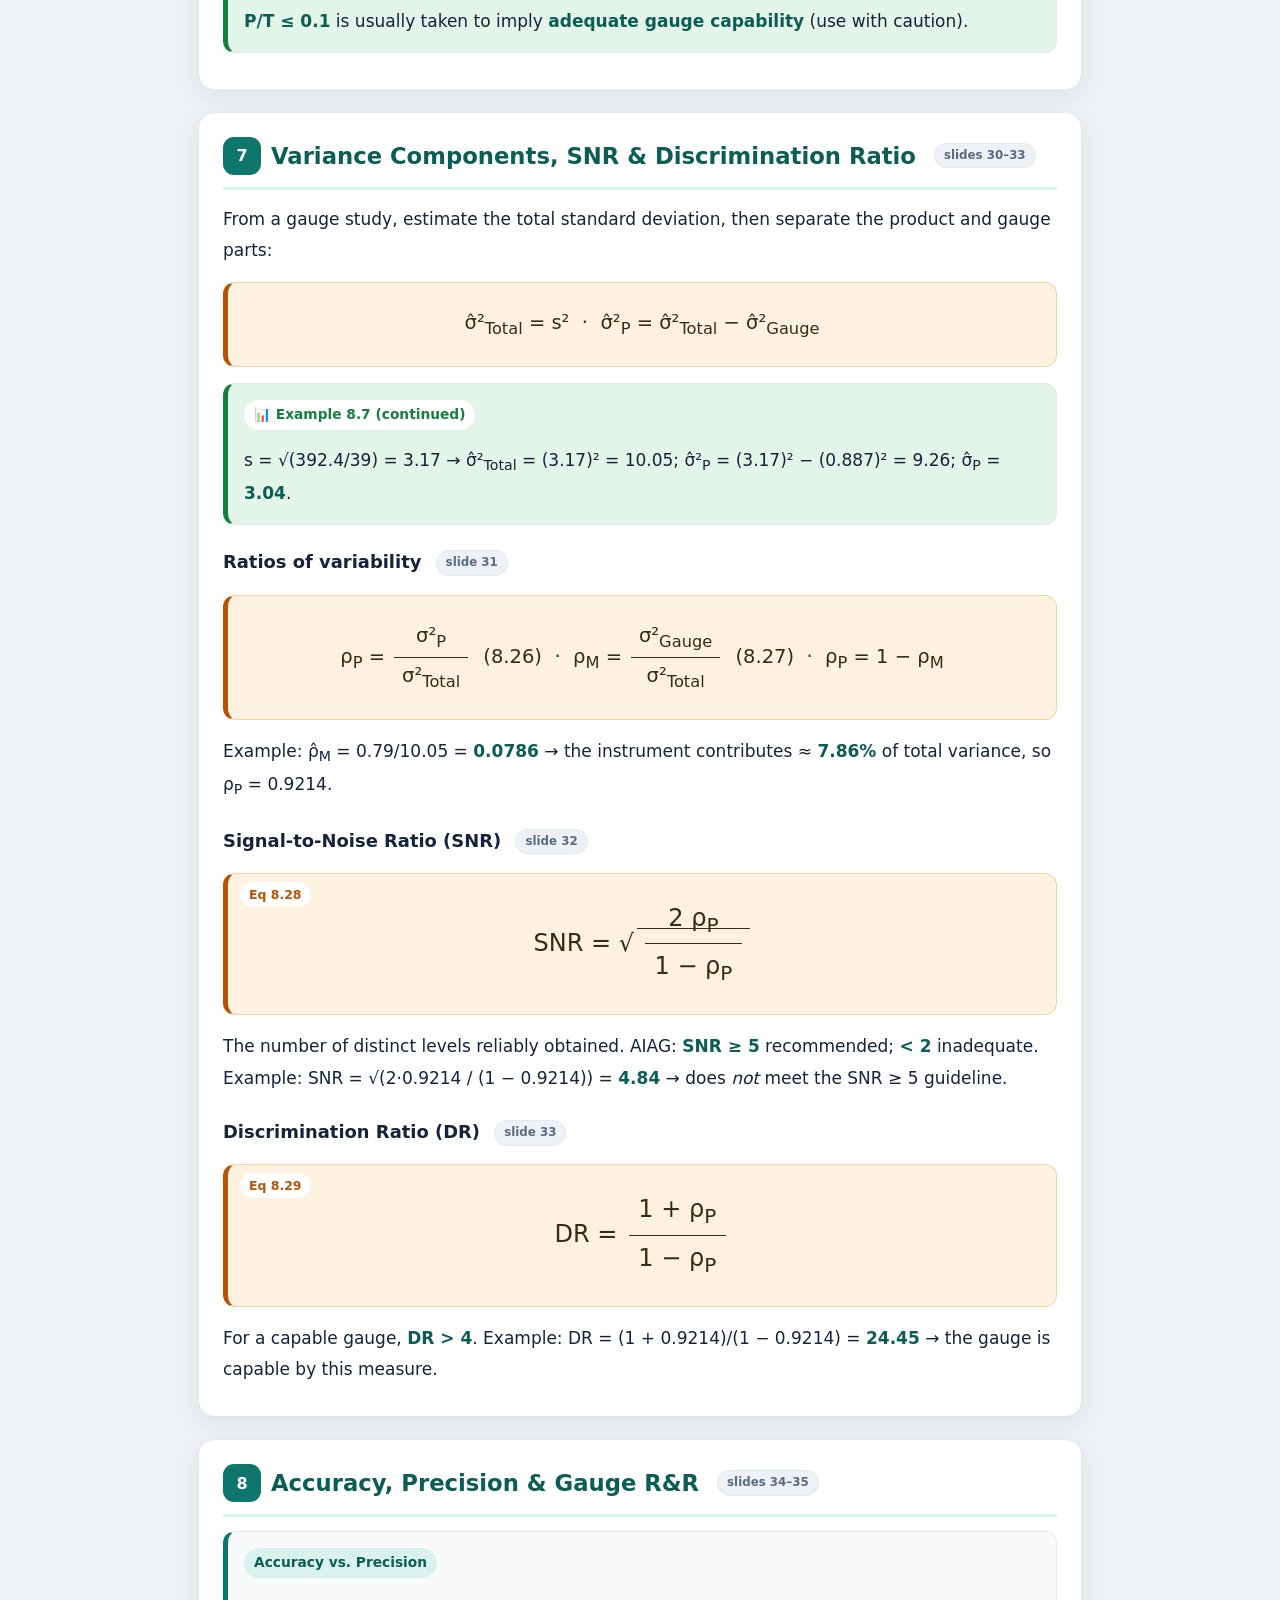
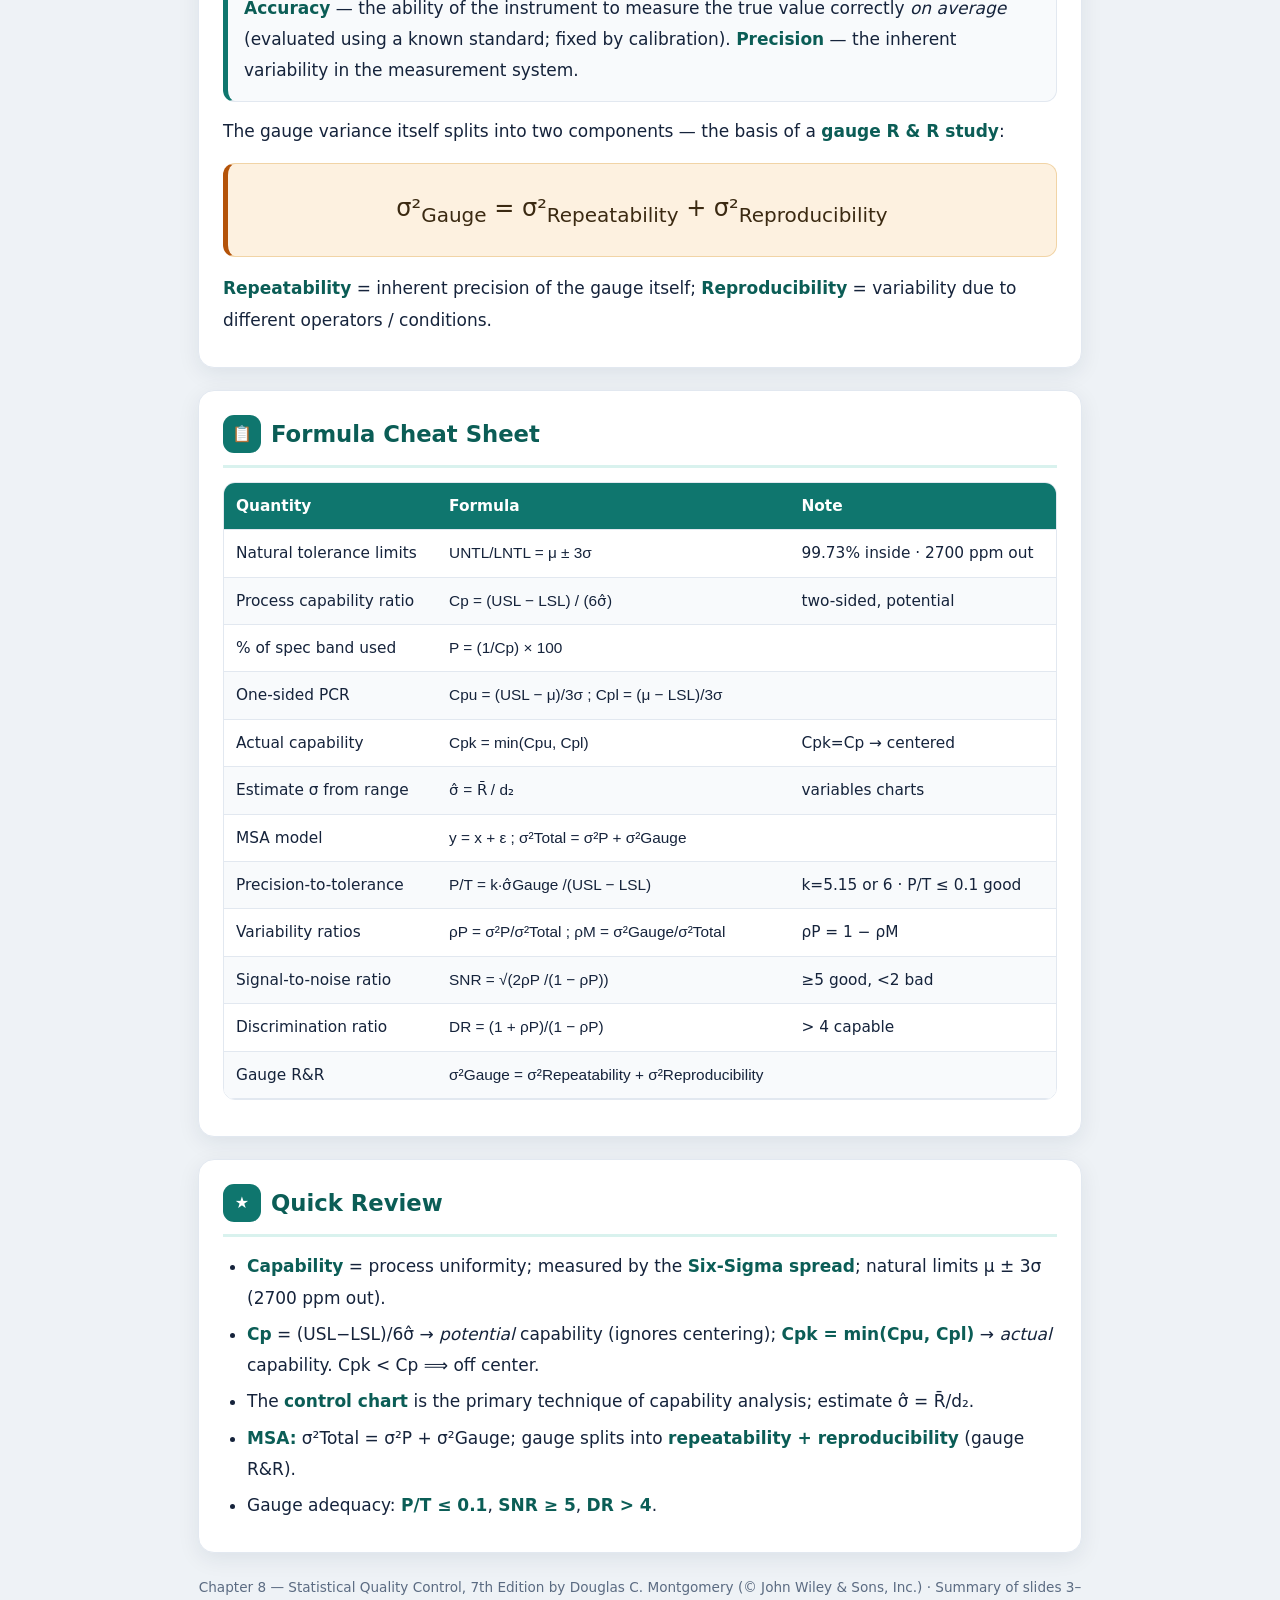
<file: docs/chapter8.html>
<!DOCTYPE html>
<html lang="en" dir="ltr">
<head>
<meta charset="utf-8">
<meta name="viewport" content="width=device-width, initial-scale=1">
<title>Chapter 8 — Process &amp; Measurement System Capability (Summary)</title>
<meta name="description" content="Summary of Chapter 8: process capability analysis, Cp / Cpk ratios, capability via control charts, and measurement systems (gauge) capability — P/T ratio, variance components, SNR, DR, gauge R&R. Slides 3–4, 10–12, 15–16, 19–25, 28–35.">
<link rel="stylesheet" href="assets/fonts.css">
<link rel="stylesheet" href="assets/styles.css">
</head>
<body dir="ltr">
<div class="topbar">
  <a class="brand" href="sqc.html">📚 SQC Summaries</a>
  <span class="actions no-print">
    <a class="btn" href="sqc.html">⌂ Home</a>
    <a class="btn" href="chapter8.pdf">⬇️ PDF</a>
    <button class="btn btn-solid" onclick="window.print()">🖨️ Print</button>
  </span>
</div>

<header class="hero">
  <div class="wrap">
    <p class="eyebrow">1405-433 · Statistical Quality Control · Chapter 8</p>
    <h1>Process and Measurement System Capability Analysis</h1>
    <p class="sub">Cp &amp; Cpk capability ratios · capability from control charts · gauge (measurement system) capability</p>
    <div class="chips">
      <span class="chip">Slides covered: <b>3–4, 10–12, 15–16, 19–25, 28–35</b></span>
      <span class="chip">Summary + all formulas &amp; examples</span>
    </div>
  </div>
</header>

<main class="wrap">
  <nav class="toc">
    <h2>Contents</h2>
    <ol>
      <li><a href="#s1">Process Capability &amp; Natural Tolerance Limits</a></li>
      <li><a href="#s2">Process Capability Ratio (Cp)</a></li>
      <li><a href="#s3">Cpk — Actual Capability &amp; Centering</a></li>
      <li><a href="#s4">Capability Analysis Using a Control Chart</a></li>
      <li><a href="#s5">Gauge &amp; Measurement Systems Capability</a></li>
      <li><a href="#s6">The Precision-to-Tolerance (P/T) Ratio</a></li>
      <li><a href="#s7">Variance Components, SNR &amp; Discrimination Ratio</a></li>
      <li><a href="#s8">Accuracy, Precision &amp; Gauge R&amp;R</a></li>
      <li><a href="#s9">📋 Formula Cheat Sheet</a></li>
      <li><a href="#s10">Quick Review</a></li>
    </ol>
  </nav>

  <!-- 1 -->
  <section id="s1">
    <h2><span class="num">1</span> Process Capability &amp; Natural Tolerance Limits <span class="slide-ref">slides 3–4</span></h2>
    <p><strong>Process capability analysis</strong> quantifies process variability and analyzes it relative to product specifications. <strong>Process capability</strong> refers to the <strong>uniformity</strong> of the process. Variability is viewed two ways:</p>
    <ol>
      <li>The natural / inherent variability at a specified time — <strong>“instantaneous” variability</strong>.</li>
      <li>The variability <strong>over time</strong>.</li>
    </ol>
    <p>It is customary to take the <strong>Six-Sigma spread</strong> of the quality-characteristic distribution as the measure of process capability. For a normal distribution with mean μ and standard deviation σ, the <strong>natural tolerance limits</strong> are:</p>
    <div class="formula">
      <span class="eq">UNTL = μ + 3σ &nbsp;·&nbsp; LNTL = μ − 3σ</span>
    </div>
    <div class="box note">
      <span class="tag">Key facts</span>
      <p>The natural tolerance limits contain <strong>99.73%</strong> of the output; only <strong>0.27%</strong> falls outside — which is <strong>2,700 nonconforming parts per million (ppm)</strong>. If the output is <strong>non-normal</strong>, the percentage outside μ ± 3σ may differ considerably from 0.27%.</p>
    </div>
  </section>

  <!-- 2 -->
  <section id="s2">
    <h2><span class="num">2</span> Process Capability Ratio (Cp) <span class="slide-ref">slides 10–12</span></h2>
    <p>σ is almost always unknown and is replaced by an estimate σ̂ (from <span class="en">s</span> or <span class="en">R̄/d₂</span>). The <strong>process capability ratio (PCR)</strong> for two-sided specifications:</p>
    <div class="formula">
      <span class="tag">Cp</span>
      <span class="eq">Ĉp = <span class="frac"><span>USL − LSL</span><span>6 σ̂</span></span></span>
    </div>
    <p>The PCR has a practical interpretation — the <strong>percentage of the specification band used up</strong> by the process:</p>
    <div class="formula small">
      <span class="eq">P = <span class="frac"><span>1</span><span>Ĉp</span></span> × 100</span>
    </div>

    <h3>One-Sided PCRs <span class="slide-ref">slide 11</span></h3>
    <div class="formula">
      <span class="eq">C<sub>pu</sub> = <span class="frac"><span>USL − μ</span><span>3σ</span></span> &nbsp;(upper only) &nbsp;·&nbsp; C<sub>pl</sub> = <span class="frac"><span>μ − LSL</span><span>3σ</span></span> &nbsp;(lower only)</span>
    </div>
    <div class="box example">
      <span class="tag">📊 Example — bursting strength (LSL = 200)</span>
      <p>x̄ = 264, s = 32: &nbsp; C<sub>pl</sub> = (264 − 200) / (3 × 32) = <strong>0.67</strong>.</p>
      <p>Fallout: area left of Z = (200 − 264)/32 = −2 → about <strong>2.28% defective ≈ 22,800 ppm</strong>.</p>
    </div>
    <div class="box note">
      <span class="tag">Interpretation (Table 8.2)</span>
      <p>For a normal, stable process: <strong>Cp = 1 → 2,700 ppm</strong> (two-sided); <strong>Cp = 1.5 → 4 ppm</strong> (one-sided). Higher Cp ⟹ fewer nonconforming parts.</p>
    </div>
  </section>

  <!-- 3 -->
  <section id="s3">
    <h2><span class="num">3</span> Cpk — Actual Capability &amp; Centering <span class="slide-ref">slides 15–16</span></h2>
    <div class="box important">
      <span class="tag">⚠ Why Cpk?</span>
      <p><strong>Cp does not take process centering into account</strong> — it measures <strong>potential</strong> capability, not actual. Cpk takes centering into account and measures <strong>actual</strong> capability:</p>
    </div>
    <div class="formula">
      <span class="tag">Cpk</span>
      <span class="eq">C<sub>pk</sub> = min( C<sub>pu</sub> , C<sub>pl</sub> )</span>
    </div>
    <ul>
      <li>If <strong>C<sub>pk</sub> = C<sub>p</sub></strong> → the process is <strong>centered</strong> at the midpoint of the specifications.</li>
      <li>If <strong>C<sub>pk</sub> &lt; C<sub>p</sub></strong> → the process is <strong>off center</strong>.</li>
    </ul>
  </section>

  <!-- 4 -->
  <section id="s4">
    <h2><span class="num">4</span> Capability Analysis Using a Control Chart <span class="slide-ref">slides 19–21</span></h2>
    <p>Histograms, probability plots and PCRs summarize performance but don’t address <strong>statistical control</strong>. The <strong>control chart should be regarded as the primary technique of process capability analysis</strong> (both attributes and variables charts can be used).</p>
    <div class="box example">
      <span class="tag">📊 Example — bottle strength (Table 8.5, 20 samples of 5)</span>
      <p><strong>x̄ chart:</strong> CL = x̄ = 264.06; UCL = x̄ + A₂R̄ = 264.06 + (0.577)(77.3) = <strong>308.66</strong>; LCL = <strong>219.46</strong>.</p>
      <p><strong>R chart:</strong> CL = R̄ = 77.3; UCL = D₄R̄ = (2.115)(77.3) = <strong>163.49</strong>; LCL = D₃R̄ = 0.</p>
      <p>Estimate σ from the range: σ̂ = R̄/d₂ = 77.3 / 2.326 = <strong>33.23</strong>. With LSL = 200: C<sub>pl</sub> = (264.06 − 200)/(3 × 33.23) ≈ <strong>0.64</strong>.</p>
    </div>
  </section>

  <!-- 5 -->
  <section id="s5">
    <h2><span class="num">5</span> Gauge &amp; Measurement Systems Capability <span class="slide-ref">slides 22–25</span></h2>
    <p>Observed variability comes partly from the units measured and partly from the <strong>measurement system</strong> (instrument/gauge, operator, conditions, calibration). Purpose of a measurement-systems capability study:</p>
    <ol>
      <li>Determine how much of the observed variability is due to the gauge.</li>
      <li>Isolate the components of variability in the measurement system.</li>
      <li>Assess whether the gauge is <strong>capable</strong> (suitable for its intended use).</li>
    </ol>
    <div class="box def">
      <span class="tag">The two R’s of measurement capability</span>
      <p><strong>Repeatability</strong> — same value when the same unit is measured several times under <em>identical</em> conditions. &nbsp; <strong>Reproducibility</strong> — variation when measured under <em>different</em> conditions (operators, time…). Other aspects: <strong>linearity, stability, bias</strong>.</p>
    </div>
    <p>Basic MSA model — total observed measurement = true value + measurement error:</p>
    <div class="formula">
      <span class="tag">Eq 8.23</span>
      <span class="eq">y = x + ε &nbsp;&nbsp;⟹&nbsp;&nbsp; σ²<sub>Total</sub> = σ²<sub>P</sub> + σ²<sub>Gauge</sub></span>
    </div>
  </section>

  <!-- 6 -->
  <section id="s6">
    <h2><span class="num">6</span> The Precision-to-Tolerance (P/T) Ratio <span class="slide-ref">slides 28–29</span></h2>
    <p>Compares gauge capability to the tolerance band (USL − LSL):</p>
    <div class="formula">
      <span class="eq">P/T = <span class="frac"><span>k · σ̂<sub>Gauge</sub></span><span>USL − LSL</span></span></span>
    </div>
    <p>Popular constants: <strong>k = 5.15</strong> (95% tolerance interval covering ≥99% of a normal population) or <strong>k = 6</strong> (the usual natural tolerance limits).</p>
    <div class="box example">
      <span class="tag">📊 Example</span>
      <p>σ̂<sub>Gauge</sub> = 0.887, USL = 60, LSL = 5, k = 6: &nbsp; P/T = 6(0.887)/(60 − 5) = 5.32/55 = <strong>0.097</strong>.</p>
      <p><strong>P/T ≤ 0.1</strong> is usually taken to imply <strong>adequate gauge capability</strong> (use with caution).</p>
    </div>
  </section>

  <!-- 7 -->
  <section id="s7">
    <h2><span class="num">7</span> Variance Components, SNR &amp; Discrimination Ratio <span class="slide-ref">slides 30–33</span></h2>
    <p>From a gauge study, estimate the total standard deviation, then separate the product and gauge parts:</p>
    <div class="formula small">
      <span class="eq">σ̂²<sub>Total</sub> = s² &nbsp;·&nbsp; σ̂²<sub>P</sub> = σ̂²<sub>Total</sub> − σ̂²<sub>Gauge</sub></span>
    </div>
    <div class="box example">
      <span class="tag">📊 Example 8.7 (continued)</span>
      <p>s = √(392.4/39) = 3.17 → σ̂²<sub>Total</sub> = (3.17)² = 10.05; σ̂²<sub>P</sub> = (3.17)² − (0.887)² = 9.26; σ̂<sub>P</sub> = <strong>3.04</strong>.</p>
    </div>
    <h3>Ratios of variability <span class="slide-ref">slide 31</span></h3>
    <div class="formula small">
      <span class="eq">ρ<sub>P</sub> = <span class="frac"><span>σ²<sub>P</sub></span><span>σ²<sub>Total</sub></span></span> &nbsp;(8.26) &nbsp;·&nbsp; ρ<sub>M</sub> = <span class="frac"><span>σ²<sub>Gauge</sub></span><span>σ²<sub>Total</sub></span></span> &nbsp;(8.27) &nbsp;·&nbsp; ρ<sub>P</sub> = 1 − ρ<sub>M</sub></span>
    </div>
    <p>Example: ρ̂<sub>M</sub> = 0.79/10.05 = <strong>0.0786</strong> → the instrument contributes ≈ <strong>7.86%</strong> of total variance, so ρ<sub>P</sub> = 0.9214.</p>

    <h3>Signal-to-Noise Ratio (SNR) <span class="slide-ref">slide 32</span></h3>
    <div class="formula">
      <span class="tag">Eq 8.28</span>
      <span class="eq">SNR = √<span class="sqrt"><span class="frac"><span>2 ρ<sub>P</sub></span><span>1 − ρ<sub>P</sub></span></span></span></span>
    </div>
    <p>The number of distinct levels reliably obtained. AIAG: <strong>SNR ≥ 5</strong> recommended; <strong>&lt; 2</strong> inadequate. Example: SNR = √(2·0.9214 / (1 − 0.9214)) = <strong>4.84</strong> → does <em>not</em> meet the SNR ≥ 5 guideline.</p>

    <h3>Discrimination Ratio (DR) <span class="slide-ref">slide 33</span></h3>
    <div class="formula">
      <span class="tag">Eq 8.29</span>
      <span class="eq">DR = <span class="frac"><span>1 + ρ<sub>P</sub></span><span>1 − ρ<sub>P</sub></span></span></span>
    </div>
    <p>For a capable gauge, <strong>DR &gt; 4</strong>. Example: DR = (1 + 0.9214)/(1 − 0.9214) = <strong>24.45</strong> → the gauge is capable by this measure.</p>
  </section>

  <!-- 8 -->
  <section id="s8">
    <h2><span class="num">8</span> Accuracy, Precision &amp; Gauge R&amp;R <span class="slide-ref">slides 34–35</span></h2>
    <div class="box def">
      <span class="tag">Accuracy vs. Precision</span>
      <p><strong>Accuracy</strong> — the ability of the instrument to measure the true value correctly <em>on average</em> (evaluated using a known standard; fixed by calibration). <strong>Precision</strong> — the inherent variability in the measurement system.</p>
    </div>
    <p>The gauge variance itself splits into two components — the basis of a <strong>gauge R &amp; R study</strong>:</p>
    <div class="formula">
      <span class="eq">σ²<sub>Gauge</sub> = σ²<sub>Repeatability</sub> + σ²<sub>Reproducibility</sub></span>
    </div>
    <p><strong>Repeatability</strong> = inherent precision of the gauge itself; <strong>Reproducibility</strong> = variability due to different operators / conditions.</p>
  </section>

  <!-- 9 -->
  <section id="s9">
    <h2><span class="num">📋</span> Formula Cheat Sheet</h2>
    <div class="tablewrap">
      <table>
        <thead><tr><th>Quantity</th><th>Formula</th><th>Note</th></tr></thead>
        <tbody>
          <tr><td>Natural tolerance limits</td><td class="en">UNTL/LNTL = μ ± 3σ</td><td>99.73% inside · 2700 ppm out</td></tr>
          <tr><td>Process capability ratio</td><td class="en">Cp = (USL − LSL) / (6σ̂)</td><td>two-sided, potential</td></tr>
          <tr><td>% of spec band used</td><td class="en">P = (1/Cp) × 100</td><td></td></tr>
          <tr><td>One-sided PCR</td><td class="en">Cpu = (USL − μ)/3σ ; Cpl = (μ − LSL)/3σ</td><td></td></tr>
          <tr><td>Actual capability</td><td class="en">Cpk = min(Cpu, Cpl)</td><td>Cpk=Cp → centered</td></tr>
          <tr><td>Estimate σ from range</td><td class="en">σ̂ = R̄ / d₂</td><td>variables charts</td></tr>
          <tr><td>MSA model</td><td class="en">y = x + ε ; σ²Total = σ²P + σ²Gauge</td><td></td></tr>
          <tr><td>Precision-to-tolerance</td><td class="en">P/T = k·σ̂Gauge /(USL − LSL)</td><td>k=5.15 or 6 · P/T ≤ 0.1 good</td></tr>
          <tr><td>Variability ratios</td><td class="en">ρP = σ²P/σ²Total ; ρM = σ²Gauge/σ²Total</td><td>ρP = 1 − ρM</td></tr>
          <tr><td>Signal-to-noise ratio</td><td class="en">SNR = √(2ρP /(1 − ρP))</td><td>≥5 good, &lt;2 bad</td></tr>
          <tr><td>Discrimination ratio</td><td class="en">DR = (1 + ρP)/(1 − ρP)</td><td>&gt; 4 capable</td></tr>
          <tr><td>Gauge R&amp;R</td><td class="en">σ²Gauge = σ²Repeatability + σ²Reproducibility</td><td></td></tr>
        </tbody>
      </table>
    </div>
  </section>

  <!-- 10 -->
  <section id="s10">
    <h2><span class="num">★</span> Quick Review</h2>
    <ul>
      <li><strong>Capability</strong> = process uniformity; measured by the <strong>Six-Sigma spread</strong>; natural limits μ ± 3σ (2700 ppm out).</li>
      <li><strong>Cp</strong> = (USL−LSL)/6σ̂ → <em>potential</em> capability (ignores centering); <strong>Cpk = min(Cpu, Cpl)</strong> → <em>actual</em> capability. Cpk &lt; Cp ⟹ off center.</li>
      <li>The <strong>control chart</strong> is the primary technique of capability analysis; estimate σ̂ = R̄/d₂.</li>
      <li><strong>MSA:</strong> σ²Total = σ²P + σ²Gauge; gauge splits into <strong>repeatability + reproducibility</strong> (gauge R&amp;R).</li>
      <li>Gauge adequacy: <strong>P/T ≤ 0.1</strong>, <strong>SNR ≥ 5</strong>, <strong>DR &gt; 4</strong>.</li>
    </ul>
  </section>
</main>

<footer class="wrap">
  Chapter 8 — Statistical Quality Control, 7th Edition by Douglas C. Montgomery (© John Wiley &amp; Sons, Inc.) · Summary of slides 3–4, 10–12, 15–16, 19–25, 28–35.
</footer>
</body>
</html>
</file>
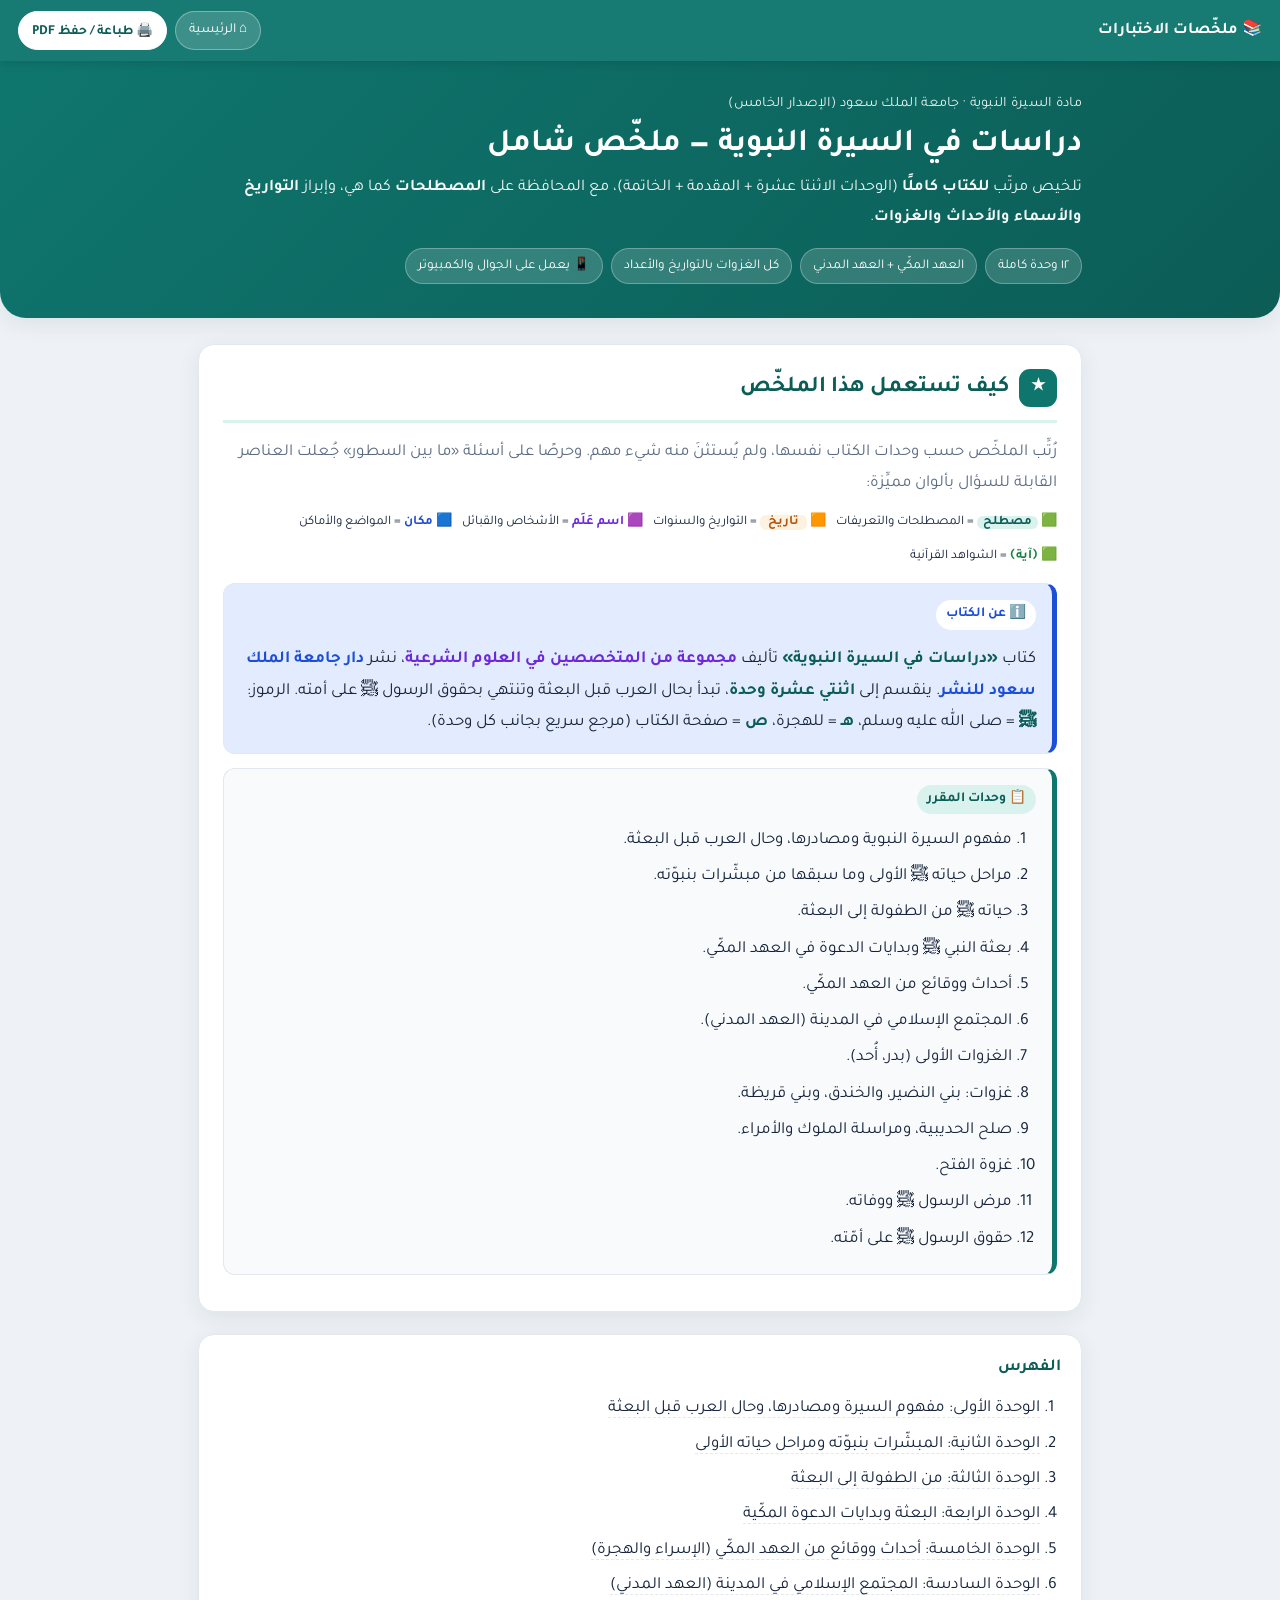
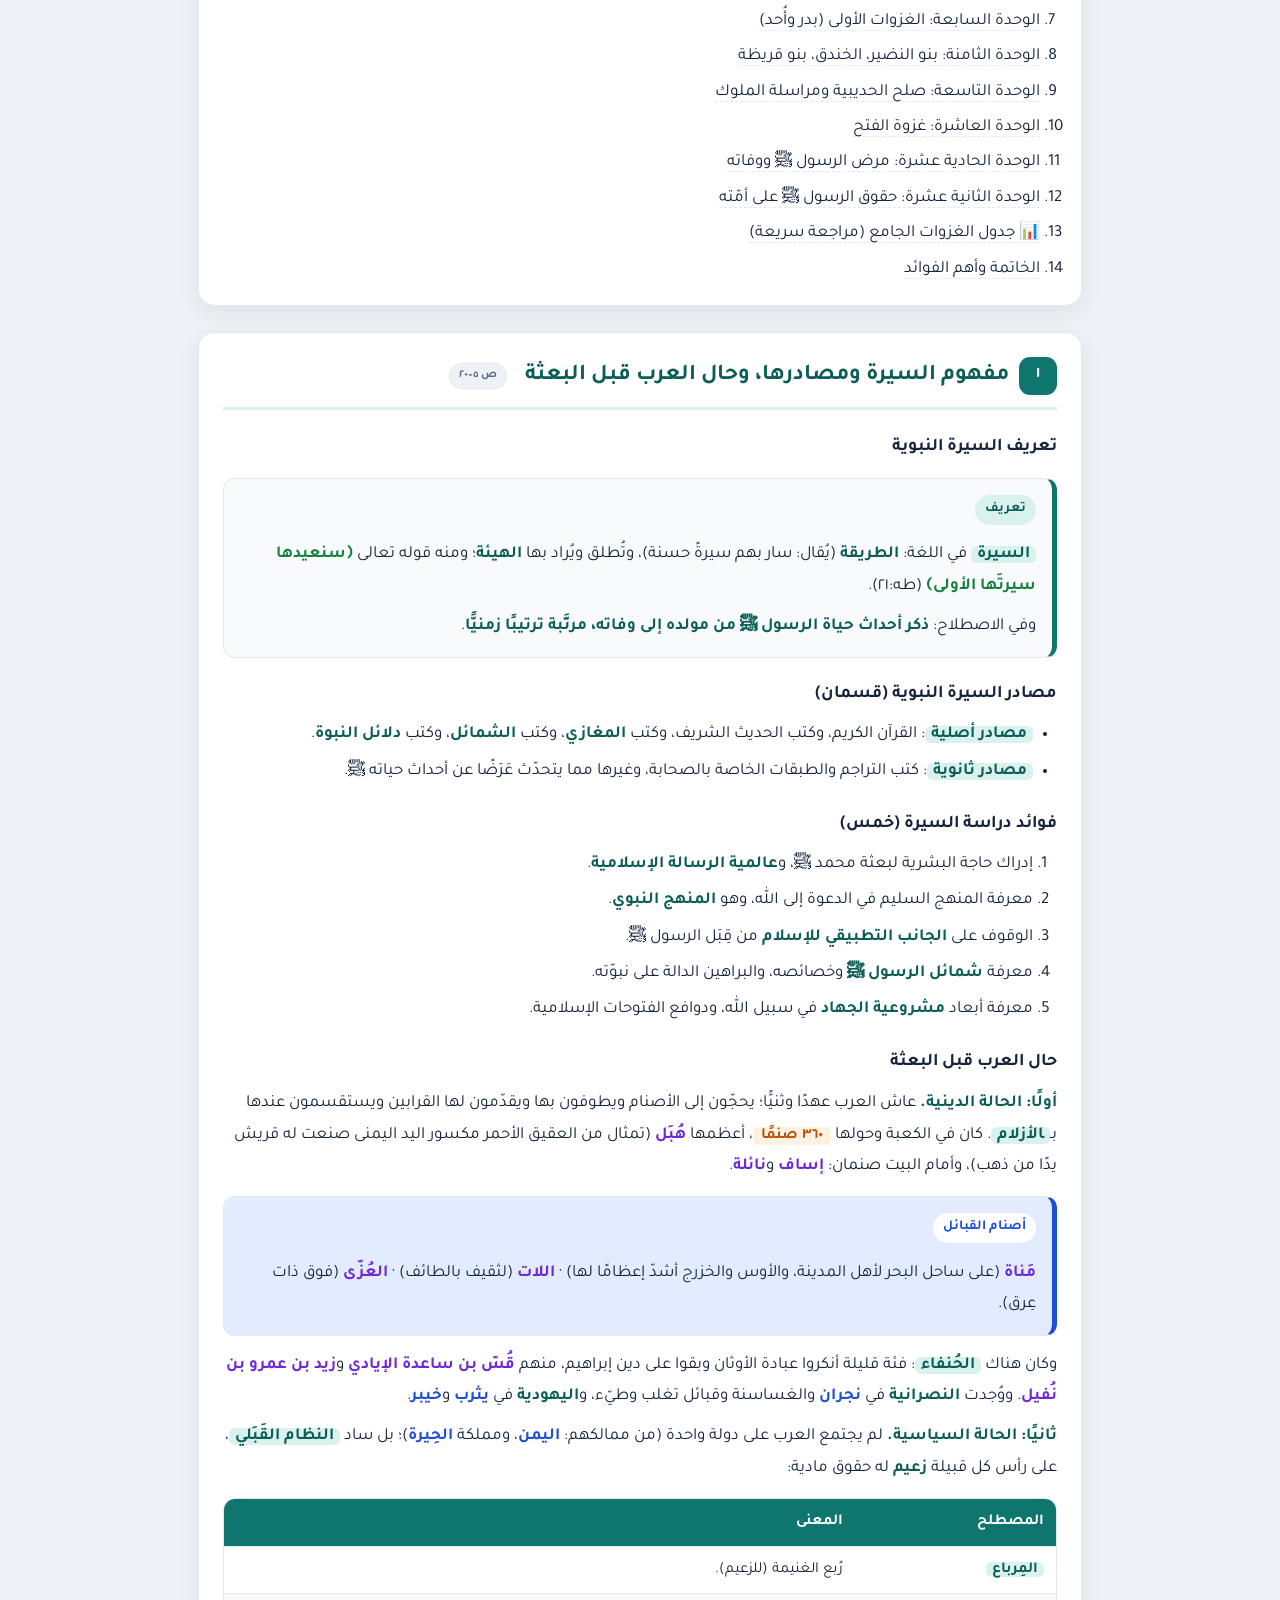
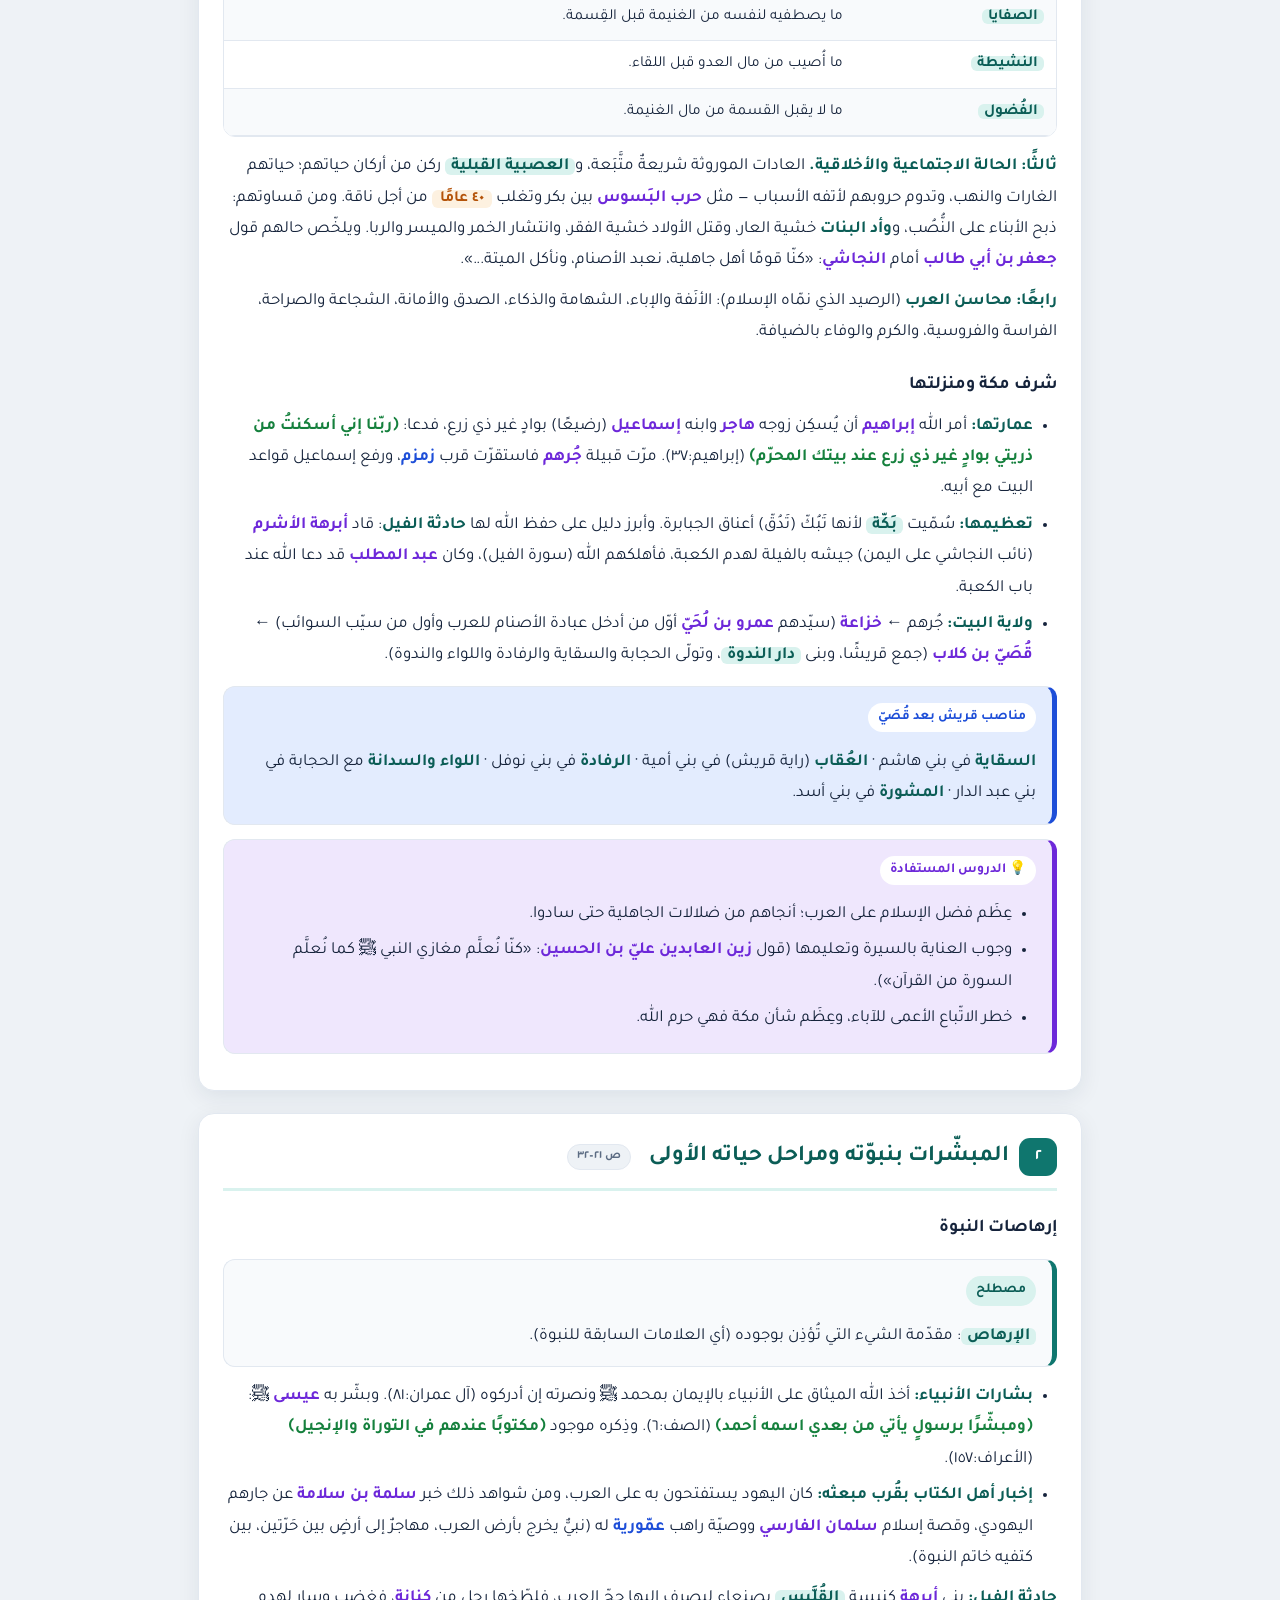
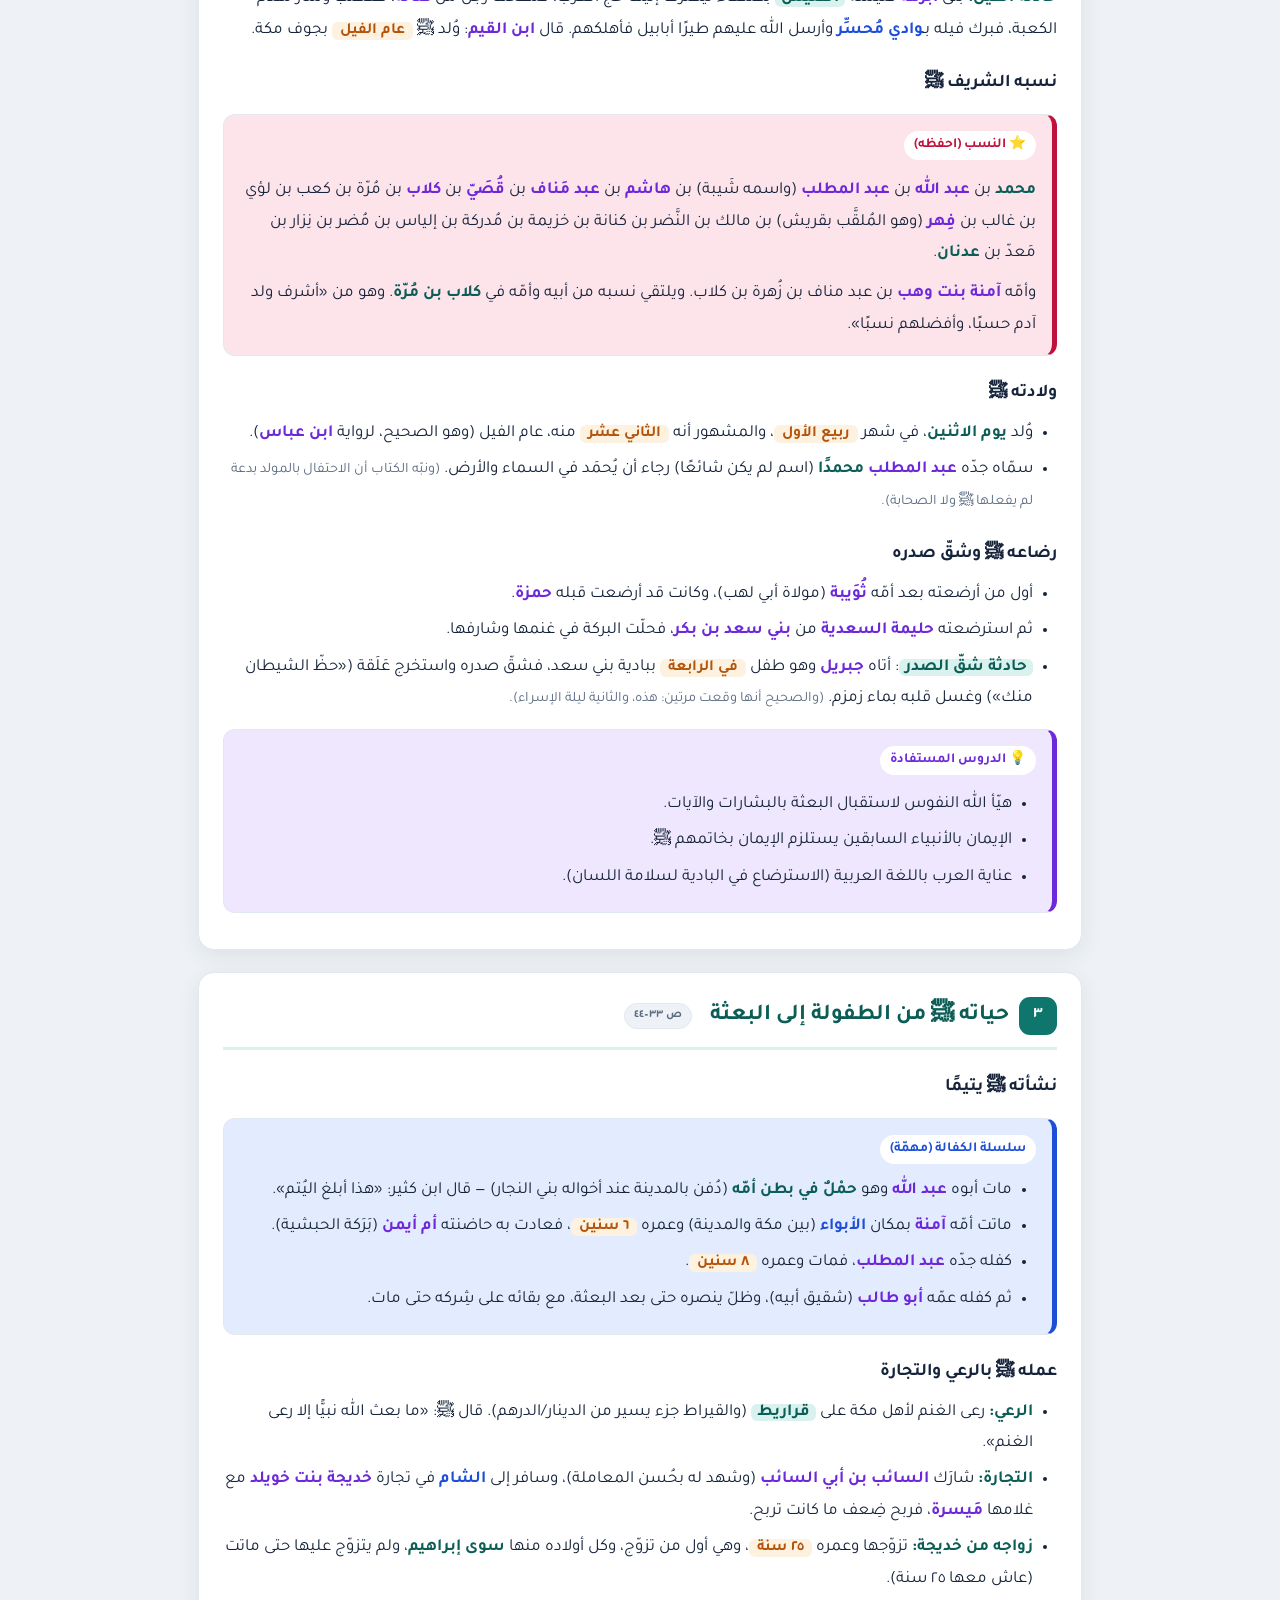
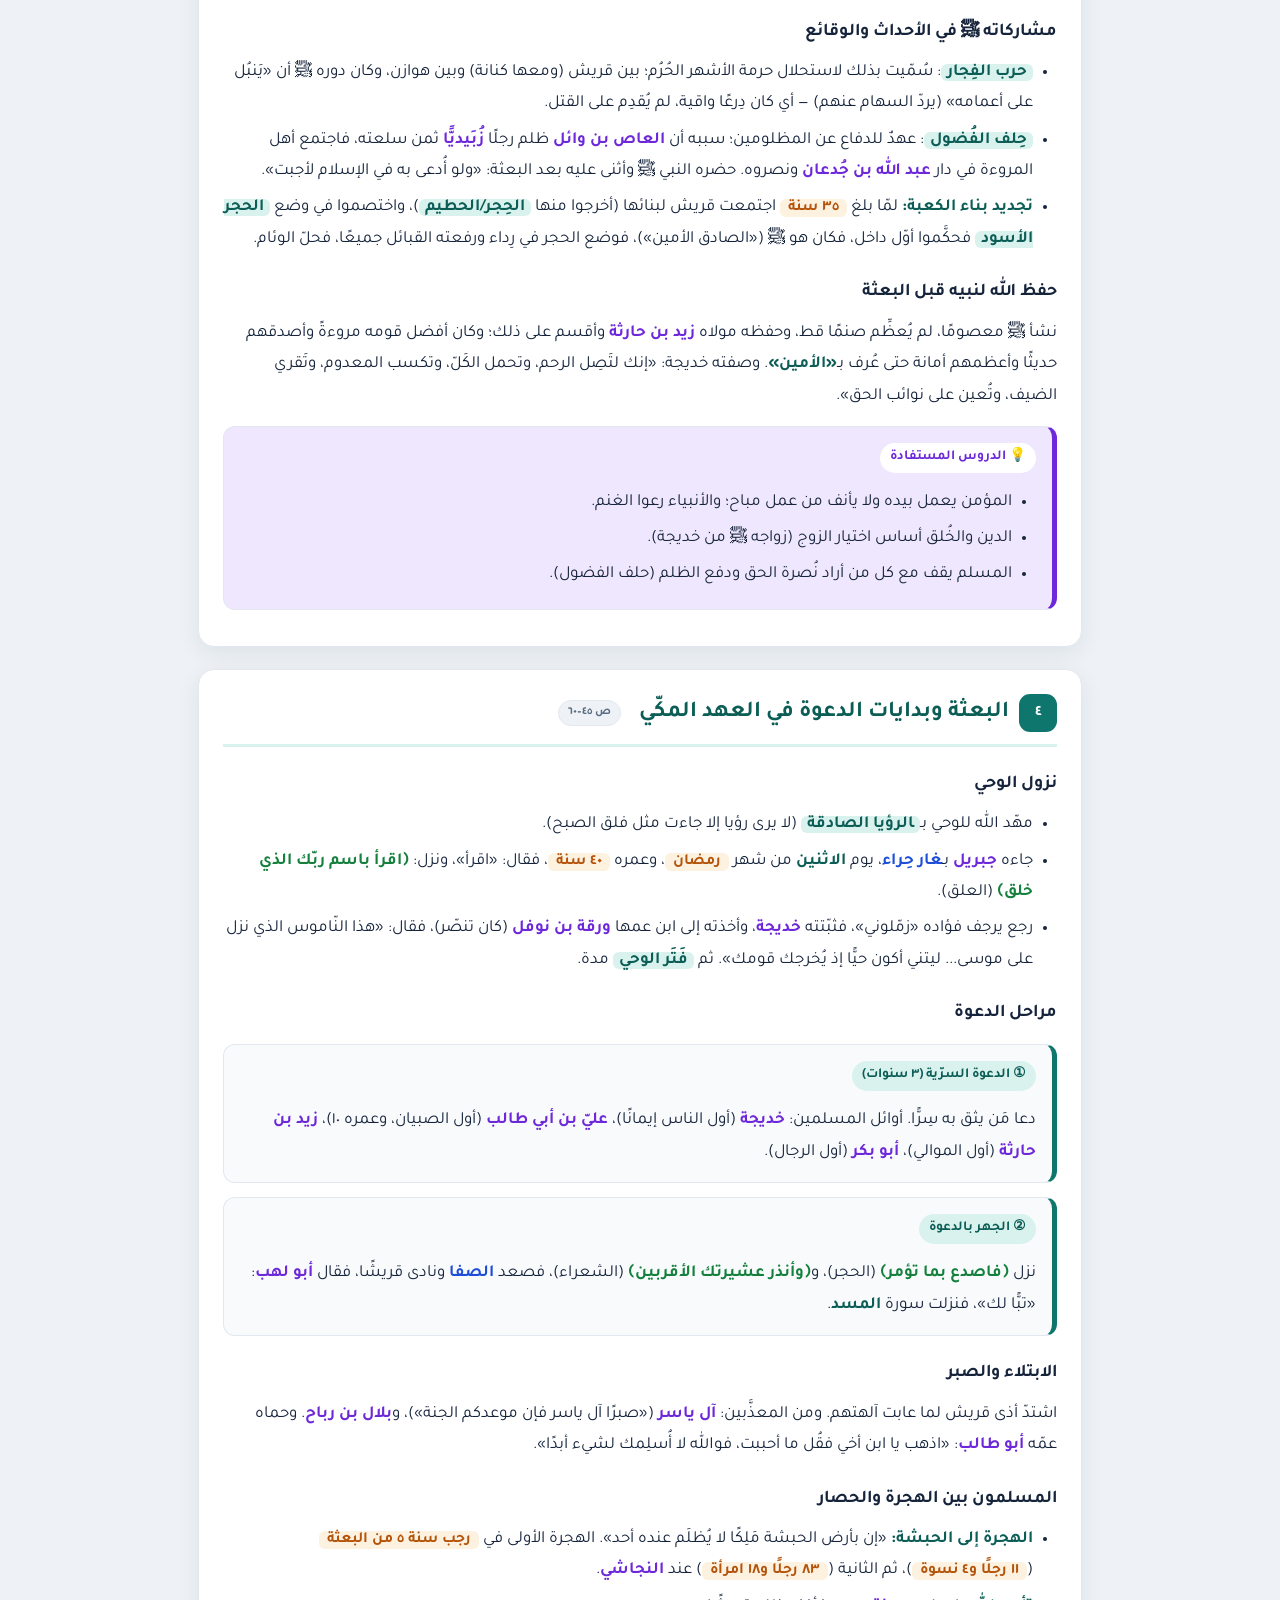
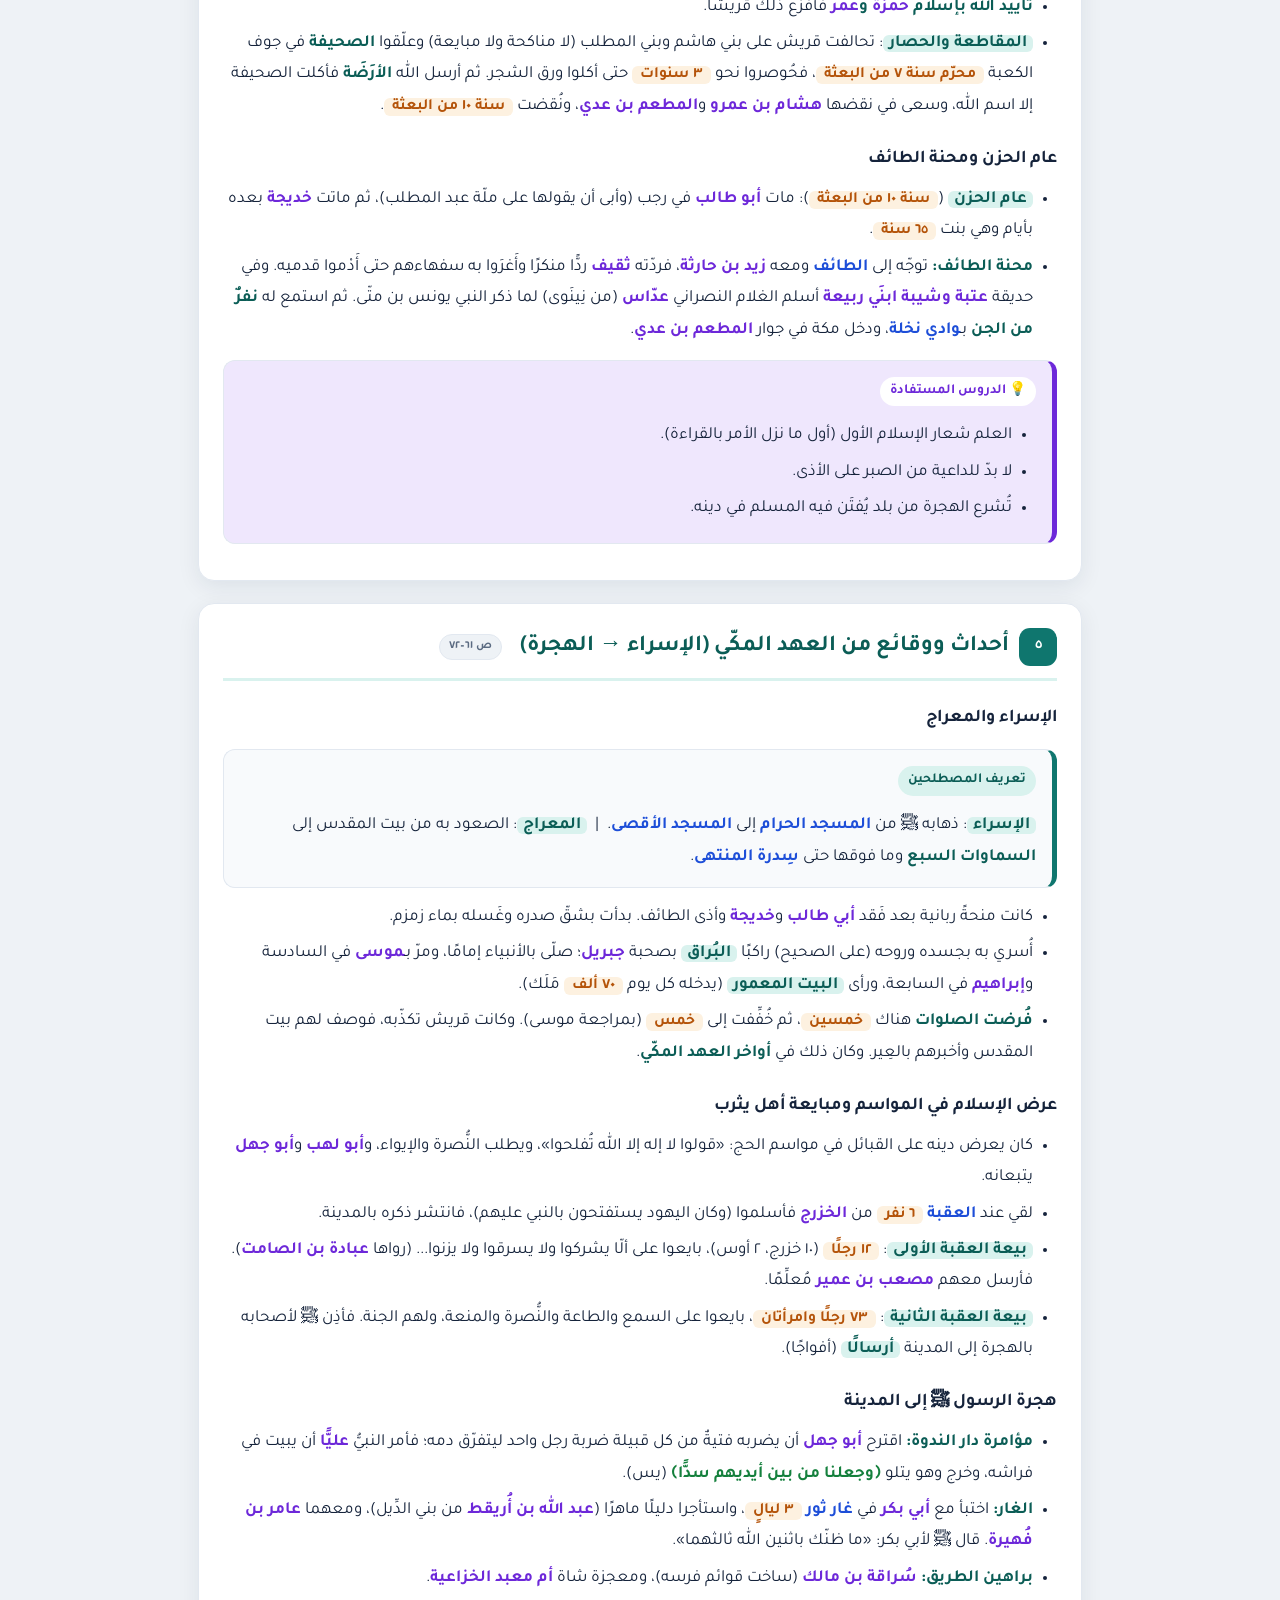
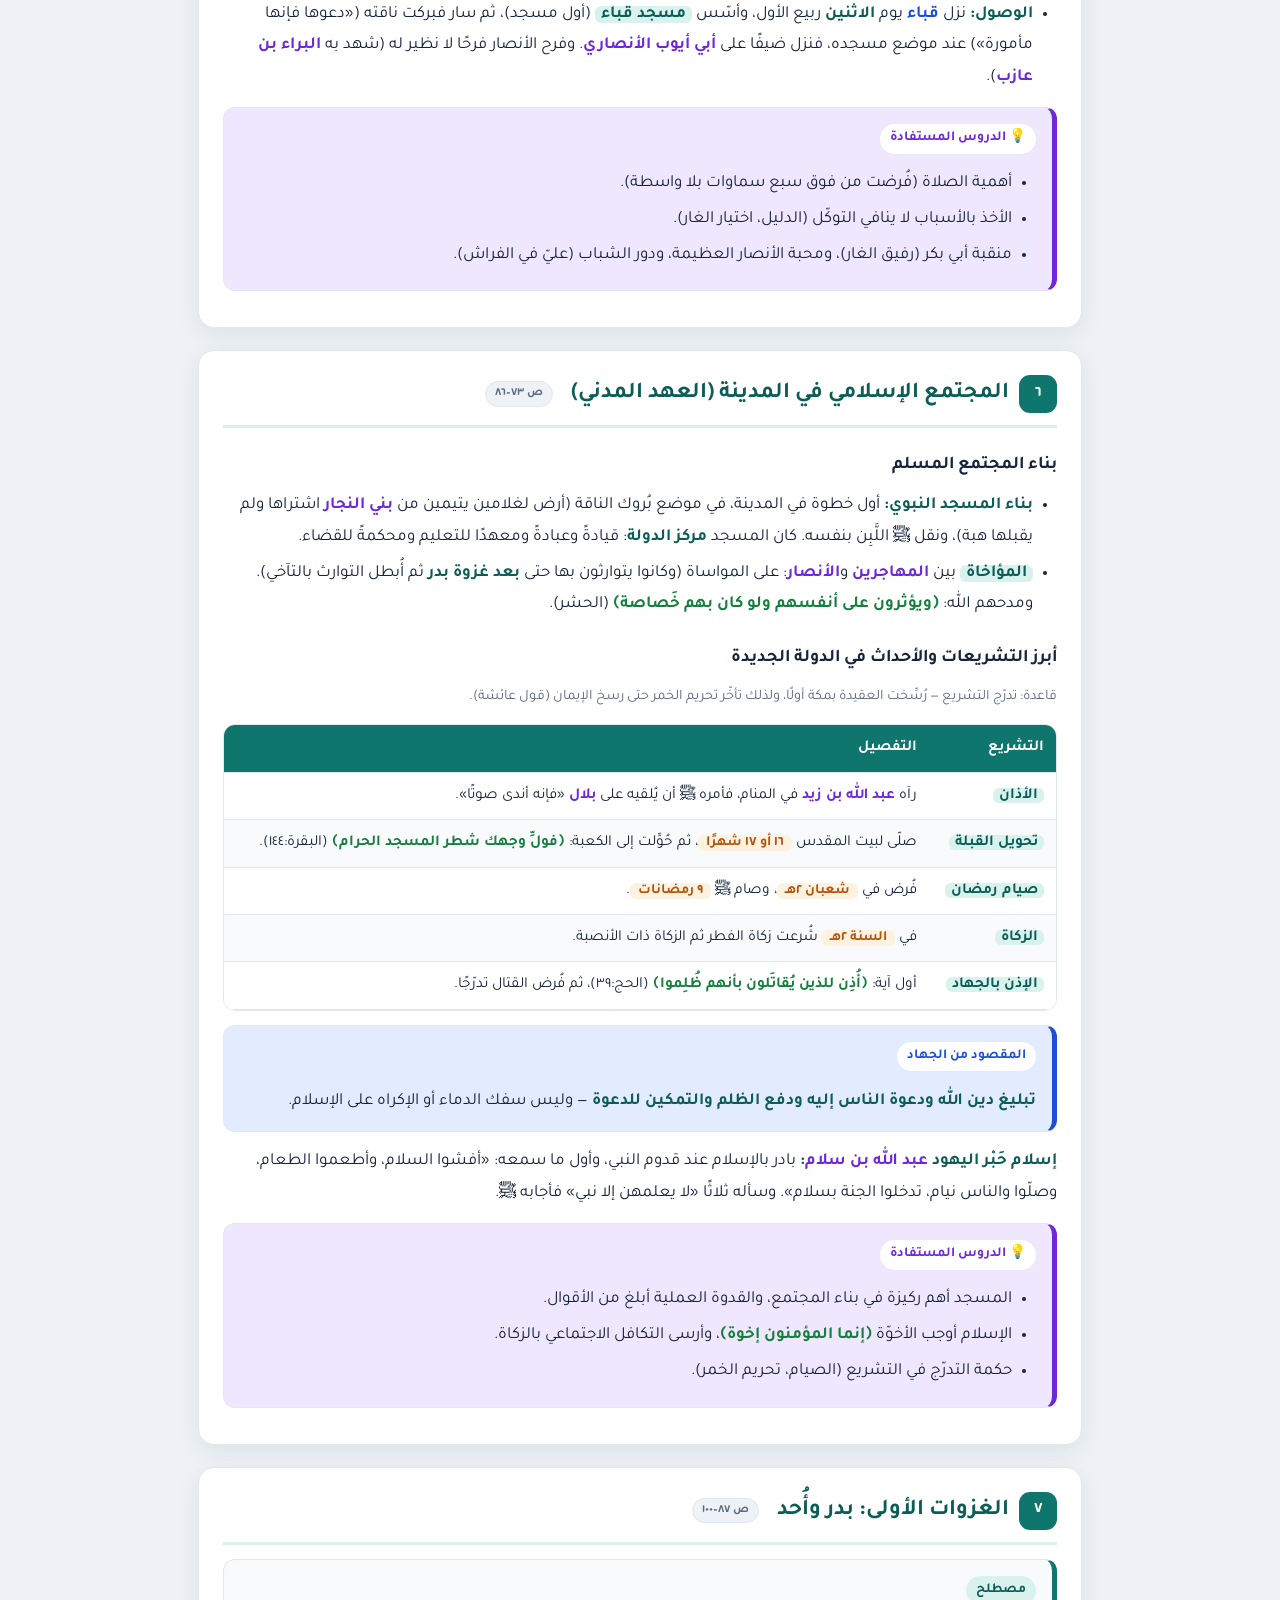
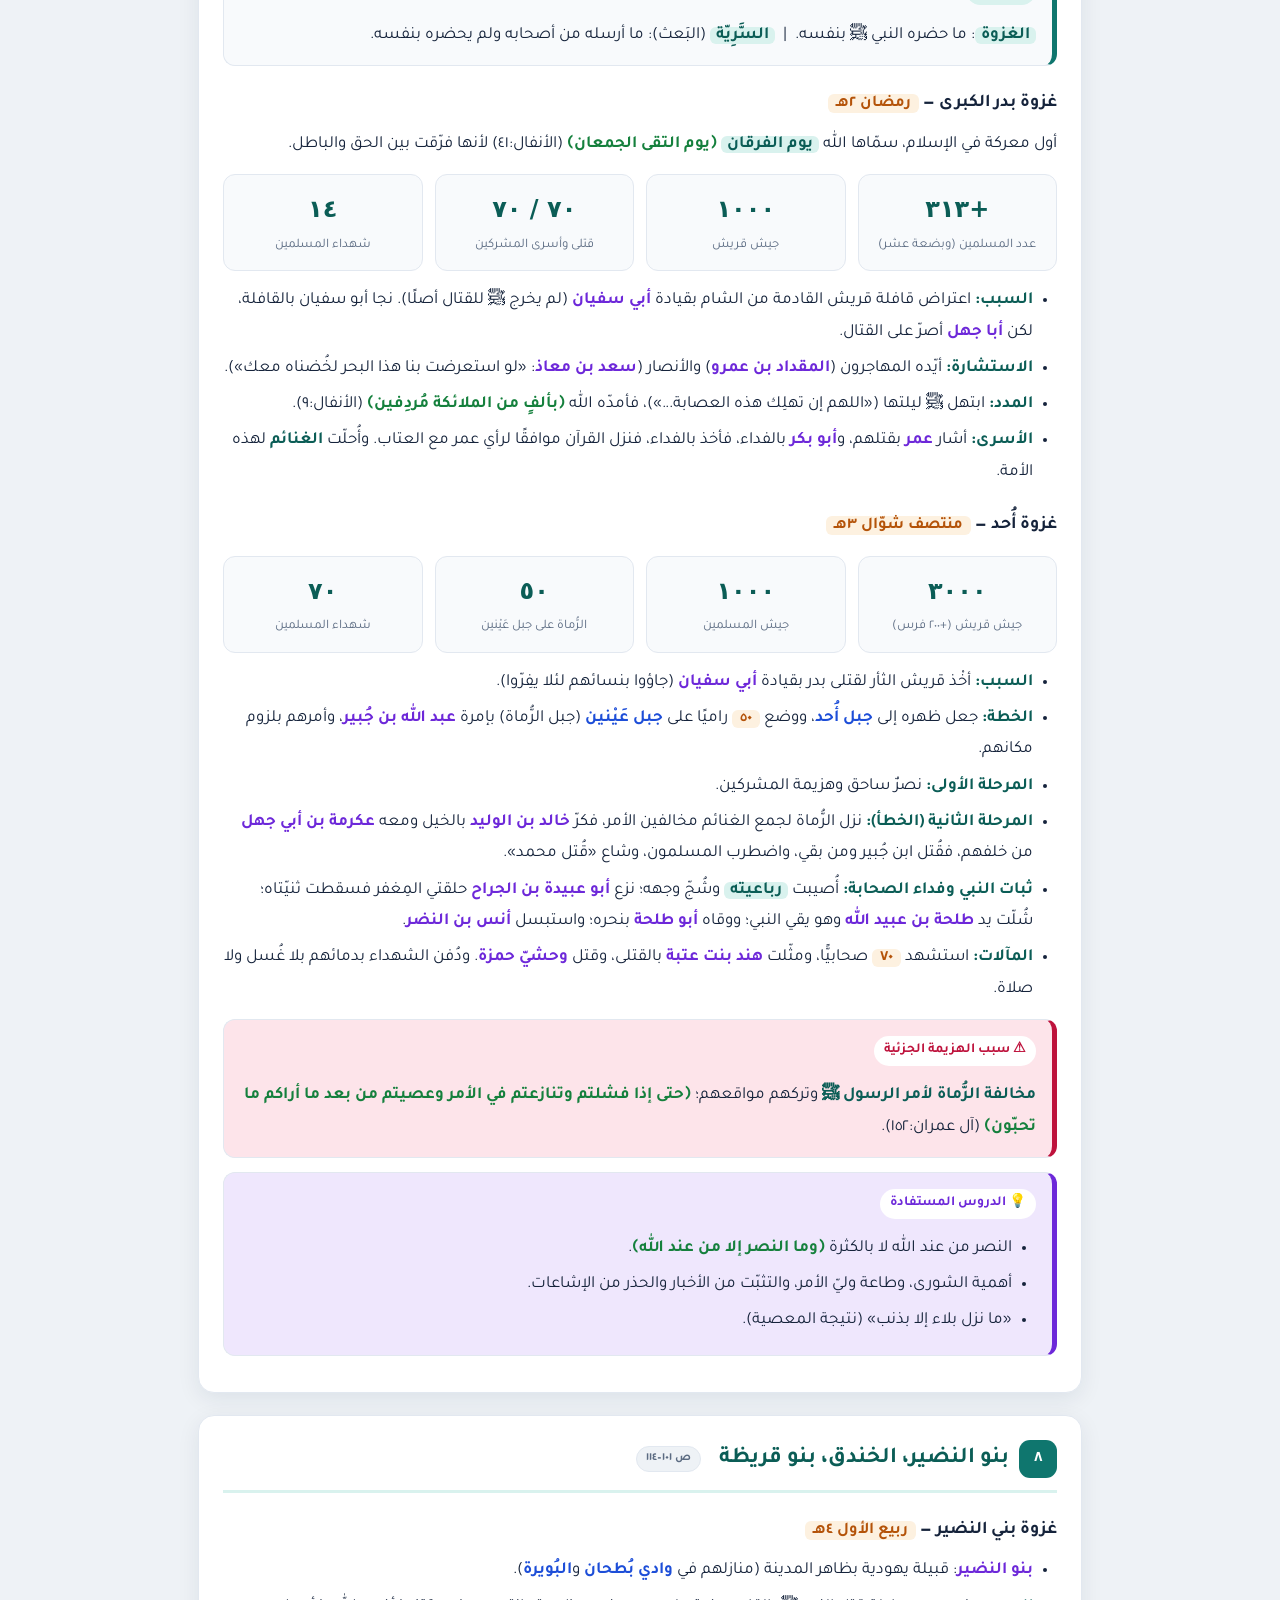
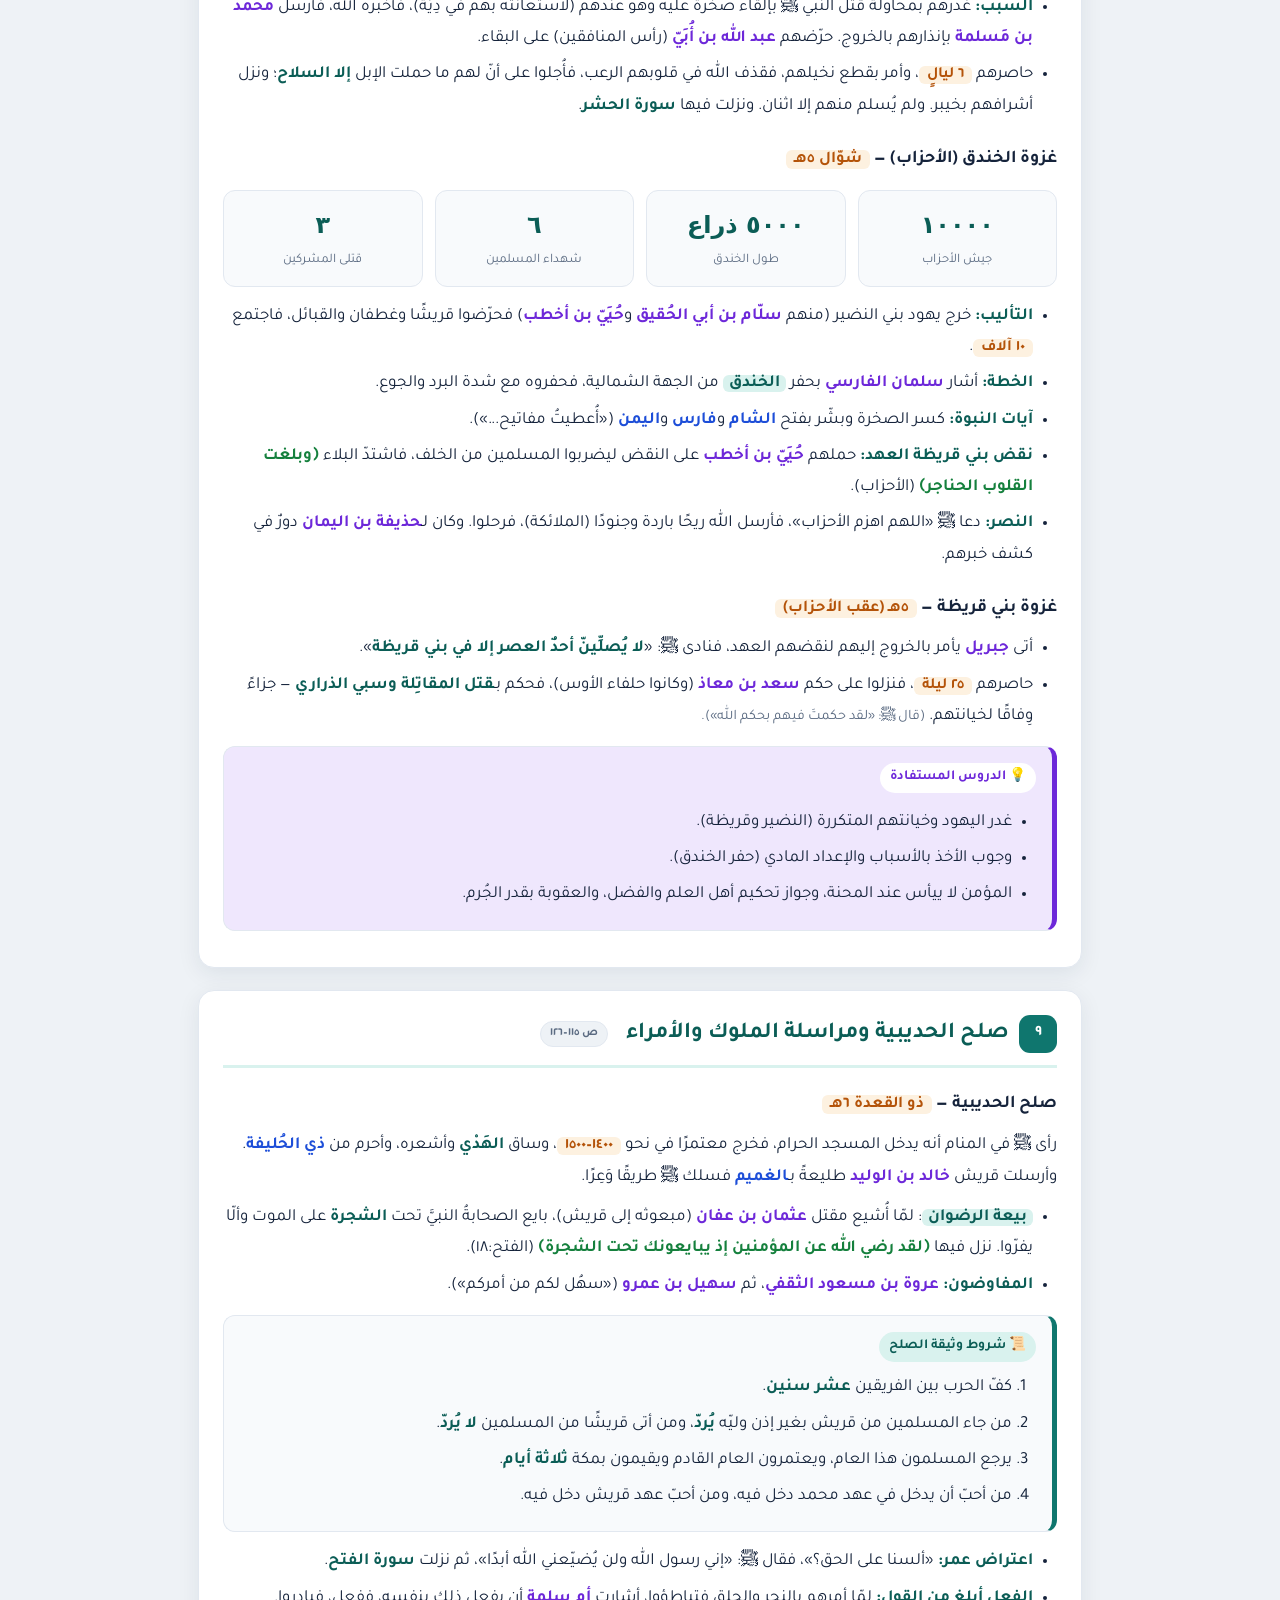
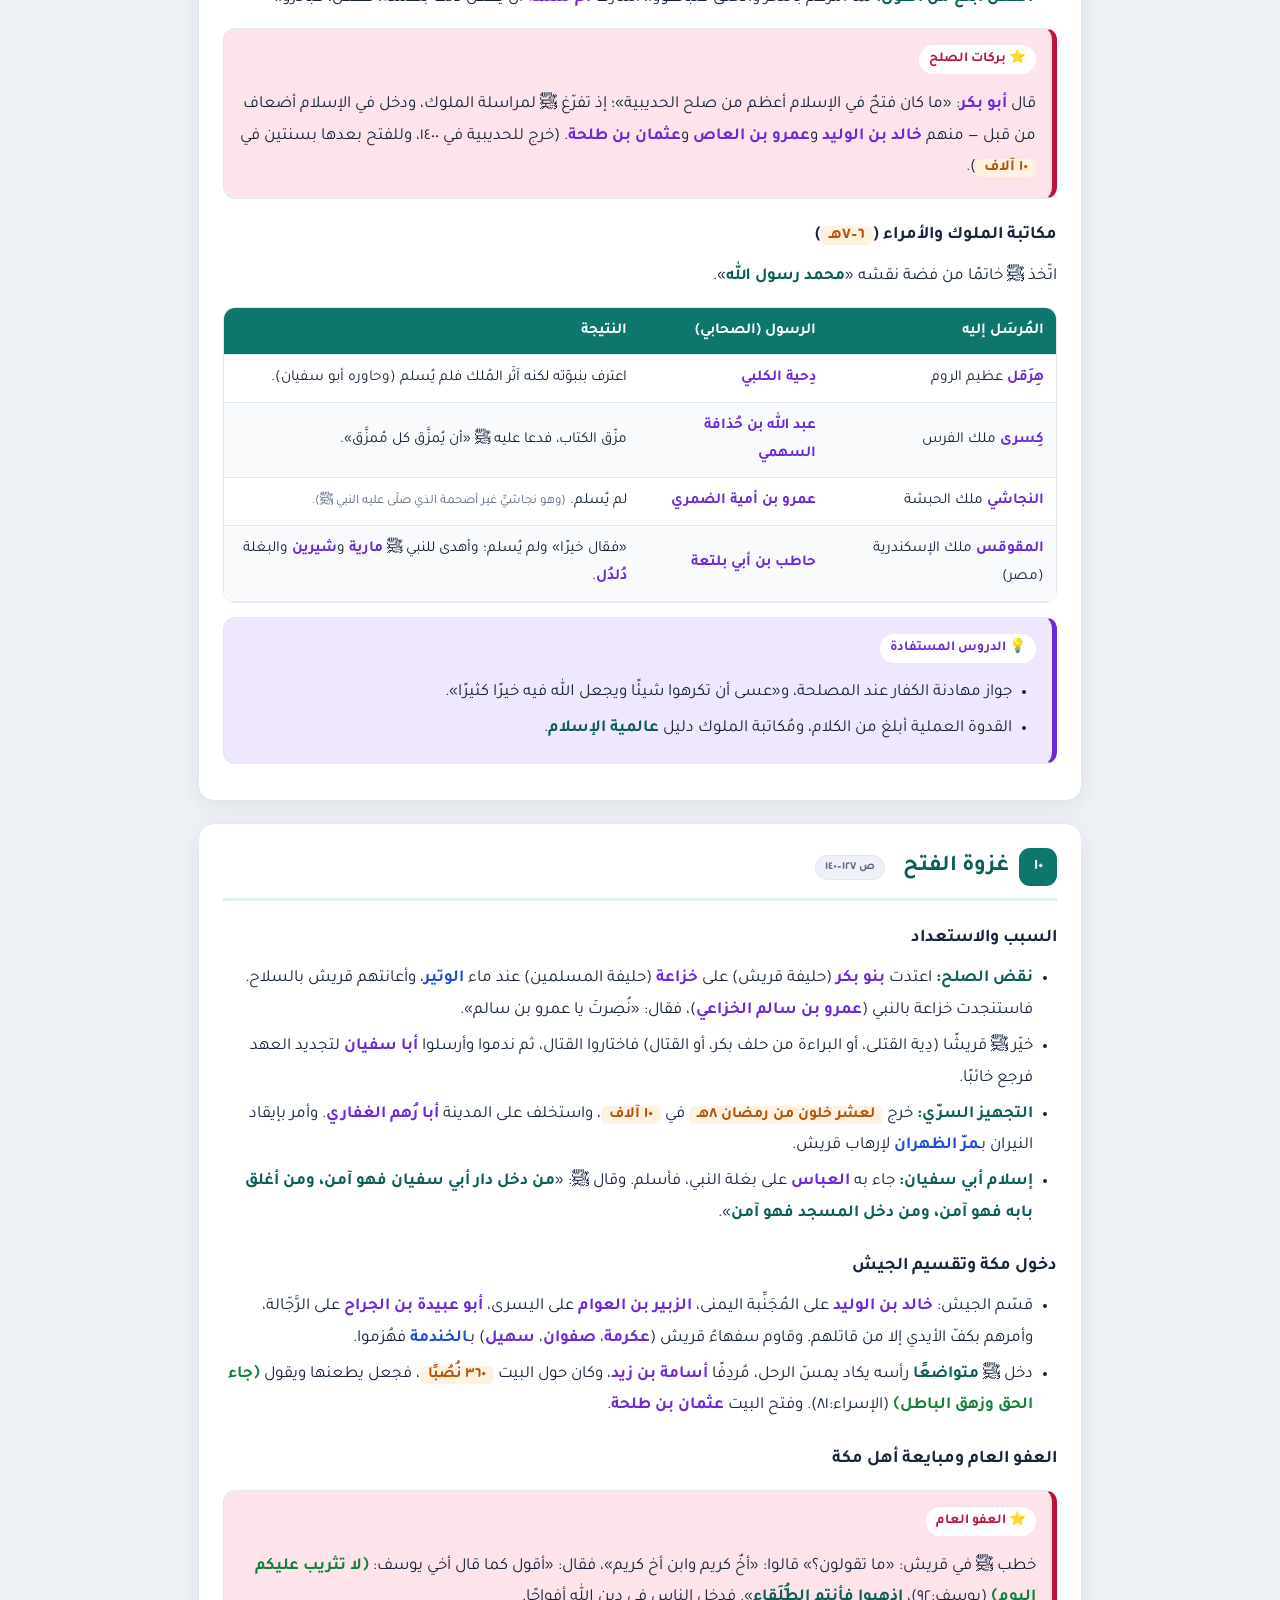
<file: docs/seerah.html>
<!DOCTYPE html>
<html lang="ar" dir="rtl">
<head>
<meta charset="utf-8">
<meta name="viewport" content="width=device-width, initial-scale=1">
<title>دراسات في السيرة النبوية — ملخّص شامل</title>
<meta name="description" content="ملخّص شامل ومنظّم لكتاب «دراسات في السيرة النبوية» (جامعة الملك سعود): الوحدات الاثنتا عشرة كاملة، مع إبراز المصطلحات والتواريخ والأسماء والأحداث وجداول الغزوات.">
<link rel="stylesheet" href="assets/fonts.css">
<link rel="stylesheet" href="assets/styles.css">
<style>
  /* إضافات خاصة بصفحة السيرة (لا تؤثر على بقية الموقع) */
  .mu{background:var(--primary-soft);color:var(--primary-d);font-weight:700;padding:0 6px;border-radius:6px}
  .date{background:var(--accent-soft);color:var(--accent);font-weight:700;padding:1px 8px;border-radius:6px;font-size:.92em;white-space:nowrap}
  .nm{color:var(--violet);font-weight:700}
  .pl{color:var(--blue);font-weight:700}
  .verse{color:var(--green);font-weight:700}
  .verse::before{content:"﴿"} .verse::after{content:"﴾"}
  .ref{color:var(--muted);font-size:.85em}
  .lead{font-size:1.05rem;color:var(--muted)}
  .legend{display:flex;flex-wrap:wrap;gap:10px;margin-top:12px}
  .legend span{font-size:.82rem}
  h2 .num.q{background:var(--accent)}
  .toc ol ol{margin:.2rem 0 .4rem;padding-inline-start:1.1rem}
  .toc ol ol a{font-size:.92em;color:var(--muted)}
</style>
</head>
<body dir="rtl">
<div class="topbar">
  <a class="brand" href="index.html">📚 ملخّصات الاختبارات</a>
  <span class="actions no-print">
    <a class="btn" href="index.html">⌂ الرئيسية</a>
    <button class="btn btn-solid" onclick="window.print()">🖨️ طباعة / حفظ PDF</button>
  </span>
</div>

<header class="hero">
  <div class="wrap">
    <p class="eyebrow">مادة السيرة النبوية · جامعة الملك سعود (الإصدار الخامس)</p>
    <h1>دراسات في السيرة النبوية — ملخّص شامل</h1>
    <p class="sub">تلخيص مرتّب <b>للكتاب كاملًا</b> (الوحدات الاثنتا عشرة + المقدمة + الخاتمة)، مع المحافظة على <b>المصطلحات</b> كما هي، وإبراز <b>التواريخ والأسماء والأحداث والغزوات</b>.</p>
    <div class="chips">
      <span class="chip">١٢ وحدة كاملة</span>
      <span class="chip">العهد المكّي + العهد المدني</span>
      <span class="chip">كل الغزوات بالتواريخ والأعداد</span>
      <span class="chip">📱 يعمل على الجوال والكمبيوتر</span>
    </div>
  </div>
</header>

<main class="wrap">

  <section id="intro">
    <h2><span class="num">★</span> كيف تستعمل هذا الملخّص</h2>
    <p class="lead">رُتِّب الملخّص حسب وحدات الكتاب نفسها، ولم يُستثنَ منه شيء مهم. وحرصًا على أسئلة «ما بين السطور» جُعلت العناصر القابلة للسؤال بألوان مميِّزة:</p>
    <div class="legend">
      <span>🟩 <span class="mu">مصطلح</span> = المصطلحات والتعريفات</span>
      <span>🟧 <span class="date">تاريخ</span> = التواريخ والسنوات</span>
      <span>🟪 <span class="nm">اسم عَلَم</span> = الأشخاص والقبائل</span>
      <span>🟦 <span class="pl">مكان</span> = المواضع والأماكن</span>
      <span>🟩 <span class="verse">آية</span> = الشواهد القرآنية</span>
    </div>
    <div class="box note">
      <span class="tag">ℹ️ عن الكتاب</span>
      <p>كتاب <strong>«دراسات في السيرة النبوية»</strong> تأليف <span class="nm">مجموعة من المتخصصين في العلوم الشرعية</span>، نشر <span class="pl">دار جامعة الملك سعود للنشر</span>. ينقسم إلى <strong>اثنتي عشرة وحدة</strong>، تبدأ بحال العرب قبل البعثة وتنتهي بحقوق الرسول ﷺ على أمته. الرموز: <strong>ﷺ</strong> = صلى الله عليه وسلم، <strong>هـ</strong> = للهجرة، <strong>ص</strong> = صفحة الكتاب (مرجع سريع بجانب كل وحدة).</p>
    </div>
    <div class="box def">
      <span class="tag">📋 وحدات المقرر</span>
      <ol style="margin:0">
        <li>مفهوم السيرة النبوية ومصادرها، وحال العرب قبل البعثة.</li>
        <li>مراحل حياته ﷺ الأولى وما سبقها من مبشّرات بنبوّته.</li>
        <li>حياته ﷺ من الطفولة إلى البعثة.</li>
        <li>بعثة النبي ﷺ وبدايات الدعوة في العهد المكّي.</li>
        <li>أحداث ووقائع من العهد المكّي.</li>
        <li>المجتمع الإسلامي في المدينة (العهد المدني).</li>
        <li>الغزوات الأولى (بدر، أُحد).</li>
        <li>غزوات: بني النضير، والخندق، وبني قريظة.</li>
        <li>صلح الحديبية، ومراسلة الملوك والأمراء.</li>
        <li>غزوة الفتح.</li>
        <li>مرض الرسول ﷺ ووفاته.</li>
        <li>حقوق الرسول ﷺ على أمّته.</li>
      </ol>
    </div>
  </section>

  <nav class="toc">
    <h2>الفهرس</h2>
    <ol>
      <li><a href="#u1">الوحدة الأولى: مفهوم السيرة ومصادرها، وحال العرب قبل البعثة</a></li>
      <li><a href="#u2">الوحدة الثانية: المبشّرات بنبوّته ومراحل حياته الأولى</a></li>
      <li><a href="#u3">الوحدة الثالثة: من الطفولة إلى البعثة</a></li>
      <li><a href="#u4">الوحدة الرابعة: البعثة وبدايات الدعوة المكّية</a></li>
      <li><a href="#u5">الوحدة الخامسة: أحداث ووقائع من العهد المكّي (الإسراء والهجرة)</a></li>
      <li><a href="#u6">الوحدة السادسة: المجتمع الإسلامي في المدينة (العهد المدني)</a></li>
      <li><a href="#u7">الوحدة السابعة: الغزوات الأولى (بدر وأُحد)</a></li>
      <li><a href="#u8">الوحدة الثامنة: بنو النضير، الخندق، بنو قريظة</a></li>
      <li><a href="#u9">الوحدة التاسعة: صلح الحديبية ومراسلة الملوك</a></li>
      <li><a href="#u10">الوحدة العاشرة: غزوة الفتح</a></li>
      <li><a href="#u11">الوحدة الحادية عشرة: مرض الرسول ﷺ ووفاته</a></li>
      <li><a href="#u12">الوحدة الثانية عشرة: حقوق الرسول ﷺ على أمّته</a></li>
      <li><a href="#ghazawat">📊 جدول الغزوات الجامع (مراجعة سريعة)</a></li>
      <li><a href="#khatima">الخاتمة وأهم الفوائد</a></li>
    </ol>
  </nav>

  <!-- ===================== الوحدة 1 ===================== -->
  <section id="u1">
    <h2><span class="num">١</span> مفهوم السيرة ومصادرها، وحال العرب قبل البعثة <span class="slide-ref">ص ٥–٢٠</span></h2>

    <h3>تعريف السيرة النبوية</h3>
    <div class="box def">
      <span class="tag">تعريف</span>
      <p><span class="mu">السيرة</span> في اللغة: <strong>الطريقة</strong> (يُقال: سار بهم سيرةً حسنة)، وتُطلق ويُراد بها <strong>الهيئة</strong>؛ ومنه قوله تعالى <span class="verse">سنعيدها سيرتَها الأولى</span> (طه:٢١).</p>
      <p>وفي الاصطلاح: <strong>ذكر أحداث حياة الرسول ﷺ من مولده إلى وفاته، مرتَّبة ترتيبًا زمنيًّا</strong>.</p>
    </div>

    <h3>مصادر السيرة النبوية (قسمان)</h3>
    <ul>
      <li><span class="mu">مصادر أصلية</span>: القرآن الكريم، وكتب الحديث الشريف، وكتب <strong>المغازي</strong>، وكتب <strong>الشمائل</strong>، وكتب <strong>دلائل النبوة</strong>.</li>
      <li><span class="mu">مصادر ثانوية</span>: كتب التراجم والطبقات الخاصة بالصحابة، وغيرها مما يتحدّث عَرَضًا عن أحداث حياته ﷺ.</li>
    </ul>

    <h3>فوائد دراسة السيرة (خمس)</h3>
    <ol>
      <li>إدراك حاجة البشرية لبعثة محمد ﷺ، و<strong>عالمية الرسالة الإسلامية</strong>.</li>
      <li>معرفة المنهج السليم في الدعوة إلى الله، وهو <strong>المنهج النبوي</strong>.</li>
      <li>الوقوف على <strong>الجانب التطبيقي للإسلام</strong> من قِبَل الرسول ﷺ.</li>
      <li>معرفة <strong>شمائل الرسول ﷺ</strong> وخصائصه، والبراهين الدالة على نبوّته.</li>
      <li>معرفة أبعاد <strong>مشروعية الجهاد</strong> في سبيل الله، ودوافع الفتوحات الإسلامية.</li>
    </ol>

    <h3>حال العرب قبل البعثة</h3>
    <p><strong>أولًا: الحالة الدينية.</strong> عاش العرب عهدًا وثنيًّا؛ يحجّون إلى الأصنام ويطوفون بها ويقدّمون لها القرابين ويستقسمون عندها بـ<span class="mu">الأزلام</span>. كان في الكعبة وحولها <span class="date">٣٦٠ صنمًا</span>، أعظمها <span class="nm">هُبَل</span> (تمثال من العقيق الأحمر مكسور اليد اليمنى صنعت له قريش يدًا من ذهب)، وأمام البيت صنمان: <span class="nm">إساف</span> و<span class="nm">نائلة</span>.</p>
    <div class="box note">
      <span class="tag">أصنام القبائل</span>
      <p><span class="nm">مَناة</span> (على ساحل البحر لأهل المدينة، والأوس والخزرج أشدّ إعظامًا لها) · <span class="nm">اللات</span> (لثقيف بالطائف) · <span class="nm">العُزّى</span> (فوق ذات عِرق).</p>
    </div>
    <p>وكان هناك <span class="mu">الحُنفاء</span>: فئة قليلة أنكروا عبادة الأوثان وبقوا على دين إبراهيم، منهم <span class="nm">قُسّ بن ساعدة الإيادي</span> و<span class="nm">زيد بن عمرو بن نُفيل</span>. ووُجدت <strong>النصرانية</strong> في <span class="pl">نجران</span> والغساسنة وقبائل تغلب وطيّء، و<strong>اليهودية</strong> في <span class="pl">يثرب</span> و<span class="pl">خيبر</span>.</p>

    <p><strong>ثانيًا: الحالة السياسية.</strong> لم يجتمع العرب على دولة واحدة (من ممالكهم: <span class="pl">اليمن</span>، ومملكة <span class="pl">الحِيرة</span>)؛ بل ساد <span class="mu">النظام القَبَلي</span>، على رأس كل قبيلة <strong>زعيم</strong> له حقوق مادية:</p>
    <div class="tablewrap"><table>
      <thead><tr><th>المصطلح</th><th>المعنى</th></tr></thead>
      <tbody>
        <tr><td><span class="mu">المِرباع</span></td><td>رُبع الغنيمة (للزعيم).</td></tr>
        <tr><td><span class="mu">الصفايا</span></td><td>ما يصطفيه لنفسه من الغنيمة قبل القِسمة.</td></tr>
        <tr><td><span class="mu">النشيطة</span></td><td>ما أُصيب من مال العدو قبل اللقاء.</td></tr>
        <tr><td><span class="mu">الفُضول</span></td><td>ما لا يقبل القسمة من مال الغنيمة.</td></tr>
      </tbody>
    </table></div>

    <p><strong>ثالثًا: الحالة الاجتماعية والأخلاقية.</strong> العادات الموروثة شريعةٌ متَّبَعة، و<span class="mu">العصبية القبلية</span> ركن من أركان حياتهم؛ حياتهم الغارات والنهب، وتدوم حروبهم لأتفه الأسباب — مثل <span class="nm">حرب البَسوس</span> بين بكر وتغلب <span class="date">٤٠ عامًا</span> من أجل ناقة. ومن قساوتهم: ذبح الأبناء على النُّصُب، و<strong>وأد البنات</strong> خشية العار، وقتل الأولاد خشية الفقر، وانتشار الخمر والميسر والربا. ويلخّص حالهم قول <span class="nm">جعفر بن أبي طالب</span> أمام <span class="nm">النجاشي</span>: «كنّا قومًا أهل جاهلية، نعبد الأصنام، ونأكل الميتة...».</p>

    <p><strong>رابعًا: محاسن العرب</strong> (الرصيد الذي نمّاه الإسلام): الأنَفة والإباء، الشهامة والذكاء، الصدق والأمانة، الشجاعة والصراحة، الفراسة والفروسية، والكرم والوفاء بالضيافة.</p>

    <h3>شرف مكة ومنزلتها</h3>
    <ul>
      <li><strong>عمارتها:</strong> أمر الله <span class="nm">إبراهيم</span> أن يُسكِن زوجه <span class="nm">هاجر</span> وابنه <span class="nm">إسماعيل</span> (رضيعًا) بوادٍ غير ذي زرع، فدعا: <span class="verse">ربّنا إني أسكنتُ من ذريتي بوادٍ غير ذي زرع عند بيتك المحرّم</span> (إبراهيم:٣٧). مرّت قبيلة <span class="nm">جُرهم</span> فاستقرّت قرب <span class="pl">زمزم</span>، ورفع إسماعيل قواعد البيت مع أبيه.</li>
      <li><strong>تعظيمها:</strong> سُمّيت <span class="mu">بَكّة</span> لأنها تَبُكّ (تَدُقّ) أعناق الجبابرة. وأبرز دليل على حفظ الله لها <strong>حادثة الفيل</strong>: قاد <span class="nm">أبرهة الأشرم</span> (نائب النجاشي على اليمن) جيشه بالفيلة لهدم الكعبة، فأهلكهم الله (سورة الفيل)، وكان <span class="nm">عبد المطلب</span> قد دعا الله عند باب الكعبة.</li>
      <li><strong>ولاية البيت:</strong> جُرهم ← <span class="nm">خزاعة</span> (سيّدهم <span class="nm">عمرو بن لُحَيّ</span> أوّل من أدخل عبادة الأصنام للعرب وأول من سيّب السوائب) ← <span class="nm">قُصَيّ بن كلاب</span> (جمع قريشًا، وبنى <span class="mu">دار الندوة</span>، وتولّى الحجابة والسقاية والرفادة واللواء والندوة).</li>
    </ul>
    <div class="box note">
      <span class="tag">مناصب قريش بعد قُصَيّ</span>
      <p><strong>السقاية</strong> في بني هاشم · <strong>العُقاب</strong> (راية قريش) في بني أمية · <strong>الرفادة</strong> في بني نوفل · <strong>اللواء والسدانة</strong> مع الحجابة في بني عبد الدار · <strong>المشورة</strong> في بني أسد.</p>
    </div>

    <div class="box tip">
      <span class="tag">💡 الدروس المستفادة</span>
      <ul>
        <li>عِظَم فضل الإسلام على العرب؛ أنجاهم من ضلالات الجاهلية حتى سادوا.</li>
        <li>وجوب العناية بالسيرة وتعليمها (قول <span class="nm">زين العابدين عليّ بن الحسين</span>: «كنّا نُعلَّم مغازي النبي ﷺ كما نُعلَّم السورة من القرآن»).</li>
        <li>خطر الاتّباع الأعمى للآباء، وعِظَم شأن مكة فهي حرم الله.</li>
      </ul>
    </div>
  </section>

  <!-- ===================== الوحدة 2 ===================== -->
  <section id="u2">
    <h2><span class="num">٢</span> المبشّرات بنبوّته ومراحل حياته الأولى <span class="slide-ref">ص ٢١–٣٢</span></h2>

    <h3>إرهاصات النبوة</h3>
    <div class="box def">
      <span class="tag">مصطلح</span>
      <p><span class="mu">الإرهاص</span>: مقدّمة الشيء التي تُؤذِن بوجوده (أي العلامات السابقة للنبوة).</p>
    </div>
    <ul>
      <li><strong>بشارات الأنبياء:</strong> أخذ الله الميثاق على الأنبياء بالإيمان بمحمد ﷺ ونصرته إن أدركوه (آل عمران:٨١). وبشّر به <span class="nm">عيسى</span> ﷺ: <span class="verse">ومبشّرًا برسولٍ يأتي من بعدي اسمه أحمد</span> (الصف:٦). وذِكره موجود <span class="verse">مكتوبًا عندهم في التوراة والإنجيل</span> (الأعراف:١٥٧).</li>
      <li><strong>إخبار أهل الكتاب بقُرب مبعثه:</strong> كان اليهود يستفتحون به على العرب، ومن شواهد ذلك خبر <span class="nm">سلمة بن سلامة</span> عن جارهم اليهودي، وقصة إسلام <span class="nm">سلمان الفارسي</span> ووصيّة راهب <span class="pl">عمّورية</span> له (نبيٌّ يخرج بأرض العرب، مهاجرٌ إلى أرضٍ بين حَرّتين، بين كتفيه خاتم النبوة).</li>
    </ul>
    <p><strong>حادثة الفيل:</strong> بنى <span class="nm">أبرهة</span> كنيسة <span class="mu">القُلَّيس</span> بصنعاء ليصرف إليها حجّ العرب، فلطّخها رجل من <span class="nm">كنانة</span>، فغضب وسار لهدم الكعبة، فبرك فيله بـ<span class="pl">وادي مُحسِّر</span> وأرسل الله عليهم طيرًا أبابيل فأهلكهم. قال <span class="nm">ابن القيم</span>: وُلد ﷺ <span class="date">عام الفيل</span> بجوف مكة.</p>

    <h3>نسبه الشريف ﷺ</h3>
    <div class="box important">
      <span class="tag">⭐ النسب (احفظه)</span>
      <p><strong>محمد</strong> بن <span class="nm">عبد الله</span> بن <span class="nm">عبد المطلب</span> (واسمه شَيبة) بن <span class="nm">هاشم</span> بن <span class="nm">عبد مَناف</span> بن <span class="nm">قُصَيّ</span> بن <span class="nm">كلاب</span> بن مُرّة بن كعب بن لؤي بن غالب بن <span class="nm">فِهر</span> (وهو المُلقَّب بقريش) بن مالك بن النَّضر بن كنانة بن خزيمة بن مُدركة بن إلياس بن مُضر بن نِزار بن مَعدّ بن <strong>عدنان</strong>.</p>
      <p>وأمّه <span class="nm">آمنة بنت وهب</span> بن عبد مناف بن زُهرة بن كلاب. ويلتقي نسبه من أبيه وأمّه في <strong>كلاب بن مُرّة</strong>. وهو من «أشرف ولد آدم حسبًا، وأفضلهم نسبًا».</p>
    </div>

    <h3>ولادته ﷺ</h3>
    <ul>
      <li>وُلد <strong>يوم الاثنين</strong>، في شهر <span class="date">ربيع الأول</span>، والمشهور أنه <span class="date">الثاني عشر</span> منه، عام الفيل (وهو الصحيح، لرواية <span class="nm">ابن عباس</span>).</li>
      <li>سمّاه جدّه <span class="nm">عبد المطلب</span> <strong>محمدًا</strong> (اسم لم يكن شائعًا) رجاء أن يُحمَد في السماء والأرض. <span class="ref">(ونبّه الكتاب أن الاحتفال بالمولد بدعة لم يفعلها ﷺ ولا الصحابة).</span></li>
    </ul>

    <h3>رضاعه ﷺ وشقّ صدره</h3>
    <ul>
      <li>أول من أرضعته بعد أمّه <span class="nm">ثُوَيبة</span> (مولاة أبي لهب)، وكانت قد أرضعت قبله <span class="nm">حمزة</span>.</li>
      <li>ثم استرضعته <span class="nm">حليمة السعدية</span> من <span class="nm">بني سعد بن بكر</span>، فحلّت البركة في غنمها وشارفها.</li>
      <li><span class="mu">حادثة شقّ الصدر</span>: أتاه <span class="nm">جبريل</span> وهو طفل <span class="date">في الرابعة</span> ببادية بني سعد، فشقّ صدره واستخرج عَلَقة («حظّ الشيطان منك») وغسل قلبه بماء زمزم. <span class="ref">(والصحيح أنها وقعت مرتين: هذه، والثانية ليلة الإسراء).</span></li>
    </ul>
    <div class="box tip">
      <span class="tag">💡 الدروس المستفادة</span>
      <ul>
        <li>هيّأ الله النفوس لاستقبال البعثة بالبشارات والآيات.</li>
        <li>الإيمان بالأنبياء السابقين يستلزم الإيمان بخاتمهم ﷺ.</li>
        <li>عناية العرب باللغة العربية (الاسترضاع في البادية لسلامة اللسان).</li>
      </ul>
    </div>
  </section>

  <!-- ===================== الوحدة 3 ===================== -->
  <section id="u3">
    <h2><span class="num">٣</span> حياته ﷺ من الطفولة إلى البعثة <span class="slide-ref">ص ٣٣–٤٤</span></h2>

    <h3>نشأته ﷺ يتيمًا</h3>
    <div class="box note">
      <span class="tag">سلسلة الكفالة (مهمّة)</span>
      <ul style="margin:0">
        <li>مات أبوه <span class="nm">عبد الله</span> وهو <strong>حمْلٌ في بطن أمّه</strong> (دُفن بالمدينة عند أخواله بني النجار) — قال ابن كثير: «هذا أبلغ اليُتم».</li>
        <li>ماتت أمّه <span class="nm">آمنة</span> بمكان <span class="pl">الأبواء</span> (بين مكة والمدينة) وعمره <span class="date">٦ سنين</span>، فعادت به حاضنته <span class="nm">أم أيمن</span> (بَرَكة الحبشية).</li>
        <li>كفله جدّه <span class="nm">عبد المطلب</span>، فمات وعمره <span class="date">٨ سنين</span>.</li>
        <li>ثم كفله عمّه <span class="nm">أبو طالب</span> (شقيق أبيه)، وظلّ ينصره حتى بعد البعثة، مع بقائه على شِركه حتى مات.</li>
      </ul>
    </div>

    <h3>عمله ﷺ بالرعي والتجارة</h3>
    <ul>
      <li><strong>الرعي:</strong> رعى الغنم لأهل مكة على <span class="mu">قراريط</span> (والقيراط جزء يسير من الدينار/الدرهم). قال ﷺ: «ما بعث الله نبيًّا إلا رعى الغنم».</li>
      <li><strong>التجارة:</strong> شارَك <span class="nm">السائب بن أبي السائب</span> (وشهد له بحُسن المعاملة)، وسافر إلى <span class="pl">الشام</span> في تجارة <span class="nm">خديجة بنت خويلد</span> مع غلامها <span class="nm">مَيسرة</span>، فربح ضِعف ما كانت تربح.</li>
      <li><strong>زواجه من خديجة:</strong> تزوّجها وعمره <span class="date">٢٥ سنة</span>، وهي أول من تزوّج، وكل أولاده منها <strong>سوى إبراهيم</strong>، ولم يتزوّج عليها حتى ماتت (عاش معها ٢٥ سنة).</li>
    </ul>

    <h3>مشاركاته ﷺ في الأحداث والوقائع</h3>
    <ul>
      <li><span class="mu">حرب الفِجار</span>: سُمّيت بذلك لاستحلال حرمة الأشهر الحُرُم؛ بين قريش (ومعها كنانة) وبين هوازن، وكان دوره ﷺ أن «يَنبُل على أعمامه» (يردّ السهام عنهم) — أي كان دِرعًا واقية، لم يُقدِم على القتل.</li>
      <li><span class="mu">حِلف الفُضول</span>: عهدٌ للدفاع عن المظلومين؛ سببه أن <span class="nm">العاص بن وائل</span> ظلم رجلًا <span class="nm">زُبَيديًّا</span> ثمن سلعته، فاجتمع أهل المروءة في دار <span class="nm">عبد الله بن جُدعان</span> ونصروه. حضره النبي ﷺ وأثنى عليه بعد البعثة: «ولو أُدعى به في الإسلام لأجبت».</li>
      <li><strong>تجديد بناء الكعبة:</strong> لمّا بلغ <span class="date">٣٥ سنة</span> اجتمعت قريش لبنائها (أخرجوا منها <span class="mu">الحِجر/الحطيم</span>)، واختصموا في وضع <span class="mu">الحجر الأسود</span> فحكَّموا أوّل داخل، فكان هو ﷺ («الصادق الأمين»)، فوضع الحجر في رِداء ورفعته القبائل جميعًا، فحلّ الوئام.</li>
    </ul>

    <h3>حفظ الله لنبيه قبل البعثة</h3>
    <p>نشأ ﷺ معصومًا، لم يُعظِّم صنمًا قط، وحفظه مولاه <span class="nm">زيد بن حارثة</span> وأقسم على ذلك؛ وكان أفضل قومه مروءةً وأصدقهم حديثًا وأعظمهم أمانة حتى عُرف بـ<strong>«الأمين»</strong>. وصفته خديجة: «إنك لتَصِل الرحم، وتحمل الكَلّ، وتكسب المعدوم، وتَقري الضيف، وتُعين على نوائب الحق».</p>
    <div class="box tip">
      <span class="tag">💡 الدروس المستفادة</span>
      <ul>
        <li>المؤمن يعمل بيده ولا يأنف من عمل مباح؛ والأنبياء رعوا الغنم.</li>
        <li>الدين والخُلق أساس اختيار الزوج (زواجه ﷺ من خديجة).</li>
        <li>المسلم يقف مع كل من أراد نُصرة الحق ودفع الظلم (حلف الفضول).</li>
      </ul>
    </div>
  </section>

  <!-- ===================== الوحدة 4 ===================== -->
  <section id="u4">
    <h2><span class="num">٤</span> البعثة وبدايات الدعوة في العهد المكّي <span class="slide-ref">ص ٤٥–٦٠</span></h2>

    <h3>نزول الوحي</h3>
    <ul>
      <li>مهّد الله للوحي بـ<span class="mu">الرؤيا الصادقة</span> (لا يرى رؤيا إلا جاءت مثل فلق الصبح).</li>
      <li>جاءه <span class="nm">جبريل</span> بـ<span class="pl">غار حِراء</span>، يوم <strong>الاثنين</strong> من شهر <span class="date">رمضان</span>، وعمره <span class="date">٤٠ سنة</span>، فقال: «اقرأ»، ونزل: <span class="verse">اقرأ باسم ربّك الذي خلق</span> (العلق).</li>
      <li>رجع يرجف فؤاده «زمّلوني»، فثبّتته <span class="nm">خديجة</span>، وأخذته إلى ابن عمها <span class="nm">ورقة بن نوفل</span> (كان تنصّر)، فقال: «هذا النّاموس الذي نزل على موسى... ليتني أكون حيًّا إذ يُخرجك قومك». ثم <span class="mu">فَتَر الوحي</span> مدة.</li>
    </ul>

    <h3>مراحل الدعوة</h3>
    <div class="box def">
      <span class="tag">① الدعوة السرّية (٣ سنوات)</span>
      <p>دعا مَن يثق به سِرًّا. أوائل المسلمين: <span class="nm">خديجة</span> (أول الناس إيمانًا)، <span class="nm">عليّ بن أبي طالب</span> (أول الصبيان، وعمره ١٠)، <span class="nm">زيد بن حارثة</span> (أول الموالي)، <span class="nm">أبو بكر</span> (أول الرجال).</p>
    </div>
    <div class="box def">
      <span class="tag">② الجهر بالدعوة</span>
      <p>نزل <span class="verse">فاصدع بما تؤمر</span> (الحجر)، و<span class="verse">وأنذر عشيرتك الأقربين</span> (الشعراء)، فصعد <span class="pl">الصفا</span> ونادى قريشًا، فقال <span class="nm">أبو لهب</span>: «تبًّا لك»، فنزلت سورة <strong>المسد</strong>.</p>
    </div>

    <h3>الابتلاء والصبر</h3>
    <p>اشتدّ أذى قريش لما عابت آلهتهم. ومن المعذَّبين: <span class="nm">آل ياسر</span> («صبرًا آل ياسر فإن موعدكم الجنة»)، و<span class="nm">بلال بن رباح</span>. وحماه عمّه <span class="nm">أبو طالب</span>: «اذهب يا ابن أخي فقُل ما أحببت، فوالله لا أُسلِمك لشيء أبدًا».</p>

    <h3>المسلمون بين الهجرة والحصار</h3>
    <ul>
      <li><strong>الهجرة إلى الحبشة:</strong> «إن بأرض الحبشة مَلِكًا لا يُظلَم عنده أحد». الهجرة الأولى في <span class="date">رجب سنة ٥ من البعثة</span> (<span class="date">١١ رجلًا و٤ نسوة</span>)، ثم الثانية (<span class="date">٨٣ رجلًا و١٨ امرأة</span>) عند <span class="nm">النجاشي</span>.</li>
      <li><strong>تأييد الله بإسلام <span class="nm">حمزة</span> و<span class="nm">عمر</span></strong> فأفزع ذلك قريشًا.</li>
      <li><span class="mu">المقاطعة والحصار</span>: تحالفت قريش على بني هاشم وبني المطلب (لا مناكحة ولا مبايعة) وعلّقوا <strong>الصحيفة</strong> في جوف الكعبة <span class="date">محرّم سنة ٧ من البعثة</span>، فحُوصروا نحو <span class="date">٣ سنوات</span> حتى أكلوا ورق الشجر. ثم أرسل الله <strong>الأرَضَة</strong> فأكلت الصحيفة إلا اسم الله، وسعى في نقضها <span class="nm">هشام بن عمرو</span> و<span class="nm">المطعم بن عدي</span>، ونُقضت <span class="date">سنة ١٠ من البعثة</span>.</li>
    </ul>

    <h3>عام الحزن ومحنة الطائف</h3>
    <ul>
      <li><span class="mu">عام الحزن</span> (<span class="date">سنة ١٠ من البعثة</span>): مات <span class="nm">أبو طالب</span> في رجب (وأبى أن يقولها على ملّة عبد المطلب)، ثم ماتت <span class="nm">خديجة</span> بعده بأيام وهي بنت <span class="date">٦٥ سنة</span>.</li>
      <li><strong>محنة الطائف:</strong> توجّه إلى <span class="pl">الطائف</span> ومعه <span class="nm">زيد بن حارثة</span>، فردّته <span class="nm">ثقيف</span> ردًّا منكرًا وأَغرَوا به سفهاءهم حتى أَدْموا قدميه. وفي حديقة <span class="nm">عتبة وشيبة ابنَي ربيعة</span> أسلم الغلام النصراني <span class="nm">عدّاس</span> (من نِينَوى) لما ذكر النبي يونس بن متّى. ثم استمع له <strong>نفرٌ من الجن</strong> بـ<span class="pl">وادي نخلة</span>، ودخل مكة في جوار <span class="nm">المطعم بن عدي</span>.</li>
    </ul>
    <div class="box tip">
      <span class="tag">💡 الدروس المستفادة</span>
      <ul>
        <li>العلم شعار الإسلام الأول (أول ما نزل الأمر بالقراءة).</li>
        <li>لا بدّ للداعية من الصبر على الأذى.</li>
        <li>تُشرع الهجرة من بلد يُفتَن فيه المسلم في دينه.</li>
      </ul>
    </div>
  </section>

  <!-- ===================== الوحدة 5 ===================== -->
  <section id="u5">
    <h2><span class="num">٥</span> أحداث ووقائع من العهد المكّي (الإسراء → الهجرة) <span class="slide-ref">ص ٦١–٧٢</span></h2>

    <h3>الإسراء والمعراج</h3>
    <div class="box def">
      <span class="tag">تعريف المصطلحين</span>
      <p><span class="mu">الإسراء</span>: ذهابه ﷺ من <span class="pl">المسجد الحرام</span> إلى <span class="pl">المسجد الأقصى</span>. &nbsp;|&nbsp; <span class="mu">المعراج</span>: الصعود به من بيت المقدس إلى <strong>السماوات السبع</strong> وما فوقها حتى <span class="pl">سِدرة المنتهى</span>.</p>
    </div>
    <ul>
      <li>كانت منحةً ربانية بعد فَقد <span class="nm">أبي طالب</span> و<span class="nm">خديجة</span> وأذى الطائف. بدأت بشقّ صدره وغَسله بماء زمزم.</li>
      <li>أُسري به بجسده وروحه (على الصحيح) راكبًا <span class="mu">البُراق</span> بصحبة <span class="nm">جبريل</span>؛ صلّى بالأنبياء إمامًا، ومرّ بـ<span class="nm">موسى</span> في السادسة و<span class="nm">إبراهيم</span> في السابعة، ورأى <span class="mu">البيت المعمور</span> (يدخله كل يوم <span class="date">٧٠ ألف</span> مَلَك).</li>
      <li><strong>فُرضت الصلوات</strong> هناك <span class="date">خمسين</span>، ثم خُفِّفت إلى <span class="date">خمس</span> (بمراجعة موسى). وكانت قريش تكذّبه، فوصف لهم بيت المقدس وأخبرهم بالعِير. وكان ذلك في <strong>أواخر العهد المكّي</strong>.</li>
    </ul>

    <h3>عرض الإسلام في المواسم ومبايعة أهل يثرب</h3>
    <ul>
      <li>كان يعرض دينه على القبائل في مواسم الحج: «قولوا لا إله إلا الله تُفلحوا»، ويطلب النُّصرة والإيواء، و<span class="nm">أبو لهب</span> و<span class="nm">أبو جهل</span> يتبعانه.</li>
      <li>لقي عند <span class="pl">العقبة</span> <span class="date">٦ نفر</span> من <span class="nm">الخزرج</span> فأسلموا (وكان اليهود يستفتحون بالنبي عليهم)، فانتشر ذكره بالمدينة.</li>
      <li><span class="mu">بيعة العقبة الأولى</span>: <span class="date">١٢ رجلًا</span> (١٠ خزرج، ٢ أوس)، بايعوا على ألّا يشركوا ولا يسرقوا ولا يزنوا... (رواها <span class="nm">عبادة بن الصامت</span>). فأرسل معهم <span class="nm">مصعب بن عمير</span> مُعلِّمًا.</li>
      <li><span class="mu">بيعة العقبة الثانية</span>: <span class="date">٧٣ رجلًا وامرأتان</span>، بايعوا على السمع والطاعة والنُّصرة والمنعة، ولهم الجنة. فأذِن ﷺ لأصحابه بالهجرة إلى المدينة <span class="mu">أرسالًا</span> (أفواجًا).</li>
    </ul>

    <h3>هجرة الرسول ﷺ إلى المدينة</h3>
    <ul>
      <li><strong>مؤامرة دار الندوة:</strong> اقترح <span class="nm">أبو جهل</span> أن يضربه فتيةٌ من كل قبيلة ضربة رجل واحد ليتفرّق دمه؛ فأمر النبيُّ <span class="nm">عليًّا</span> أن يبيت في فراشه، وخرج وهو يتلو <span class="verse">وجعلنا من بين أيديهم سدًّا</span> (يس).</li>
      <li><strong>الغار:</strong> اختبأ مع <span class="nm">أبي بكر</span> في <span class="pl">غار ثور</span> <span class="date">٣ ليالٍ</span>، واستأجرا دليلًا ماهرًا (<span class="nm">عبد الله بن أُريقط</span> من بني الدِّيل)، ومعهما <span class="nm">عامر بن فُهيرة</span>. قال ﷺ لأبي بكر: «ما ظنّك باثنين الله ثالثهما».</li>
      <li><strong>براهين الطريق:</strong> <span class="nm">سُراقة بن مالك</span> (ساخت قوائم فرسه)، ومعجزة شاة <span class="nm">أم معبد الخزاعية</span>.</li>
      <li><strong>الوصول:</strong> نزل <span class="pl">قباء</span> يوم <strong>الاثنين</strong> ربيع الأول، وأسّس <span class="mu">مسجد قباء</span> (أول مسجد)، ثم سار فبركت ناقته («دعوها فإنها مأمورة») عند موضع مسجده، فنزل ضيفًا على <span class="nm">أبي أيوب الأنصاري</span>. وفرح الأنصار فرحًا لا نظير له (شهد به <span class="nm">البراء بن عازب</span>).</li>
    </ul>
    <div class="box tip">
      <span class="tag">💡 الدروس المستفادة</span>
      <ul>
        <li>أهمية الصلاة (فُرضت من فوق سبع سماوات بلا واسطة).</li>
        <li>الأخذ بالأسباب لا ينافي التوكّل (الدليل، اختيار الغار).</li>
        <li>منقبة أبي بكر (رفيق الغار)، ومحبة الأنصار العظيمة، ودور الشباب (عليّ في الفراش).</li>
      </ul>
    </div>
  </section>

  <!-- ===================== الوحدة 6 ===================== -->
  <section id="u6">
    <h2><span class="num">٦</span> المجتمع الإسلامي في المدينة (العهد المدني) <span class="slide-ref">ص ٧٣–٨٦</span></h2>

    <h3>بناء المجتمع المسلم</h3>
    <ul>
      <li><strong>بناء المسجد النبوي:</strong> أول خطوة في المدينة، في موضع بُروك الناقة (أرض لغلامين يتيمين من <span class="nm">بني النجار</span> اشتراها ولم يقبلها هبة)، ونقل ﷺ اللَّبِن بنفسه. كان المسجد <strong>مركز الدولة</strong>: قيادةً وعبادةً ومعهدًا للتعليم ومحكمةً للقضاء.</li>
      <li><span class="mu">المؤاخاة</span> بين <span class="nm">المهاجرين</span> و<span class="nm">الأنصار</span>: على المواساة (وكانوا يتوارثون بها حتى <strong>بعد غزوة بدر</strong> ثم أُبطل التوارث بالتآخي). ومدحهم الله: <span class="verse">ويؤثرون على أنفسهم ولو كان بهم خَصاصة</span> (الحشر).</li>
    </ul>

    <h3>أبرز التشريعات والأحداث في الدولة الجديدة</h3>
    <p class="ref">قاعدة: تدرّج التشريع — رُسِّخت العقيدة بمكة أولًا، ولذلك تأخّر تحريم الخمر حتى رسخ الإيمان (قول عائشة).</p>
    <div class="tablewrap"><table>
      <thead><tr><th>التشريع</th><th>التفصيل</th></tr></thead>
      <tbody>
        <tr><td><span class="mu">الأذان</span></td><td>رآه <span class="nm">عبد الله بن زيد</span> في المنام، فأمره ﷺ أن يُلقيه على <span class="nm">بلال</span> «فإنه أندى صوتًا».</td></tr>
        <tr><td><span class="mu">تحويل القبلة</span></td><td>صلّى لبيت المقدس <span class="date">١٦ أو ١٧ شهرًا</span>، ثم حُوِّلت إلى الكعبة: <span class="verse">فولِّ وجهك شطر المسجد الحرام</span> (البقرة:١٤٤).</td></tr>
        <tr><td><span class="mu">صيام رمضان</span></td><td>فُرض في <span class="date">شعبان ٢هـ</span>، وصام ﷺ <span class="date">٩ رمضانات</span>.</td></tr>
        <tr><td><span class="mu">الزكاة</span></td><td>في <span class="date">السنة ٢هـ</span> شُرعت زكاة الفطر ثم الزكاة ذات الأنصبة.</td></tr>
        <tr><td><span class="mu">الإذن بالجهاد</span></td><td>أول آية: <span class="verse">أُذِن للذين يُقاتَلون بأنهم ظُلِموا</span> (الحج:٣٩)، ثم فُرض القتال تدرّجًا.</td></tr>
      </tbody>
    </table></div>
    <div class="box note">
      <span class="tag">المقصود من الجهاد</span>
      <p><strong>تبليغ دين الله ودعوة الناس إليه ودفع الظلم والتمكين للدعوة</strong> — وليس سفك الدماء أو الإكراه على الإسلام.</p>
    </div>
    <p><strong>إسلام حَبْر اليهود <span class="nm">عبد الله بن سلام</span>:</strong> بادر بالإسلام عند قدوم النبي، وأول ما سمعه: «أفشوا السلام، وأطعموا الطعام، وصلّوا والناس نيام، تدخلوا الجنة بسلام». وسأله ثلاثًا «لا يعلمهن إلا نبي» فأجابه ﷺ.</p>
    <div class="box tip">
      <span class="tag">💡 الدروس المستفادة</span>
      <ul>
        <li>المسجد أهم ركيزة في بناء المجتمع، والقدوة العملية أبلغ من الأقوال.</li>
        <li>الإسلام أوجب الأخوّة <span class="verse">إنما المؤمنون إخوة</span>، وأرسى التكافل الاجتماعي بالزكاة.</li>
        <li>حكمة التدرّج في التشريع (الصيام، تحريم الخمر).</li>
      </ul>
    </div>
  </section>

  <!-- ===================== الوحدة 7 ===================== -->
  <section id="u7">
    <h2><span class="num">٧</span> الغزوات الأولى: بدر وأُحد <span class="slide-ref">ص ٨٧–١٠٠</span></h2>
    <div class="box def">
      <span class="tag">مصطلح</span>
      <p><span class="mu">الغزوة</span>: ما حضره النبي ﷺ بنفسه. &nbsp;|&nbsp; <span class="mu">السَّرِيّة</span> (البَعث): ما أرسله من أصحابه ولم يحضره بنفسه.</p>
    </div>

    <h3>غزوة بدر الكبرى — <span class="date">رمضان ٢هـ</span></h3>
    <p>أول معركة في الإسلام، سمّاها الله <span class="mu">يوم الفرقان</span> <span class="verse">يوم التقى الجمعان</span> (الأنفال:٤١) لأنها فرّقت بين الحق والباطل.</p>
    <div class="kpis">
      <div class="kpi"><div class="v">٣١٣+</div><div class="l">عدد المسلمين (وبضعة عشر)</div></div>
      <div class="kpi"><div class="v">١٠٠٠</div><div class="l">جيش قريش</div></div>
      <div class="kpi"><div class="v">٧٠ / ٧٠</div><div class="l">قتلى وأسرى المشركين</div></div>
      <div class="kpi"><div class="v">١٤</div><div class="l">شهداء المسلمين</div></div>
    </div>
    <ul>
      <li><strong>السبب:</strong> اعتراض قافلة قريش القادمة من الشام بقيادة <span class="nm">أبي سفيان</span> (لم يخرج ﷺ للقتال أصلًا). نجا أبو سفيان بالقافلة، لكن <span class="nm">أبا جهل</span> أصرّ على القتال.</li>
      <li><strong>الاستشارة:</strong> أيّده المهاجرون (<span class="nm">المقداد بن عمرو</span>) والأنصار (<span class="nm">سعد بن معاذ</span>: «لو استعرضت بنا هذا البحر لخُضناه معك»).</li>
      <li><strong>المدد:</strong> ابتهل ﷺ ليلتها («اللهم إن تهلِك هذه العصابة...»)، فأمدّه الله <span class="verse">بألفٍ من الملائكة مُردِفين</span> (الأنفال:٩).</li>
      <li><strong>الأسرى:</strong> أشار <span class="nm">عمر</span> بقتلهم، و<span class="nm">أبو بكر</span> بالفداء، فأخذ بالفداء، فنزل القرآن موافقًا لرأي عمر مع العتاب. وأُحلّت <strong>الغنائم</strong> لهذه الأمة.</li>
    </ul>

    <h3>غزوة أُحد — <span class="date">منتصف شوّال ٣هـ</span></h3>
    <div class="kpis">
      <div class="kpi"><div class="v">٣٠٠٠</div><div class="l">جيش قريش (+٢٠٠ فرس)</div></div>
      <div class="kpi"><div class="v">١٠٠٠</div><div class="l">جيش المسلمين</div></div>
      <div class="kpi"><div class="v">٥٠</div><div class="l">الرُّماة على جبل عَيْنين</div></div>
      <div class="kpi"><div class="v">٧٠</div><div class="l">شهداء المسلمين</div></div>
    </div>
    <ul>
      <li><strong>السبب:</strong> أخْذ قريش الثأر لقتلى بدر بقيادة <span class="nm">أبي سفيان</span> (جاؤوا بنسائهم لئلا يفِرّوا).</li>
      <li><strong>الخطة:</strong> جعل ظهره إلى <span class="pl">جبل أُحد</span>، ووضع <span class="date">٥٠</span> راميًا على <span class="pl">جبل عَيْنين</span> (جبل الرُّماة) بإمرة <span class="nm">عبد الله بن جُبير</span>، وأمرهم بلزوم مكانهم.</li>
      <li><strong>المرحلة الأولى:</strong> نصرٌ ساحق وهزيمة المشركين.</li>
      <li><strong>المرحلة الثانية (الخطأ):</strong> نزل الرُّماة لجمع الغنائم مخالفين الأمر، فكرّ <span class="nm">خالد بن الوليد</span> بالخيل ومعه <span class="nm">عكرمة بن أبي جهل</span> من خلفهم، فقُتل ابن جُبير ومن بقي، واضطرب المسلمون، وشاع «قُتل محمد».</li>
      <li><strong>ثبات النبي وفداء الصحابة:</strong> أُصيبت <span class="mu">رباعيته</span> وشُجّ وجهه؛ نزع <span class="nm">أبو عبيدة بن الجراح</span> حلقتي المِغفر فسقطت ثنيّتاه؛ شُلّت يد <span class="nm">طلحة بن عبيد الله</span> وهو يقي النبي؛ ووقاه <span class="nm">أبو طلحة</span> بنحره؛ واستبسل <span class="nm">أنس بن النضر</span>.</li>
      <li><strong>المآلات:</strong> استشهد <span class="date">٧٠</span> صحابيًّا، ومثّلت <span class="nm">هند بنت عتبة</span> بالقتلى، وقتل <span class="nm">وحشيّ</span> <span class="nm">حمزة</span>. ودُفن الشهداء بدمائهم بلا غُسل ولا صلاة.</li>
    </ul>
    <div class="box important">
      <span class="tag">⚠ سبب الهزيمة الجزئية</span>
      <p><strong>مخالفة الرُّماة لأمر الرسول ﷺ</strong> وتركهم مواقعهم؛ <span class="verse">حتى إذا فشلتم وتنازعتم في الأمر وعصيتم من بعد ما أراكم ما تحبّون</span> (آل عمران:١٥٢).</p>
    </div>
    <div class="box tip">
      <span class="tag">💡 الدروس المستفادة</span>
      <ul>
        <li>النصر من عند الله لا بالكثرة <span class="verse">وما النصر إلا من عند الله</span>.</li>
        <li>أهمية الشورى، وطاعة وليّ الأمر، والتثبّت من الأخبار والحذر من الإشاعات.</li>
        <li>«ما نزل بلاء إلا بذنب» (نتيجة المعصية).</li>
      </ul>
    </div>
  </section>

  <!-- ===================== الوحدة 8 ===================== -->
  <section id="u8">
    <h2><span class="num">٨</span> بنو النضير، الخندق، بنو قريظة <span class="slide-ref">ص ١٠١–١١٤</span></h2>

    <h3>غزوة بني النضير — <span class="date">ربيع الأول ٤هـ</span></h3>
    <ul>
      <li><span class="nm">بنو النضير</span>: قبيلة يهودية بظاهر المدينة (منازلهم في <span class="pl">وادي بُطحان</span> و<span class="pl">البُويرة</span>).</li>
      <li><strong>السبب:</strong> غدرهم بمحاولة قتل النبي ﷺ بإلقاء صخرة عليه وهو عندهم (لاستعانته بهم في دِيَة)، فأخبره الله، فأرسل <span class="nm">محمد بن مَسلمة</span> بإنذارهم بالخروج. حرّضهم <span class="nm">عبد الله بن أُبَيّ</span> (رأس المنافقين) على البقاء.</li>
      <li>حاصرهم <span class="date">٦ ليالٍ</span>، وأمر بقطع نخيلهم، فقذف الله في قلوبهم الرعب، فأُجلوا على أنّ لهم ما حملت الإبل <strong>إلا السلاح</strong>؛ ونزل أشرافهم بخيبر. ولم يُسلم منهم إلا اثنان. ونزلت فيها <strong>سورة الحشر</strong>.</li>
    </ul>

    <h3>غزوة الخندق (الأحزاب) — <span class="date">شوّال ٥هـ</span></h3>
    <div class="kpis">
      <div class="kpi"><div class="v">١٠٠٠٠</div><div class="l">جيش الأحزاب</div></div>
      <div class="kpi"><div class="v">٥٠٠٠ ذراع</div><div class="l">طول الخندق</div></div>
      <div class="kpi"><div class="v">٦</div><div class="l">شهداء المسلمين</div></div>
      <div class="kpi"><div class="v">٣</div><div class="l">قتلى المشركين</div></div>
    </div>
    <ul>
      <li><strong>التأليب:</strong> خرج يهود بني النضير (منهم <span class="nm">سلّام بن أبي الحُقيق</span> و<span class="nm">حُيَيّ بن أخطب</span>) فحرّضوا قريشًا وغطفان والقبائل، فاجتمع <span class="date">١٠ آلاف</span>.</li>
      <li><strong>الخطة:</strong> أشار <span class="nm">سلمان الفارسي</span> بحفر <span class="mu">الخندق</span> من الجهة الشمالية، فحفروه مع شدة البرد والجوع.</li>
      <li><strong>آيات النبوة:</strong> كسر الصخرة وبشّر بفتح <span class="pl">الشام</span> و<span class="pl">فارس</span> و<span class="pl">اليمن</span> («أُعطيتُ مفاتيح...»).</li>
      <li><strong>نقض بني قريظة العهد:</strong> حملهم <span class="nm">حُيَيّ بن أخطب</span> على النقض ليضربوا المسلمين من الخلف، فاشتدّ البلاء <span class="verse">وبلغت القلوب الحناجر</span> (الأحزاب).</li>
      <li><strong>النصر:</strong> دعا ﷺ «اللهم اهزم الأحزاب»، فأرسل الله ريحًا باردة وجنودًا (الملائكة)، فرحلوا. وكان لـ<span class="nm">حذيفة بن اليمان</span> دورٌ في كشف خبرهم.</li>
    </ul>

    <h3>غزوة بني قريظة — <span class="date">٥هـ (عقب الأحزاب)</span></h3>
    <ul>
      <li>أتى <span class="nm">جبريل</span> يأمر بالخروج إليهم لنقضهم العهد، فنادى ﷺ: «<strong>لا يُصلِّينّ أحدٌ العصر إلا في بني قريظة</strong>».</li>
      <li>حاصرهم <span class="date">٢٥ ليلة</span>، فنزلوا على حكم <span class="nm">سعد بن معاذ</span> (وكانوا حلفاء الأوس)، فحكم بـ<strong>قتل المقاتِلة وسبي الذراري</strong> — جزاءً وِفاقًا لخيانتهم. <span class="ref">(قال ﷺ: «لقد حكمتَ فيهم بحكم الله»).</span></li>
    </ul>
    <div class="box tip">
      <span class="tag">💡 الدروس المستفادة</span>
      <ul>
        <li>غدر اليهود وخيانتهم المتكررة (النضير وقريظة).</li>
        <li>وجوب الأخذ بالأسباب والإعداد المادي (حفر الخندق).</li>
        <li>المؤمن لا ييأس عند المحنة، وجواز تحكيم أهل العلم والفضل، والعقوبة بقدر الجُرم.</li>
      </ul>
    </div>
  </section>

  <!-- ===================== الوحدة 9 ===================== -->
  <section id="u9">
    <h2><span class="num">٩</span> صلح الحديبية ومراسلة الملوك والأمراء <span class="slide-ref">ص ١١٥–١٢٦</span></h2>

    <h3>صلح الحديبية — <span class="date">ذو القعدة ٦هـ</span></h3>
    <p>رأى ﷺ في المنام أنه يدخل المسجد الحرام، فخرج معتمرًا في نحو <span class="date">١٤٠٠–١٥٠٠</span>، وساق <strong>الهَدْي</strong> وأشعره، وأحرم من <span class="pl">ذي الحُليفة</span>. وأرسلت قريش <span class="nm">خالد بن الوليد</span> طليعةً بـ<span class="pl">الغميم</span> فسلك ﷺ طريقًا وَعِرًا.</p>
    <ul>
      <li><span class="mu">بيعة الرضوان</span>: لمّا أُشيع مقتل <span class="nm">عثمان بن عفان</span> (مبعوثه إلى قريش)، بايع الصحابةُ النبيَّ تحت <strong>الشجرة</strong> على الموت وألّا يفرّوا. نزل فيها <span class="verse">لقد رضي الله عن المؤمنين إذ يبايعونك تحت الشجرة</span> (الفتح:١٨).</li>
      <li><strong>المفاوضون:</strong> <span class="nm">عروة بن مسعود الثقفي</span>، ثم <span class="nm">سهيل بن عمرو</span> («سهُل لكم من أمركم»).</li>
    </ul>
    <div class="box def">
      <span class="tag">📜 شروط وثيقة الصلح</span>
      <ol style="margin:0">
        <li>كفّ الحرب بين الفريقين <strong>عشر سنين</strong>.</li>
        <li>من جاء المسلمين من قريش بغير إذن وليّه <strong>يُردّ</strong>، ومن أتى قريشًا من المسلمين <strong>لا يُردّ</strong>.</li>
        <li>يرجع المسلمون هذا العام، ويعتمرون العام القادم ويقيمون بمكة <strong>ثلاثة أيام</strong>.</li>
        <li>من أحبّ أن يدخل في عهد محمد دخل فيه، ومن أحبّ عهد قريش دخل فيه.</li>
      </ol>
    </div>
    <ul>
      <li><strong>اعتراض عمر:</strong> «ألسنا على الحق؟»، فقال ﷺ: «إني رسول الله ولن يُضيّعني الله أبدًا»، ثم نزلت <strong>سورة الفتح</strong>.</li>
      <li><strong>الفعل أبلغ من القول:</strong> لمّا أمرهم بالنحر والحلق فتباطؤوا، أشارت <span class="nm">أم سلمة</span> أن يفعل ذلك بنفسه، ففعل، فبادروا.</li>
    </ul>
    <div class="box important">
      <span class="tag">⭐ بركات الصلح</span>
      <p>قال <span class="nm">أبو بكر</span>: «ما كان فتحٌ في الإسلام أعظم من صلح الحديبية»؛ إذ تفرّغ ﷺ لمراسلة الملوك، ودخل في الإسلام أضعاف من قبل — منهم <span class="nm">خالد بن الوليد</span> و<span class="nm">عمرو بن العاص</span> و<span class="nm">عثمان بن طلحة</span>. (خرج للحديبية في ١٤٠٠، وللفتح بعدها بسنتين في <span class="date">١٠ آلاف</span>).</p>
    </div>

    <h3>مكاتبة الملوك والأمراء (<span class="date">٦–٧هـ</span>)</h3>
    <p>اتّخذ ﷺ خاتمًا من فضة نقشه «<strong>محمد رسول الله</strong>».</p>
    <div class="tablewrap"><table>
      <thead><tr><th>المُرسَل إليه</th><th>الرسول (الصحابي)</th><th>النتيجة</th></tr></thead>
      <tbody>
        <tr><td><span class="nm">هِرَقل</span> عظيم الروم</td><td><span class="nm">دِحية الكلبي</span></td><td>اعترف بنبوّته لكنه آثَر المُلك فلم يُسلم (وحاوره أبو سفيان).</td></tr>
        <tr><td><span class="nm">كِسرى</span> ملك الفرس</td><td><span class="nm">عبد الله بن حُذافة السهمي</span></td><td>مزّق الكتاب، فدعا عليه ﷺ «أن يُمزَّق كل مُمزَّق».</td></tr>
        <tr><td><span class="nm">النجاشي</span> ملك الحبشة</td><td><span class="nm">عمرو بن أمية الضمري</span></td><td>لم يُسلم. <span class="ref">(وهو نجاشيٌّ غير أصحمة الذي صلّى عليه النبي ﷺ).</span></td></tr>
        <tr><td><span class="nm">المقوقس</span> ملك الإسكندرية (مصر)</td><td><span class="nm">حاطب بن أبي بلتعة</span></td><td>«فقال خيرًا» ولم يُسلم؛ وأهدى للنبي ﷺ <span class="nm">مارية</span> و<span class="nm">شيرين</span> والبغلة <span class="nm">دُلدُل</span>.</td></tr>
      </tbody>
    </table></div>
    <div class="box tip">
      <span class="tag">💡 الدروس المستفادة</span>
      <ul>
        <li>جواز مهادنة الكفار عند المصلحة، و«عسى أن تكرهوا شيئًا ويجعل الله فيه خيرًا كثيرًا».</li>
        <li>القدوة العملية أبلغ من الكلام، ومُكاتبة الملوك دليل <strong>عالمية الإسلام</strong>.</li>
      </ul>
    </div>
  </section>

  <!-- ===================== الوحدة 10 ===================== -->
  <section id="u10">
    <h2><span class="num">١٠</span> غزوة الفتح <span class="slide-ref">ص ١٢٧–١٤٠</span></h2>

    <h3>السبب والاستعداد</h3>
    <ul>
      <li><strong>نقض الصلح:</strong> اعتدت <span class="nm">بنو بكر</span> (حليفة قريش) على <span class="nm">خزاعة</span> (حليفة المسلمين) عند ماء <span class="pl">الوتير</span>، وأعانتهم قريش بالسلاح. فاستنجدت خزاعة بالنبي (<span class="nm">عمرو بن سالم الخزاعي</span>)، فقال: «نُصِرتَ يا عمرو بن سالم».</li>
      <li>خيّر ﷺ قريشًا (دِية القتلى، أو البراءة من حلف بكر، أو القتال) فاختاروا القتال، ثم ندموا وأرسلوا <span class="nm">أبا سفيان</span> لتجديد العهد فرجع خائبًا.</li>
      <li><strong>التجهيز السرّي:</strong> خرج <span class="date">لعشر خلون من رمضان ٨هـ</span> في <span class="date">١٠ آلاف</span>، واستخلف على المدينة <span class="nm">أبا رُهم الغفاري</span>. وأمر بإيقاد النيران بـ<span class="pl">مرّ الظهران</span> لإرهاب قريش.</li>
      <li><strong>إسلام أبي سفيان:</strong> جاء به <span class="nm">العباس</span> على بغلة النبي، فأسلم. وقال ﷺ: «<strong>من دخل دار أبي سفيان فهو آمن، ومن أغلق بابه فهو آمن، ومن دخل المسجد فهو آمن</strong>».</li>
    </ul>

    <h3>دخول مكة وتقسيم الجيش</h3>
    <ul>
      <li>قسّم الجيش: <span class="nm">خالد بن الوليد</span> على المُجَنِّبة اليمنى، <span class="nm">الزبير بن العوام</span> على اليسرى، <span class="nm">أبو عبيدة بن الجراح</span> على الرَّجّالة، وأمرهم بكفّ الأيدي إلا من قاتلهم. وقاوم سفهاءُ قريش (<span class="nm">عكرمة</span>، <span class="nm">صفوان</span>، <span class="nm">سهيل</span>) بـ<span class="pl">الخندمة</span> فهُزموا.</li>
      <li>دخل ﷺ <strong>متواضعًا</strong> رأسه يكاد يمسّ الرحل، مُردِفًا <span class="nm">أسامة بن زيد</span>، وكان حول البيت <span class="date">٣٦٠ نُصُبًا</span>، فجعل يطعنها ويقول <span class="verse">جاء الحق وزهق الباطل</span> (الإسراء:٨١). وفتح البيت <span class="nm">عثمان بن طلحة</span>.</li>
    </ul>

    <h3>العفو العام ومبايعة أهل مكة</h3>
    <div class="box important">
      <span class="tag">⭐ العفو العام</span>
      <p>خطب ﷺ في قريش: «ما تقولون؟» قالوا: «أخٌ كريم وابن أخ كريم»، فقال: «أقول كما قال أخي يوسف: <span class="verse">لا تثريب عليكم اليوم</span> (يوسف:٩٢)، <strong>اذهبوا فأنتم الطُّلَقاء</strong>». فدخل الناس في دين الله أفواجًا.</p>
    </div>
    <ul>
      <li>أكّد ﷺ حُرمة مكة الأبدية: «إن مكة حرّمها الله... ولم تَحِلّ لأحدٍ قبلي، وإنما أُذِن لي فيها ساعةً من نهار».</li>
      <li>بايع أهل مكة على الإيمان والسمع والطاعة. وكان فيمن بايع <span class="nm">هند بنت عتبة</span> (أُهدِر دمها فعفا عنها). وكان يبايع النساء <strong>بالكلام لا بالمصافحة</strong> (قول عائشة).</li>
    </ul>
    <div class="box tip">
      <span class="tag">💡 الدروس المستفادة</span>
      <ul>
        <li>عاقبة نقض العهد ترجع على صاحبه، والنصر ليس مدعاةً للفخر (دخل خاشعًا متواضعًا).</li>
        <li>عظيم خُلق العفو وأثره؛ والعاقبة للحق وأهله.</li>
      </ul>
    </div>
  </section>

  <!-- ===================== الوحدة 11 ===================== -->
  <section id="u11">
    <h2><span class="num">١١</span> مرض الرسول ﷺ ووفاته <span class="slide-ref">ص ١٤١–١٥٣</span></h2>

    <h3>مقدمات الوفاة (الأمارات والإشارات)</h3>
    <ol>
      <li><strong>تكرار مدارسة القرآن:</strong> «إن جبريل كان يُعارضني القرآن كل سنة مرة، وإنه عارضني العام مرتين».</li>
      <li><strong>مضاعفة الاعتكاف:</strong> اعتكف العام الذي قُبض فيه <span class="date">٢٠ يومًا</span> بدل ١٠.</li>
      <li><strong>إخباره <span class="nm">معاذًا</span></strong> بقُرب وفاته: «لعلك أن تمرّ بمسجدي هذا وقبري».</li>
      <li><strong>نزول سورة النصر</strong> (وتُسمّى <span class="mu">سورة التوديع</span>) — أعلمه الله بأجله.</li>
      <li><strong>توديعه للناس في <span class="mu">حجة الوداع</span></strong>: «لعلّي لا ألقاكم بعد عامي هذا».</li>
    </ol>

    <h3>المرض والوفاة</h3>
    <ul>
      <li>بدأ المرض <span class="date">أواخر صفر</span> بعد زيارة <span class="pl">البقيع</span>، وأثَّر فيه سُمّ شاة <span class="pl">خيبر</span> (أَلَم الأبهَر).</li>
      <li>بدأ في بيت <span class="nm">ميمونة</span>، فاستأذن أزواجه أن يُمرَّض في بيت <span class="nm">عائشة</span>، فخرج بين <span class="nm">العباس</span> و<span class="nm">عليّ</span> تَخُطّ رِجلاه.</li>
      <li>أمر <span class="nm">أبا بكر</span> أن يصلّي بالناس (فيه دليل على أحقّيته بالخلافة)، وفي اليوم الأخير كشف الستر فرآهم صفوفًا فتبسّم.</li>
    </ul>
    <div class="box important">
      <span class="tag">⭐ وصاياه الأخيرة وآخر كلماته</span>
      <ul style="margin:0">
        <li>عامّة وصيّته: «<strong>الصلاة وما ملكت أيمانكم</strong>».</li>
        <li>«<strong>لعنة الله على اليهود والنصارى اتّخذوا قبور أنبيائهم مساجد</strong>» (تحذيرًا).</li>
        <li>استاك بسواك <span class="nm">عبد الرحمن بن أبي بكر</span> (جُمع بين ريقه وريق عائشة).</li>
        <li>«اللهم أعِنّي على سكرات الموت».</li>
        <li>آخر كلمة: «<strong>اللهم الرفيق الأعلى</strong>».</li>
      </ul>
    </div>
    <div class="box note">
      <span class="tag">🗓️ تاريخ الوفاة والتجهيز</span>
      <p>تُوفّي ﷺ <strong>يوم الاثنين</strong>، <span class="date">ربيع الأول سنة ١١هـ</span> (بلا خلاف، والجمهور على الثاني عشر منه)، وهو ابن <span class="date">٦٣ سنة</span>. ثبّت <span class="nm">أبو بكر</span> الناسَ بقوله: «من كان يعبد محمدًا فإن محمدًا قد مات، ومن كان يعبد الله فإن الله حيٌّ لا يموت»، وتلا <span class="verse">وما محمد إلا رسول قد خلت من قبله الرسل</span> (آل عمران:١٤٤). غُسّل وعليه ثيابه، وكُفّن في <strong>ثلاثة أثواب بِيض سَحُولية</strong> بلا قميص ولا عمامة، وصلّى الناس عليه <strong>فُرادى</strong>، ولم يترك دينارًا ولا درهمًا.</p>
    </div>
    <div class="box tip">
      <span class="tag">💡 الدروس المستفادة</span>
      <ul>
        <li>الموت نهاية كل حيّ حتى الأنبياء، والتحذير الشديد من اتخاذ القبور مساجد (سدًّا لذريعة الشرك).</li>
        <li>عِظَم شأن الصلاة (آخر الوصايا)، وأفضلية أبي بكر (تقديمه في الإمامة).</li>
      </ul>
    </div>
  </section>

  <!-- ===================== الوحدة 12 ===================== -->
  <section id="u12">
    <h2><span class="num q">١٢</span> حقوق الرسول ﷺ على أمّته <span class="slide-ref">ص ١٥٤–١٦٤</span></h2>
    <p class="lead">حقّ النبي ﷺ أعظم حقوق المخلوقين؛ <span class="verse">لتؤمنوا بالله ورسوله وتُعزِّروه وتُوقِّروه</span> (الفتح:٨–٩). وهي إحدى عشرة:</p>
    <ol class="steps">
      <li><strong>الإيمان الصادق به ﷺ</strong> — تصديق نبوّته وأنه أُرسل للجن والإنس.</li>
      <li><strong>وجوب طاعته والحذر من معصيته</strong> — «من أطاعني فقد أطاع الله».</li>
      <li><strong>اتّباعه والاقتداء بهديه</strong> — <span class="verse">قل إن كنتم تحبّون الله فاتّبعوني</span> (آل عمران:٣١)، «من رغب عن سنّتي فليس مني».</li>
      <li><strong>ألّا نعبد الله إلا بما شرع</strong> — «من عمل عملًا ليس عليه أمرنا فهو ردّ».</li>
      <li><strong>محبّته أكثر من الأهل والولد والوالد والناس أجمعين</strong> — «لا يؤمن أحدكم حتى أكون أحبّ إليه من والده وولده والناس أجمعين».</li>
      <li><strong>احترامه وتوقيره ونصرته</strong> — حيًّا وميتًا (والذبّ عن سنّته وشخصه الكريم).</li>
      <li><strong>الصلاة والسلام عليه ﷺ</strong> — «من صلّى عليّ صلاة صلّى الله عليه بها عشرًا».</li>
      <li><strong>وجوب التحاكم إليه والرضا بحكمه</strong> — وأن شريعته أكمل الشرائع لا يُقدَّم عليها تشريع.</li>
      <li><strong>عدم الغلوّ فيه والإطراء</strong> — «لا تُطروني كما أطرت النصارى ابن مريم».</li>
      <li><strong>نشر دعوته ﷺ</strong> — «بلّغوا عني ولو آية».</li>
      <li><strong>موالاة أوليائه وبُغض أعدائه</strong> — ومنها محبة أصحابه وآل بيته، والإمساك عما شجر بينهم، ومعاداة من عاداهم. «لا تسبّوا أصحابي».</li>
    </ol>
    <div class="box tip">
      <span class="tag">💡 الدروس المستفادة</span>
      <ul>
        <li>عِظَم حقوق النبي ﷺ على أمّته.</li>
        <li>الطريق الصحيح لأدائها هو ما كان عليه السلف من الصحابة فمن بعدهم.</li>
      </ul>
    </div>
  </section>

  <!-- ===================== جدول الغزوات ===================== -->
  <section id="ghazawat">
    <h2><span class="num q">📊</span> جدول الغزوات الجامع (مراجعة سريعة)</h2>
    <div class="tablewrap"><table>
      <thead>
        <tr><th>الغزوة</th><th>التاريخ</th><th>العدوّ / السبب</th><th>المسلمون</th><th>العدوّ</th><th>أبرز ما فيها / النتيجة</th></tr>
      </thead>
      <tbody>
        <tr>
          <td><strong>بدر الكبرى</strong></td>
          <td><span class="date">رمضان ٢هـ</span></td>
          <td>قافلة قريش (أبو سفيان)</td>
          <td>٣١٣+</td><td>١٠٠٠</td>
          <td>«يوم الفرقان»، مدد الملائكة، قتل ٧٠ وأسر ٧٠، استشهد ١٤.</td>
        </tr>
        <tr>
          <td><strong>أُحد</strong></td>
          <td><span class="date">شوّال ٣هـ</span></td>
          <td>ثأر قريش لبدر</td>
          <td>١٠٠٠</td><td>٣٠٠٠</td>
          <td>مخالفة الرُّماة، شُجّ وجهه ﷺ، استشهد ٧٠ (منهم حمزة).</td>
        </tr>
        <tr>
          <td><strong>بنو النضير</strong></td>
          <td><span class="date">ربيع الأول ٤هـ</span></td>
          <td>غدر اليهود (محاولة قتله)</td>
          <td>—</td><td>—</td>
          <td>حصار ٦ ليالٍ، إجلاؤهم، نزول سورة الحشر.</td>
        </tr>
        <tr>
          <td><strong>الخندق (الأحزاب)</strong></td>
          <td><span class="date">شوّال ٥هـ</span></td>
          <td>تحزّب قريش واليهود والقبائل</td>
          <td>—</td><td>١٠٠٠٠</td>
          <td>حفر الخندق (سلمان)، الريح والملائكة، استشهد ٦.</td>
        </tr>
        <tr>
          <td><strong>بنو قريظة</strong></td>
          <td><span class="date">٥هـ</span></td>
          <td>نقض العهد في الأحزاب</td>
          <td>—</td><td>—</td>
          <td>حصار ٢٥ ليلة، تحكيم سعد بن معاذ.</td>
        </tr>
        <tr>
          <td><strong>صلح الحديبية</strong></td>
          <td><span class="date">ذو القعدة ٦هـ</span></td>
          <td>عمرة (لا قتال)</td>
          <td>١٤٠٠–١٥٠٠</td><td>—</td>
          <td>بيعة الرضوان، الصلح، «أعظم فتح»، نزول سورة الفتح.</td>
        </tr>
        <tr>
          <td><strong>الفتح</strong></td>
          <td><span class="date">رمضان ٨هـ</span></td>
          <td>نقض قريش الصلح</td>
          <td>١٠٠٠٠</td><td>—</td>
          <td>دخول مكة، تحطيم الأصنام، العفو العام «أنتم الطلقاء».</td>
        </tr>
      </tbody>
    </table></div>
    <p class="ref">ملاحظة: غزوة «بدر الآخرة» (بدر الموعد) كانت موعدًا بين النبي ﷺ وأبي سفيان بعد أُحد، فلم يخرج المشركون وأخلفوا الموعد.</p>
  </section>

  <!-- ===================== الخاتمة ===================== -->
  <section id="khatima">
    <h2><span class="num">✦</span> الخاتمة وأهم الفوائد</h2>
    <ul>
      <li>السيرة النبوية من أهم العلوم؛ هي <strong>مرجع البدايات</strong> وتطبيقٌ عملي لما جاء به الرسول ﷺ.</li>
      <li><strong>التوكّل على الله لا يُنافي الأخذ بالأسباب</strong>؛ كان ﷺ يجمع العُدّة، ويُكثر الدعاء، ويستشير أهل الخبرة.</li>
      <li>أهمية <strong>الشورى</strong>؛ كان ﷺ يستشير أصحابه فيما لم يُوحَ إليه فيه.</li>
      <li>تملك الأمة الإسلامية بشريعتها أسباب النهضة؛ ولا ينقصها إلا توثيق الصلة بالله والعمل بشريعته.</li>
      <li>الدعوة الإسلامية دعوة خيرٍ وأمنٍ؛ ولذا عفا ﷺ عن أهل مكة واكتفى بتطهير البيت من الأوثان.</li>
      <li>للصحابة رضي الله عنهم أثرٌ بالغ في نصر الدين ونشره؛ هجروا الديار والأهل لأجله.</li>
    </ul>
  </section>

</main>

<footer class="wrap">
  ملخّص كتاب «دراسات في السيرة النبوية» — تأليف مجموعة من المتخصصين في العلوم الشرعية · نشر دار جامعة الملك سعود للنشر (الإصدار الخامس). أُعِدّ هذا الملخّص للمراجعة والدراسة.
</footer>
</body>
</html>
</file>
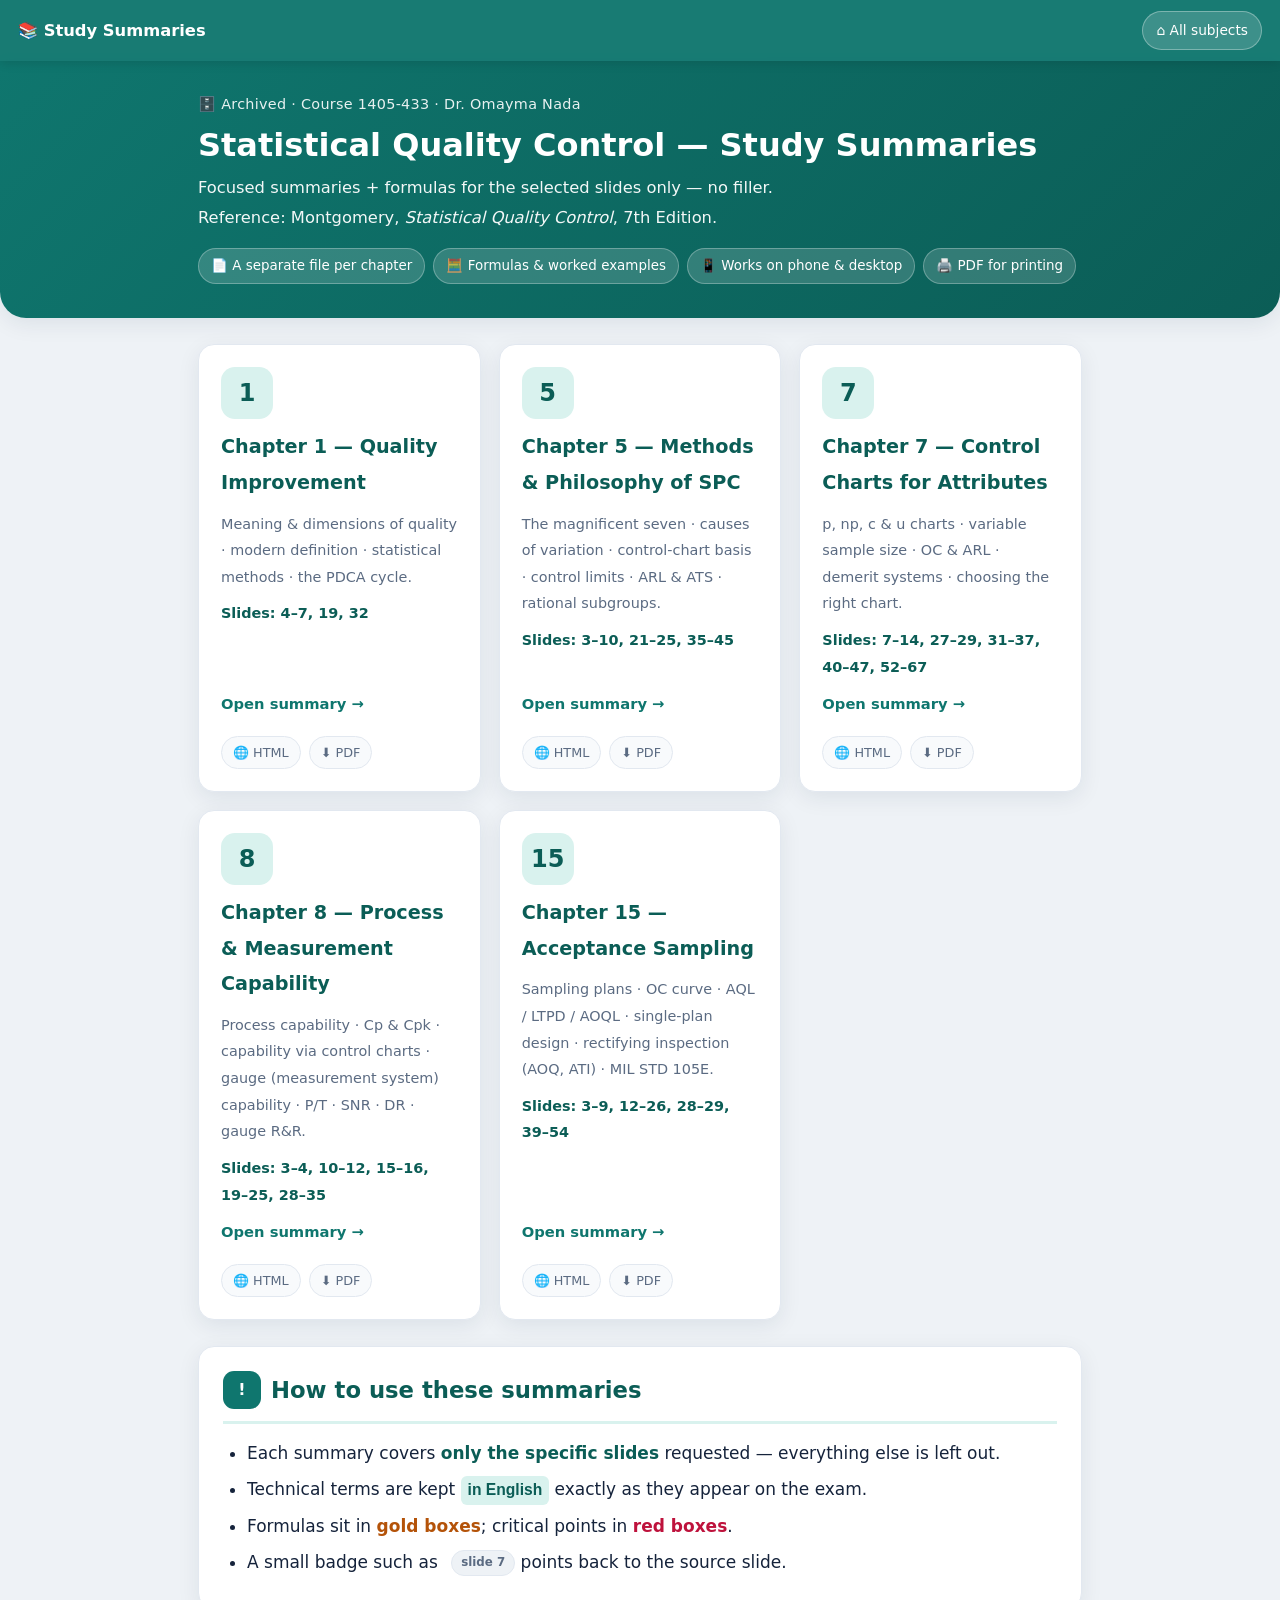
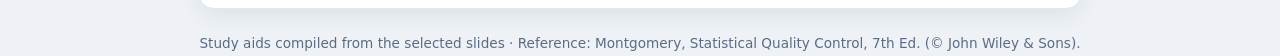
<file: docs/sqc.html>
<!DOCTYPE html>
<html lang="en" dir="ltr">
<head>
<meta charset="utf-8">
<meta name="viewport" content="width=device-width, initial-scale=1">
<title>SQC Study Summaries — 1405-433 (Archived)</title>
<meta name="description" content="Archived study summaries for Statistical Quality Control (1405-433): selected slides only, with formulas and worked examples. HTML + PDF.">
<link rel="stylesheet" href="assets/fonts.css">
<link rel="stylesheet" href="assets/styles.css">
</head>
<body dir="ltr">
<div class="topbar">
  <a class="brand" href="index.html">📚 Study Summaries</a>
  <span class="actions no-print">
    <a class="btn" href="index.html">⌂ All subjects</a>
  </span>
</div>

<header class="hero">
  <div class="wrap">
    <p class="eyebrow">🗄️ Archived · Course 1405-433 · Dr. Omayma Nada</p>
    <h1>Statistical Quality Control — Study Summaries</h1>
    <p class="sub">Focused summaries + formulas for the selected slides only — no filler.<br>Reference: Montgomery, <i>Statistical Quality Control</i>, 7th Edition.</p>
    <div class="chips">
      <span class="chip">📄 A separate file per chapter</span>
      <span class="chip">🧮 Formulas &amp; worked examples</span>
      <span class="chip">📱 Works on phone &amp; desktop</span>
      <span class="chip">🖨️ PDF for printing</span>
    </div>
  </div>
</header>

<main class="wrap">
  <div class="cards">
    <div class="card">
      <a class="card-main" href="chapter1.html">
        <span class="ico">1</span>
        <h3>Chapter 1 — Quality Improvement</h3>
        <p class="meta">Meaning &amp; dimensions of quality · modern definition · statistical methods · the PDCA cycle.</p>
        <p class="meta accent">Slides: 4–7, 19, 32</p>
        <span class="go">Open summary →</span>
      </a>
      <div class="dl-row no-print">
        <a class="dl" href="chapter1.html">🌐 HTML</a>
        <a class="dl" href="chapter1.pdf">⬇️ PDF</a>
      </div>
    </div>

    <div class="card">
      <a class="card-main" href="chapter5.html">
        <span class="ico">5</span>
        <h3>Chapter 5 — Methods &amp; Philosophy of SPC</h3>
        <p class="meta">The magnificent seven · causes of variation · control-chart basis · control limits · ARL &amp; ATS · rational subgroups.</p>
        <p class="meta accent">Slides: 3–10, 21–25, 35–45</p>
        <span class="go">Open summary →</span>
      </a>
      <div class="dl-row no-print">
        <a class="dl" href="chapter5.html">🌐 HTML</a>
        <a class="dl" href="chapter5.pdf">⬇️ PDF</a>
      </div>
    </div>

    <div class="card">
      <a class="card-main" href="chapter7.html">
        <span class="ico">7</span>
        <h3>Chapter 7 — Control Charts for Attributes</h3>
        <p class="meta">p, np, c &amp; u charts · variable sample size · OC &amp; ARL · demerit systems · choosing the right chart.</p>
        <p class="meta accent">Slides: 7–14, 27–29, 31–37, 40–47, 52–67</p>
        <span class="go">Open summary →</span>
      </a>
      <div class="dl-row no-print">
        <a class="dl" href="chapter7.html">🌐 HTML</a>
        <a class="dl" href="chapter7.pdf">⬇️ PDF</a>
      </div>
    </div>

    <div class="card">
      <a class="card-main" href="chapter8.html">
        <span class="ico">8</span>
        <h3>Chapter 8 — Process &amp; Measurement Capability</h3>
        <p class="meta">Process capability · Cp &amp; Cpk · capability via control charts · gauge (measurement system) capability · P/T · SNR · DR · gauge R&amp;R.</p>
        <p class="meta accent">Slides: 3–4, 10–12, 15–16, 19–25, 28–35</p>
        <span class="go">Open summary →</span>
      </a>
      <div class="dl-row no-print">
        <a class="dl" href="chapter8.html">🌐 HTML</a>
        <a class="dl" href="chapter8.pdf">⬇️ PDF</a>
      </div>
    </div>

    <div class="card">
      <a class="card-main" href="chapter15.html">
        <span class="ico">15</span>
        <h3>Chapter 15 — Acceptance Sampling</h3>
        <p class="meta">Sampling plans · OC curve · AQL / LTPD / AOQL · single-plan design · rectifying inspection (AOQ, ATI) · MIL STD 105E.</p>
        <p class="meta accent">Slides: 3–9, 12–26, 28–29, 39–54</p>
        <span class="go">Open summary →</span>
      </a>
      <div class="dl-row no-print">
        <a class="dl" href="chapter15.html">🌐 HTML</a>
        <a class="dl" href="chapter15.pdf">⬇️ PDF</a>
      </div>
    </div>
  </div>

  <section>
    <h2><span class="num">!</span> How to use these summaries</h2>
    <ul>
      <li>Each summary covers <strong>only the specific slides</strong> requested — everything else is left out.</li>
      <li>Technical terms are kept <span class="term">in English</span> exactly as they appear on the exam.</li>
      <li>Formulas sit in <span style="color:var(--accent);font-weight:700">gold boxes</span>; critical points in <span style="color:var(--rose);font-weight:700">red boxes</span>.</li>
      <li>A small badge such as <span class="slide-ref">slide 7</span> points back to the source slide.</li>
    </ul>
  </section>
</main>

<footer class="wrap">
  Study aids compiled from the selected slides · Reference: Montgomery, Statistical Quality Control, 7th Ed. (© John Wiley &amp; Sons).
</footer>
</body>
</html>
</file>
<file: docs/assets/fonts.css>
/* Embedded Tajawal (Arabic) - self-contained */
@font-face{font-family:'Tajawal';font-weight:400;font-style:normal;font-display:swap;src:url([data-uri]) format('woff2');}
@font-face{font-family:'Tajawal';font-weight:700;font-style:normal;font-display:swap;src:url([data-uri]) format('woff2');}
</file>
<file: docs/assets/styles.css>
/* ===========================================================
   ملخصات مادة ضبط الجودة الإحصائي — الثيم المشترك
   Statistical Quality Control — study summaries theme
   =========================================================== */
:root{
  --bg:#eef2f6; --surface:#ffffff; --surface-2:#f8fafc;
  --ink:#15233b; --muted:#5b6b82; --line:#e2e8f0;
  --primary:#0f766e; --primary-d:#0b5d56; --primary-soft:#d9f2ee;
  --accent:#b45309; --accent-soft:#fdf1e0;
  --rose:#be123c; --rose-soft:#fde4ea;
  --blue:#1d4ed8; --blue-soft:#e3ecfe;
  --green:#15803d; --green-soft:#e3f5e8;
  --violet:#6d28d9; --violet-soft:#efe7fd;
  --radius:16px; --shadow:0 6px 22px rgba(15,35,59,.08);
  --mono:'DejaVu Sans Mono',ui-monospace,Menlo,Consolas,monospace;
  --formula:'DejaVu Sans','Segoe UI',Tahoma,Arial,sans-serif;
}
*{box-sizing:border-box}
html{scroll-behavior:smooth}
body{
  margin:0; background:var(--bg); color:var(--ink);
  font-family:'Tajawal','Segoe UI',Tahoma,Arial,sans-serif;
  font-size:17px; line-height:1.85; -webkit-font-smoothing:antialiased;
  overflow-x:hidden;
}
.wrap{max-width:920px; margin:0 auto; padding:0 18px}

/* English (LTR) documents use a clean Latin font stack */
body[dir="ltr"]{font-family:'Segoe UI',system-ui,-apple-system,Roboto,Helvetica,Arial,sans-serif}

/* ---------- Top bar ---------- */
.topbar{
  position:sticky; top:0; z-index:50;
  background:rgba(15,118,110,.96); color:#fff; backdrop-filter:blur(6px);
  display:flex; align-items:center; justify-content:space-between; gap:12px;
  padding:11px 18px; box-shadow:0 2px 10px rgba(0,0,0,.12);
}
.topbar .brand{font-weight:700; font-size:1.02rem; display:flex; align-items:center; gap:8px}
.topbar a{color:#fff; text-decoration:none}
.topbar .actions{display:flex; gap:8px; flex-wrap:wrap}
.btn{
  display:inline-flex; align-items:center; gap:6px; cursor:pointer;
  background:rgba(255,255,255,.16); color:#fff; border:1px solid rgba(255,255,255,.32);
  padding:6px 13px; border-radius:999px; font-size:.86rem; font-family:inherit;
  text-decoration:none; transition:.15s;
}
.btn:hover{background:rgba(255,255,255,.28)}
.btn-solid{background:#fff; color:var(--primary-d); border-color:#fff; font-weight:700}

/* ---------- Hero ---------- */
.hero{
  background:linear-gradient(135deg,var(--primary) 0%,var(--primary-d) 100%);
  color:#fff; border-radius:0 0 26px 26px; padding:30px 0 34px; margin-bottom:26px;
  box-shadow:var(--shadow);
}
.hero .eyebrow{opacity:.9; font-size:.9rem; letter-spacing:.02em; margin:0 0 6px}
.hero h1{margin:0 0 6px; font-size:2rem; line-height:1.35; font-weight:800}
.hero .sub{opacity:.95; margin:.2rem 0 14px; font-size:1.02rem}
.chips{display:flex; flex-wrap:wrap; gap:8px; margin-top:12px}
.chip{
  background:rgba(255,255,255,.16); border:1px solid rgba(255,255,255,.28);
  padding:5px 12px; border-radius:999px; font-size:.84rem;
}
.chip b{font-weight:700}

/* ---------- TOC ---------- */
.toc{
  background:var(--surface); border:1px solid var(--line); border-radius:var(--radius);
  padding:16px 20px; margin-bottom:26px; box-shadow:var(--shadow);
}
.toc h2{margin:.1rem 0 .6rem; font-size:1.05rem; color:var(--primary-d)}
.toc ol{margin:0; padding-inline-start:1.3rem}
.toc li{margin:.25rem 0}
.toc a{color:var(--ink); text-decoration:none; border-bottom:1px dashed var(--line)}
.toc a:hover{color:var(--primary); border-color:var(--primary)}

/* ---------- Sections ---------- */
section{
  background:var(--surface); border:1px solid var(--line); border-radius:var(--radius);
  padding:22px 24px; margin-bottom:22px; box-shadow:var(--shadow);
}
section>h2{
  margin:0 0 14px; font-size:1.42rem; color:var(--primary-d); font-weight:800;
  display:flex; align-items:center; gap:10px; padding-bottom:10px;
  border-bottom:3px solid var(--primary-soft);
}
section>h2 .num{
  background:var(--primary); color:#fff; width:38px; height:38px; flex:0 0 38px;
  border-radius:11px; display:grid; place-items:center; font-size:1rem; font-weight:700;
}
h3{font-size:1.12rem; color:var(--ink); margin:1.3rem 0 .5rem; font-weight:700}
p{margin:.55rem 0}
ul,ol{margin:.5rem 0; padding-inline-start:1.5rem}
li{margin:.3rem 0}
strong{color:var(--primary-d)}

/* ---------- English / Latin inline ---------- */
.en{direction:ltr; unicode-bidi:isolate; font-family:'Segoe UI',Arial,sans-serif}
.term{
  direction:ltr; unicode-bidi:isolate; display:inline-block;
  background:var(--primary-soft); color:var(--primary-d); font-weight:700;
  padding:0 7px; border-radius:6px; font-size:.92em; font-family:'Segoe UI',Arial,sans-serif;
}

/* ---------- Callout boxes ---------- */
.box{border-radius:12px; padding:14px 16px 14px 16px; margin:14px 0;
     border:1px solid var(--line); position:relative}
.box .tag{display:inline-flex; align-items:center; gap:6px; font-weight:700;
          font-size:.86rem; padding:2px 10px; border-radius:999px; margin-bottom:6px}
.box p:last-child,.box ul:last-child,.box ol:last-child{margin-bottom:0}

.def{background:var(--surface-2); border-inline-start:5px solid var(--primary)}
.def .tag{background:var(--primary-soft); color:var(--primary-d)}
.important{background:var(--rose-soft); border-inline-start:5px solid var(--rose)}
.important .tag{background:#fff; color:var(--rose)}
.note{background:var(--blue-soft); border-inline-start:5px solid var(--blue)}
.note .tag{background:#fff; color:var(--blue)}
.example{background:var(--green-soft); border-inline-start:5px solid var(--green)}
.example .tag{background:#fff; color:var(--green)}
.tip{background:var(--violet-soft); border-inline-start:5px solid var(--violet)}
.tip .tag{background:#fff; color:var(--violet)}

/* ---------- Formula boxes ---------- */
.formula{
  background:var(--accent-soft); border:1px solid #f1d4a6;
  border-inline-start:5px solid var(--accent); border-radius:12px;
  padding:14px 18px; margin:16px 0; display:flex; align-items:center;
  justify-content:center; gap:14px; flex-wrap:wrap; position:relative;
}
.formula .tag{position:absolute; inset-block-start:8px; inset-inline-start:12px;
  background:#fff; color:var(--accent); font-weight:700; font-size:.78rem;
  padding:1px 9px; border-radius:999px}
.formula .eq{
  direction:ltr; unicode-bidi:isolate; font-family:var(--formula);
  font-size:1.5rem; color:#3b2a12; padding:8px 4px; text-align:center;
}
.formula .eqno{color:var(--muted); font-size:.85rem; direction:ltr}
.formula.small .eq{font-size:1.22rem}

/* fraction + math helpers */
.frac{display:inline-flex; flex-direction:column; vertical-align:middle;
      text-align:center; margin:0 .15em}
.frac>span:first-child{border-bottom:1.6px solid currentColor; padding:0 .4em}
.frac>span:last-child{padding:0 .4em}
.over{text-decoration:overline}
.sqrt{border-top:1.6px solid currentColor; padding:0 .2em; margin-inline-start:.1em}

/* ---------- Tables ---------- */
.tablewrap{overflow-x:auto; margin:14px 0; border-radius:12px; border:1px solid var(--line)}
table{border-collapse:collapse; width:100%; font-size:.96rem; background:#fff}
th,td{padding:9px 12px; text-align:start; border-bottom:1px solid var(--line)}
thead th{background:var(--primary); color:#fff; font-weight:700}
tbody tr:nth-child(even){background:var(--surface-2)}
td .term,th .term{font-size:.86em}

/* numbered framework list */
.steps{counter-reset:step; list-style:none; padding:0; margin:12px 0}
.steps>li{position:relative; padding-inline-start:44px; margin:.6rem 0}
.steps>li::before{
  counter-increment:step; content:counter(step);
  position:absolute; inset-inline-start:0; top:0;
  width:30px; height:30px; background:var(--primary-soft); color:var(--primary-d);
  border-radius:9px; display:grid; place-items:center; font-weight:700; font-size:.9rem;
}

/* slide reference badge */
.slide-ref{
  display:inline-block; background:#eef2f6; color:var(--muted);
  border:1px solid var(--line); border-radius:999px; padding:1px 9px;
  font-size:.74rem; font-weight:700; margin-inline-start:8px; vertical-align:middle;
}

/* key-points grid */
.kpis{display:grid; grid-template-columns:repeat(auto-fit,minmax(150px,1fr)); gap:12px; margin:14px 0}
.kpi{background:var(--surface-2); border:1px solid var(--line); border-radius:12px; padding:12px 14px; text-align:center}
.kpi .v{font-size:1.5rem; font-weight:800; color:var(--primary-d); direction:ltr; font-family:var(--formula)}
.kpi .l{font-size:.82rem; color:var(--muted); margin-top:2px}

/* ---------- Footer ---------- */
footer{color:var(--muted); font-size:.85rem; text-align:center; padding:24px 12px 40px}
footer a{color:var(--primary)}

/* ---------- Index landing cards ---------- */
.cards{display:grid; grid-template-columns:repeat(auto-fit,minmax(260px,1fr)); gap:18px; margin:8px 0 26px}
.card{
  background:var(--surface); border:1px solid var(--line); border-radius:var(--radius);
  padding:22px; box-shadow:var(--shadow); display:flex; flex-direction:column; gap:12px;
  transition:.18s;
}
.card:hover{transform:translateY(-3px); box-shadow:0 14px 30px rgba(15,35,59,.14); border-color:var(--primary)}
.card-main{display:flex; flex-direction:column; gap:10px; text-decoration:none; color:var(--ink); flex:1}
.card .ico{width:52px; height:52px; border-radius:14px; background:var(--primary-soft);
  color:var(--primary-d); display:grid; place-items:center; font-size:1.5rem; font-weight:800}
.card h3{margin:0; color:var(--primary-d); font-size:1.2rem; overflow-wrap:break-word}
.card .meta{color:var(--muted); font-size:.9rem; margin:0}
.card .meta.accent{color:var(--primary-d); font-weight:700}
.card .go{margin-top:auto; color:var(--primary); font-weight:700; font-size:.92rem}
.dl-row{display:flex; gap:8px; flex-wrap:wrap; margin-top:6px}
.dl{font-size:.8rem; padding:4px 11px; border-radius:999px; border:1px solid var(--line);
    background:var(--surface-2); color:var(--muted); text-decoration:none}
.dl:hover{border-color:var(--primary); color:var(--primary)}

/* ---------- Responsive ---------- */
@media (max-width:600px){
  body{font-size:16px}
  .hero h1{font-size:1.55rem}
  section{padding:18px 15px}
  section>h2{font-size:1.2rem}
  .formula .eq{font-size:1.25rem}
}

/* ---------- Print / PDF ---------- */
@page{size:A4; margin:14mm 13mm}
@media print{
  body{background:#fff; font-size:12.5pt; line-height:1.7}
  .topbar,.no-print{display:none !important}
  .wrap{max-width:none; padding:0}
  .hero{border-radius:0; box-shadow:none; -webkit-print-color-adjust:exact; print-color-adjust:exact;
        margin-bottom:14px; padding:18px 16px}
  section{box-shadow:none; border:1px solid #d9e0ea; break-inside:avoid; page-break-inside:avoid; margin-bottom:14px}
  .box,.formula,.tablewrap,.kpi{break-inside:avoid; page-break-inside:avoid}
  h2,h3{break-after:avoid}
  *{-webkit-print-color-adjust:exact; print-color-adjust:exact}
  .toc{break-after:avoid}
  a{color:inherit; text-decoration:none}
}
</file>
